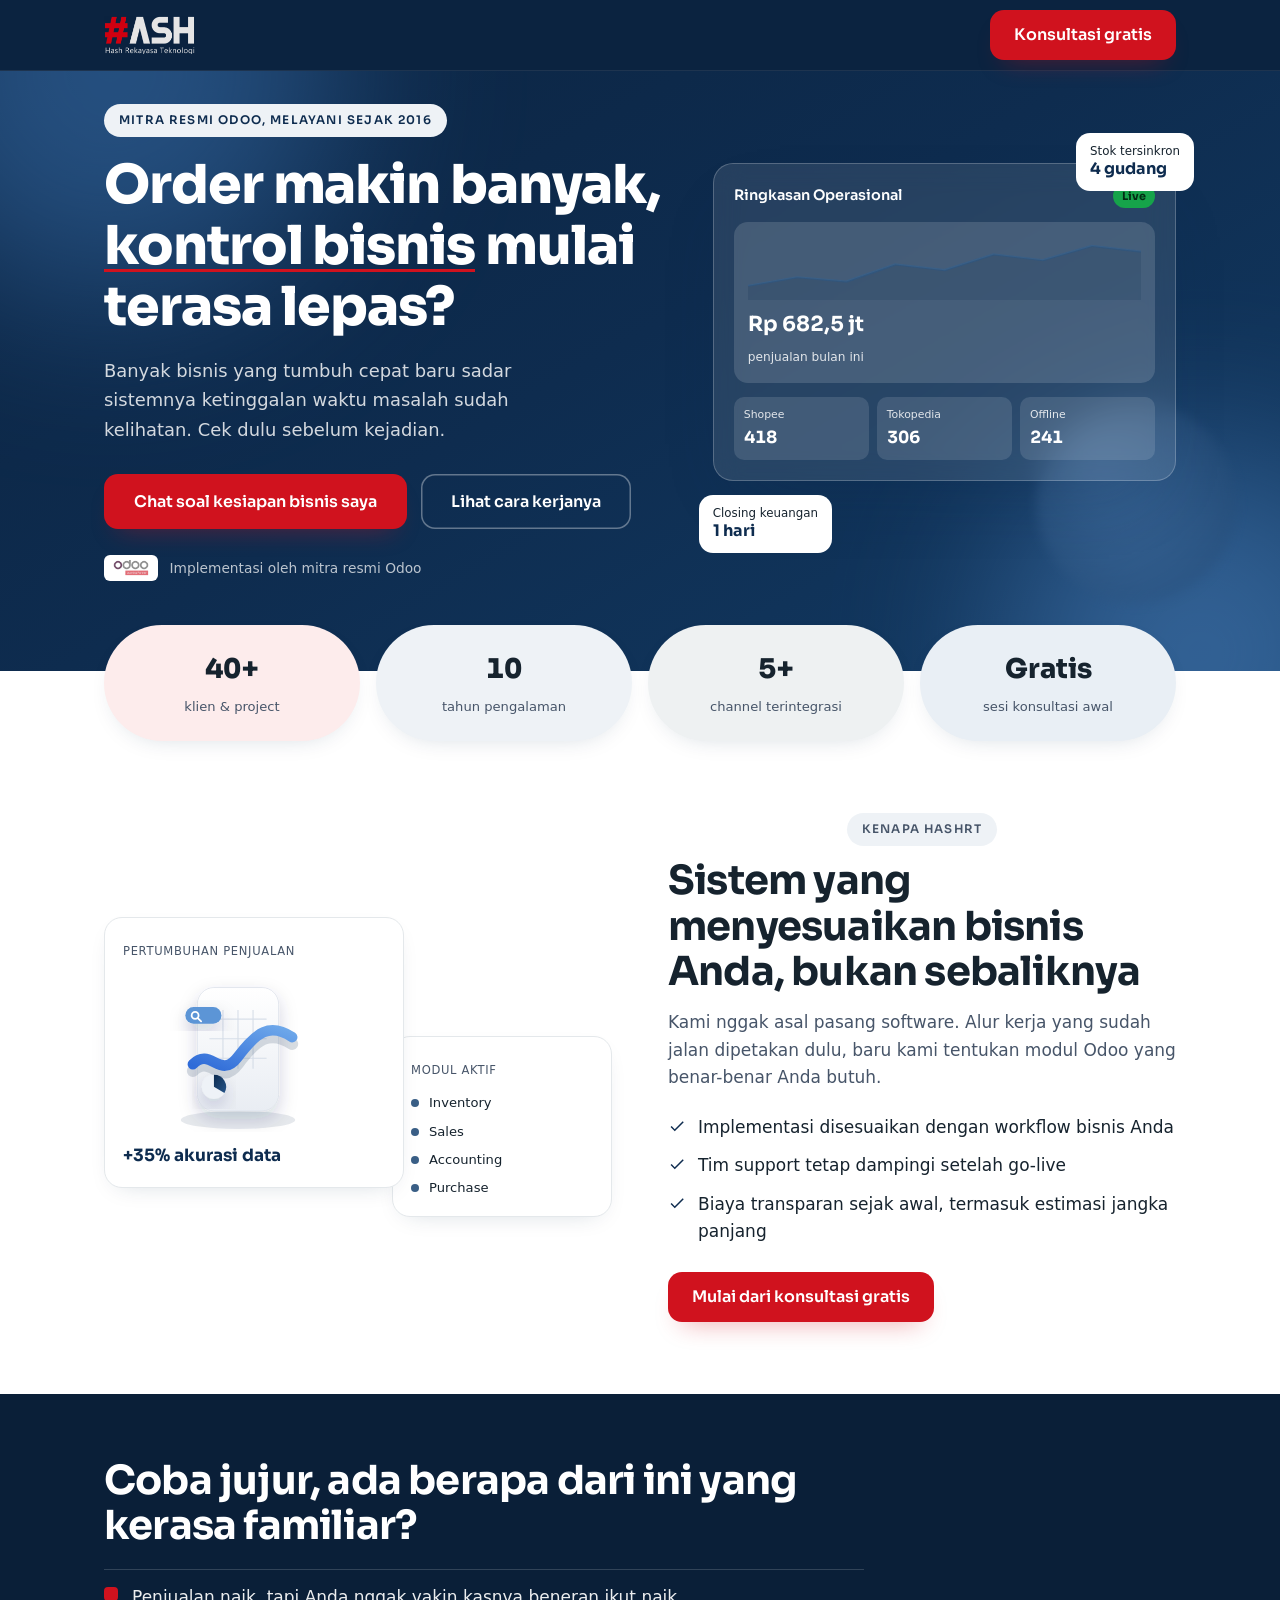
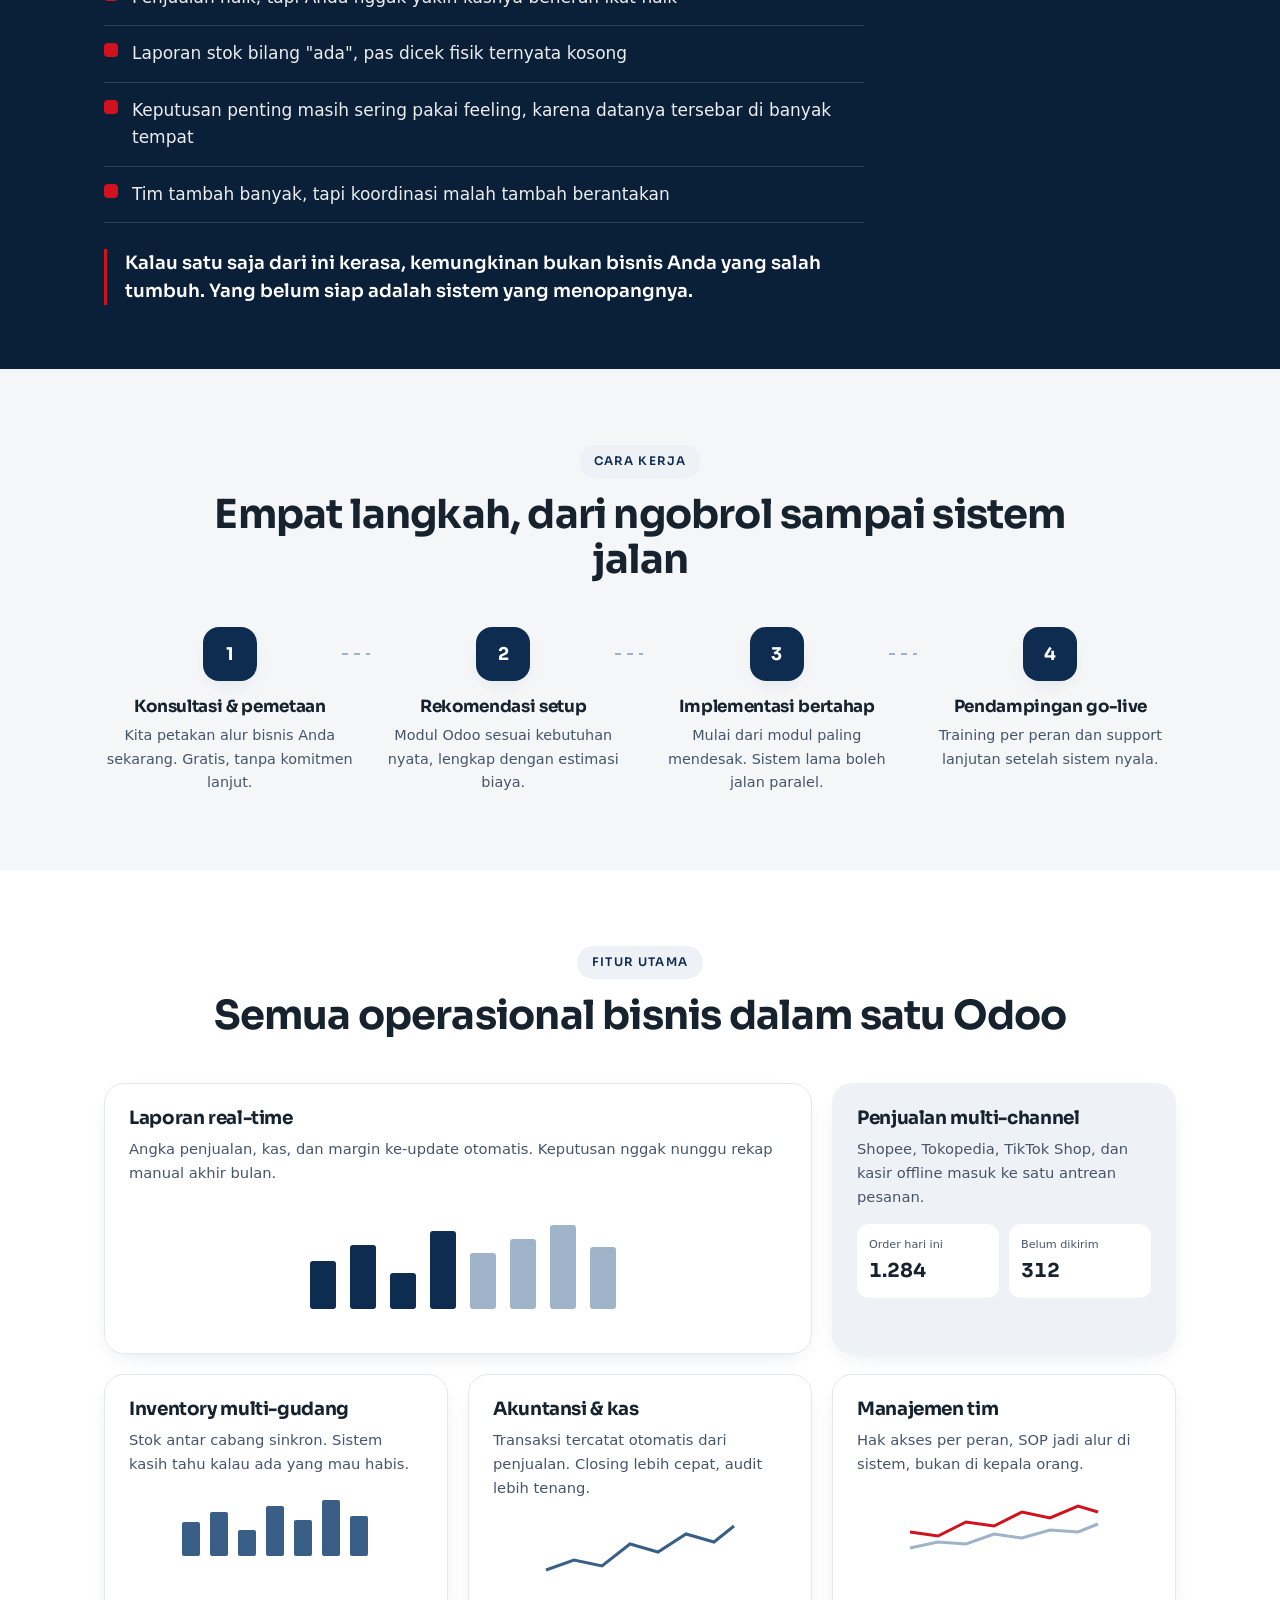
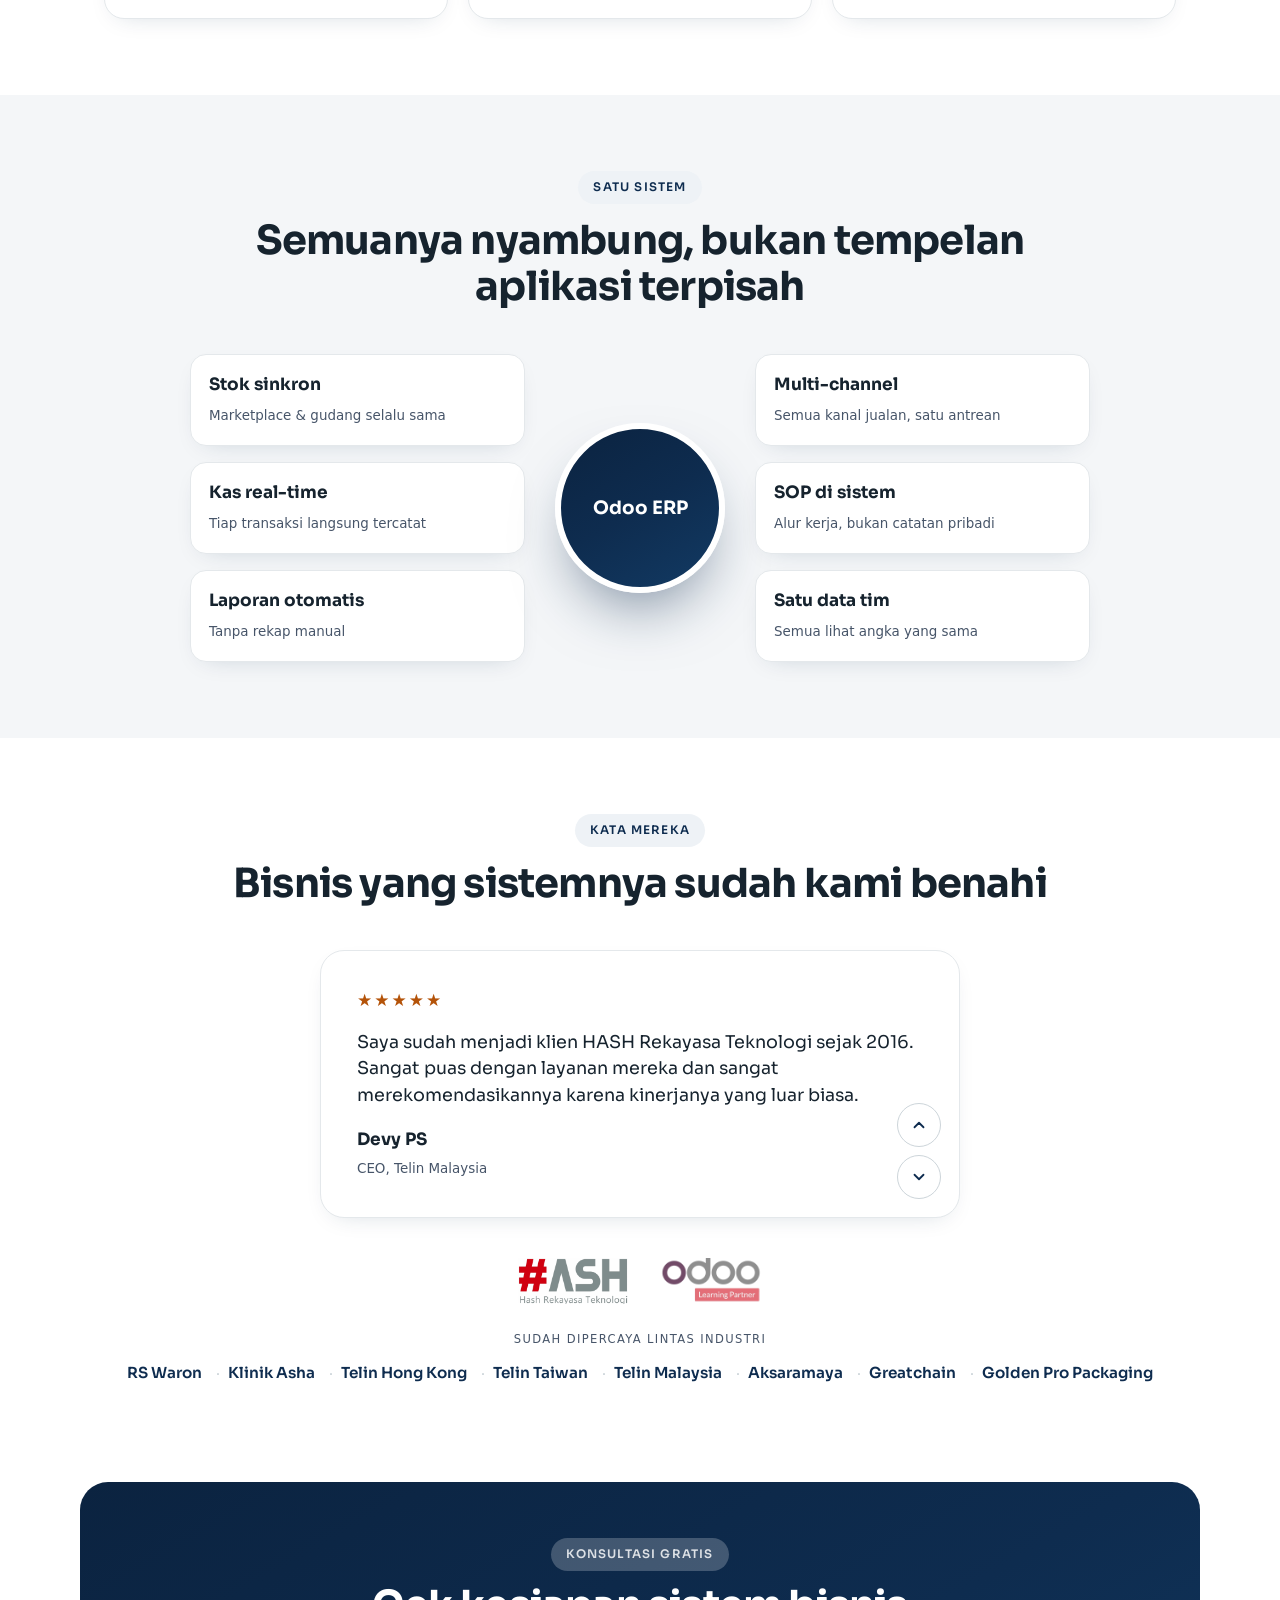
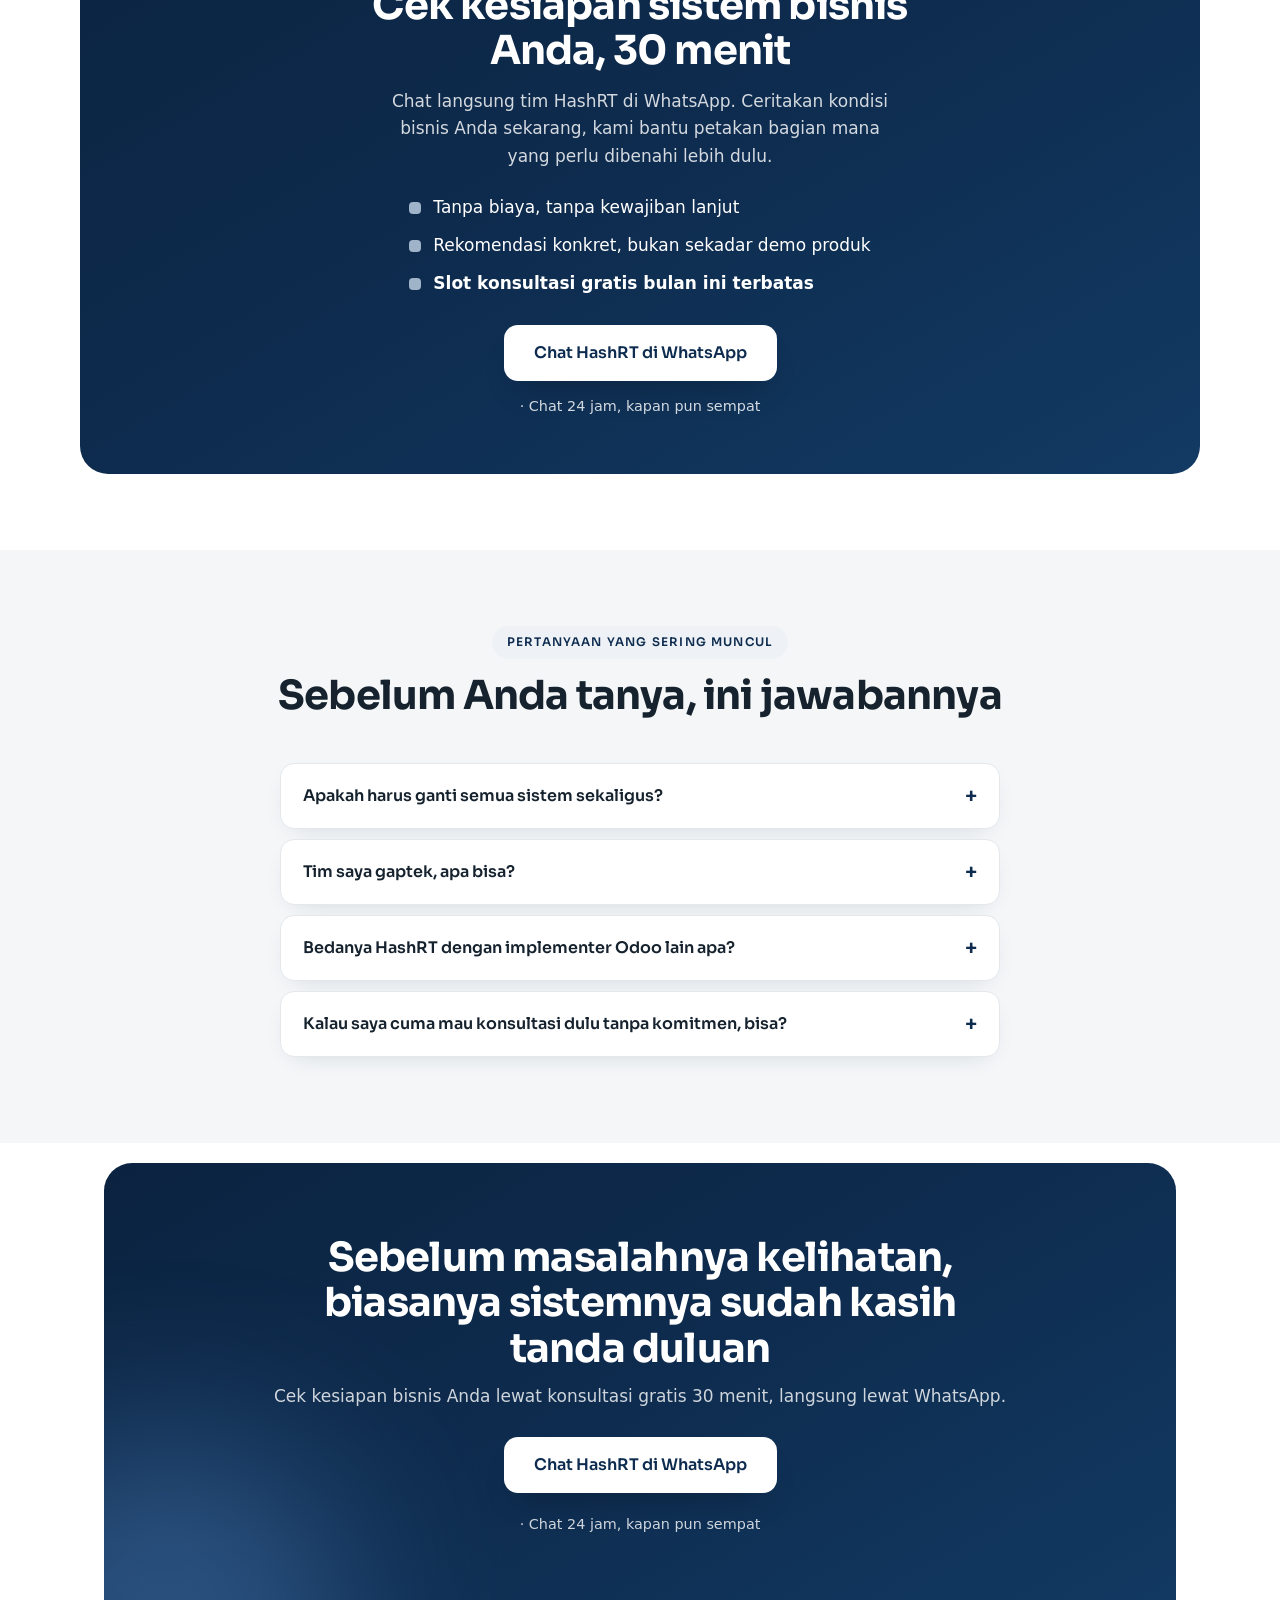
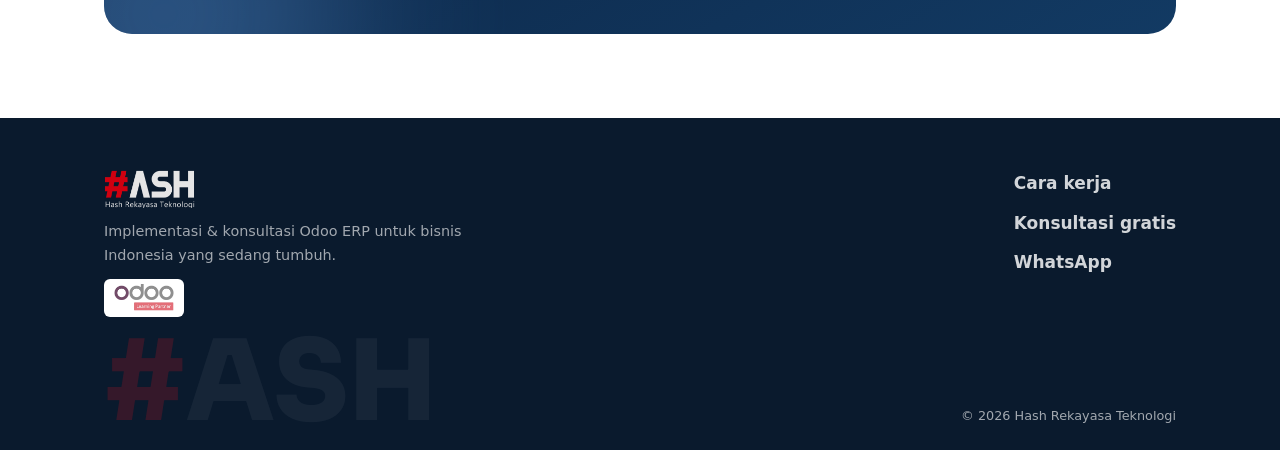
<file: index.html>
<!doctype html>
<html lang="id">
<head>
<meta charset="utf-8" />
<meta name="viewport" content="width=device-width, initial-scale=1" />
<link rel="icon" href="/favicon.svg" type="image/svg+xml" />

<!-- Buka koneksi ke server tracking sejak awal. Waktu tombol WhatsApp diklik,
     DNS + TLS sudah beres, jadi event konversi langsung terkirim tanpa nunggu
     handshake — penting di HP karena browser cepat ke-background begitu
     aplikasi WhatsApp kebuka. -->
<link rel="preconnect" href="https://www.googletagmanager.com" crossorigin />
<link rel="preconnect" href="https://connect.facebook.net" crossorigin />
<link rel="preconnect" href="https://www.facebook.com" crossorigin />

<!-- Google Tag Manager -->
<script>(function(w,d,s,l,i){w[l]=w[l]||[];w[l].push({'gtm.start':
new Date().getTime(),event:'gtm.js'});var f=d.getElementsByTagName(s)[0],
j=d.createElement(s),dl=l!='dataLayer'?'&l='+l:'';j.async=true;j.src=
'https://www.googletagmanager.com/gtm.js?id='+i+dl;f.parentNode.insertBefore(j,f);
})(window,document,'script','dataLayer','GTM-NKPFBLZN');</script>
<!-- End Google Tag Manager -->
<title>HashRT - Cek Kesiapan Sistem Bisnis Anda</title>
<meta name="description" content="Bisnis tumbuh cepat, sistem sering ketinggalan. Diskusi gratis bareng HashRT soal kesiapan Odoo ERP untuk bisnis multi cabang & multi channel." />
<link rel="canonical" href="./" />

<meta property="og:type" content="website" />
<meta property="og:title" content="HashRT - Cek Kesiapan Sistem Bisnis Anda" />
<meta property="og:description" content="Order makin banyak, kontrol bisnis mulai terasa lepas? Cek kesiapan sistemnya sebelum jadi masalah." />
<meta property="og:image" content="assets/og-image.webp" />
<meta property="og:image:width" content="1920" />
<meta property="og:image:height" content="1080" />
<meta name="twitter:card" content="summary_large_image" />

<link rel="preconnect" href="https://fonts.googleapis.com" />
<link rel="preconnect" href="https://fonts.gstatic.com" crossorigin />
<link href="https://fonts.googleapis.com/css2?family=Sora:wght@400;500;600;700;800&display=swap" rel="stylesheet" />
<link rel="stylesheet" href="styles.css" />
</head>
<body>
<!-- Google Tag Manager (noscript) -->
<noscript><iframe src="https://www.googletagmanager.com/ns.html?id=GTM-NKPFBLZN"
height="0" width="0" style="display:none;visibility:hidden"></iframe></noscript>
<!-- End Google Tag Manager (noscript) -->

<header class="topbar">
  <div class="wrap topbar__inner">
    <a class="brand" data-cta="logo" href="#top" aria-label="Hash Rekayasa Teknologi">
      <img class="brand__logo" src="assets/logo-white.webp" alt="Hash Rekayasa Teknologi" width="720" height="329"
           onload="this.nextElementSibling.hidden=true" onerror="this.remove()" />
      <span class="wordmark"><span class="hash">#</span>ASH</span>
    </a>
    <a class="btn btn--pill" data-fill="wa-link" href="https://wa.me/62818422230" target="_blank" rel="noopener" data-cta="topbar">Konsultasi gratis</a>
  </div>
</header>

<main id="top">

  <!-- ============ HERO ============ -->
  <section class="hero">
    <div class="hero__glow hero__glow--1" aria-hidden="true"></div>
    <div class="hero__glow hero__glow--2" aria-hidden="true"></div>
    <div class="wrap hero__grid">
      <div class="hero__copy">
        <p class="pill-tag">Mitra resmi Odoo, melayani sejak 2016</p>

        <h1 class="hero__headline">
          Order makin banyak, <span class="grad">kontrol bisnis</span> mulai terasa lepas?
        </h1>

        <p class="hero__sub">
          Banyak bisnis yang tumbuh cepat baru sadar sistemnya ketinggalan waktu masalah sudah kelihatan. Cek dulu sebelum kejadian.
        </p>

        <div class="hero__actions">
          <a class="btn btn--lg btn--pill" data-fill="wa-link" href="https://wa.me/62818422230" target="_blank" rel="noopener" data-cta="hero">Chat soal kesiapan bisnis saya</a>
          <a class="btn btn--ghost btn--lg btn--pill" href="#cara-kerja" data-cta="hero-secondary">Lihat cara kerjanya</a>
        </div>

        <p class="hero__note">
          <img src="assets/odoo-partner.webp" alt="Odoo Learning Partner" width="480" height="216" onerror="this.remove()" />
          <span>Implementasi oleh mitra resmi Odoo</span>
        </p>
      </div>

      <div class="hero__stage" aria-hidden="true">
        <div class="glass-card glass-card--main">
          <div class="glass-card__head">
            <span>Ringkasan Operasional</span><em>Live</em>
          </div>
          <div class="spark">
            <svg viewBox="0 0 240 90" preserveAspectRatio="none">
              <polyline points="0,70 30,58 60,64 90,40 120,48 150,26 180,34 210,14 240,22"
                        fill="none" stroke="#3a5f86" stroke-width="3"/>
              <polygon points="0,70 30,58 60,64 90,40 120,48 150,26 180,34 210,14 240,22 240,90 0,90" fill="rgba(14,44,79,.18)"/>
            </svg>
            <b>Rp 682,5 jt</b><span>penjualan bulan ini</span>
          </div>
          <div class="glass-card__rows">
            <div><span>Shopee</span><b>418</b></div>
            <div><span>Tokopedia</span><b>306</b></div>
            <div><span>Offline</span><b>241</b></div>
          </div>
        </div>
        <div class="chip chip--a">Stok tersinkron<br><b>4 gudang</b></div>
        <div class="chip chip--b">Closing keuangan<br><b>1 hari</b></div>
        <div class="orb" aria-hidden="true"></div>
      </div>
    </div>
  </section>

  <!-- ============ STATS PILLS ============ -->
  <section class="stats">
    <div class="wrap stats__row">
      <div class="stat-pill stat-pill--pink"><b data-fill="clients">40+</b><span>klien &amp; project</span></div>
      <div class="stat-pill stat-pill--violet"><b data-fill="years">10</b><span>tahun pengalaman</span></div>
      <div class="stat-pill stat-pill--mint"><b data-fill="channels">5+</b><span>channel terintegrasi</span></div>
      <div class="stat-pill stat-pill--sky"><b>Gratis</b><span>sesi konsultasi awal</span></div>
    </div>
  </section>

  <!-- ============ WHY ============ -->
  <section class="why">
    <div class="wrap why__grid">
      <div class="why__visual" aria-hidden="true">
        <div class="mini-panel mini-panel--1">
          <span class="mini-panel__label">Pertumbuhan penjualan</span>
          <svg class="mini-panel__art" viewBox="0 0 240 210" xmlns="http://www.w3.org/2000/svg" aria-hidden="true">
            <defs>
              <linearGradient id="mpFace" x1="0" y1="0" x2="0" y2="1">
                <stop offset="0" stop-color="#ffffff"/><stop offset="1" stop-color="#e9edf3"/>
              </linearGradient>
              <linearGradient id="mpLine" x1="0" y1="1" x2="1" y2="0">
                <stop offset="0" stop-color="#2f6bd8"/><stop offset="1" stop-color="#6ea8ea"/>
              </linearGradient>
              <linearGradient id="mpPie" x1="0" y1="0" x2="1" y2="1">
                <stop offset="0" stop-color="#0e2c4f"/><stop offset="1" stop-color="#26548a"/>
              </linearGradient>
              <filter id="mpSoft" x="-40%" y="-40%" width="180%" height="180%">
                <feDropShadow dx="0" dy="10" stdDeviation="12" flood-color="#0e2c4f" flood-opacity="0.18"/>
              </filter>
            </defs>
            <ellipse cx="120" cy="194" rx="76" ry="12" fill="#0e2c4f" opacity="0.10"/>
            <g filter="url(#mpSoft)">
              <rect x="66" y="18" width="108" height="164" rx="22" fill="url(#mpFace)" stroke="#dbe1ea"/>
            </g>
            <g stroke="#c9d3e0" stroke-width="1.5" opacity="0.7">
              <line x1="82" y1="60" x2="158" y2="60"/><line x1="82" y1="86" x2="158" y2="86"/><line x1="82" y1="112" x2="158" y2="112"/>
              <line x1="100" y1="48" x2="100" y2="126"/><line x1="120" y1="48" x2="120" y2="126"/><line x1="140" y1="48" x2="140" y2="126"/>
            </g>
            <path d="M60 120 C 84 96, 96 142, 120 110 S 162 64, 192 84" fill="none" stroke="#0e2c4f" stroke-opacity="0.16" stroke-width="16" stroke-linecap="round" transform="translate(0,9)"/>
            <path d="M60 120 C 84 96, 96 142, 120 110 S 162 64, 192 84" fill="none" stroke="url(#mpLine)" stroke-width="14" stroke-linecap="round"/>
            <g filter="url(#mpSoft)"><circle cx="88" cy="150" r="16" fill="#eef2f7"/></g>
            <path d="M88 150 L88 134 A16 16 0 0 1 102 158 Z" fill="url(#mpPie)"/>
            <g filter="url(#mpSoft)"><rect x="50" y="44" width="48" height="22" rx="11" fill="#5c95d6"/></g>
            <circle cx="63" cy="55" r="4.6" fill="none" stroke="#fff" stroke-width="2.4"/>
            <line x1="66.5" y1="58.5" x2="71" y2="63" stroke="#fff" stroke-width="2.4" stroke-linecap="round"/>
          </svg>
          <b>+35% akurasi data</b>
        </div>
        <div class="mini-panel mini-panel--2">
          <span class="mini-panel__label">Modul aktif</span>
          <ul>
            <li>Inventory</li><li>Sales</li><li>Accounting</li><li>Purchase</li>
          </ul>
        </div>
      </div>
      <div class="why__copy">
        <p class="pill-tag pill-tag--center">Kenapa HashRT</p>
        <h2>Sistem yang menyesuaikan bisnis Anda, bukan sebaliknya</h2>
        <p>Kami nggak asal pasang software. Alur kerja yang sudah jalan dipetakan dulu, baru kami tentukan modul Odoo yang benar-benar Anda butuh.</p>
        <ul class="ticks">
          <li>Implementasi disesuaikan dengan workflow bisnis Anda</li>
          <li>Tim support tetap dampingi setelah go-live</li>
          <li>Biaya transparan sejak awal, termasuk estimasi jangka panjang</li>
        </ul>
        <a class="btn btn--pill" data-fill="wa-link" href="https://wa.me/62818422230" target="_blank" rel="noopener" data-cta="why">Mulai dari konsultasi gratis</a>
      </div>
    </div>
  </section>

  <!-- ============ PROBLEM ============ -->
  <section class="problem">
    <div class="wrap">
      <div class="problem__card">
        <h2>Coba jujur, ada berapa dari ini yang kerasa familiar?</h2>
        <ul class="checklist">
          <li>Penjualan naik, tapi Anda nggak yakin kasnya beneran ikut naik</li>
          <li>Laporan stok bilang "ada", pas dicek fisik ternyata kosong</li>
          <li>Keputusan penting masih sering pakai feeling, karena datanya tersebar di banyak tempat</li>
          <li>Tim tambah banyak, tapi koordinasi malah tambah berantakan</li>
        </ul>
        <p class="problem__punch">Kalau satu saja dari ini kerasa, kemungkinan bukan bisnis Anda yang salah tumbuh. Yang belum siap adalah sistem yang menopangnya.</p>
      </div>
    </div>
  </section>

  <!-- ============ PROCESS ============ -->
  <section class="process" id="cara-kerja">
    <div class="wrap">
      <p class="pill-tag pill-tag--center">Cara kerja</p>
      <h2 class="center">Empat langkah, dari ngobrol sampai sistem jalan</h2>
      <ol class="process__steps">
        <li>
          <span class="process__icon">1</span>
          <h3>Konsultasi &amp; pemetaan</h3>
          <p>Kita petakan alur bisnis Anda sekarang. Gratis, tanpa komitmen lanjut.</p>
        </li>
        <li>
          <span class="process__icon">2</span>
          <h3>Rekomendasi setup</h3>
          <p>Modul Odoo sesuai kebutuhan nyata, lengkap dengan estimasi biaya.</p>
        </li>
        <li>
          <span class="process__icon">3</span>
          <h3>Implementasi bertahap</h3>
          <p>Mulai dari modul paling mendesak. Sistem lama boleh jalan paralel.</p>
        </li>
        <li>
          <span class="process__icon">4</span>
          <h3>Pendampingan go-live</h3>
          <p>Training per peran dan support lanjutan setelah sistem nyala.</p>
        </li>
      </ol>
    </div>
  </section>

  <!-- ============ FEATURES ============ -->
  <section class="features">
    <div class="wrap">
      <p class="pill-tag pill-tag--center">Fitur utama</p>
      <h2 class="center">Semua operasional bisnis dalam satu Odoo</h2>

      <div class="feat-grid">
        <article class="feat feat--wide">
          <h3>Laporan real-time</h3>
          <p>Angka penjualan, kas, dan margin ke-update otomatis. Keputusan nggak nunggu rekap manual akhir bulan.</p>
          <svg class="chart" viewBox="0 0 320 120" role="img" aria-label="Grafik pendapatan bulanan">
            <g fill="#0e2c4f">
              <rect x="12" y="60" width="26" height="48" rx="3"/>
              <rect x="52" y="44" width="26" height="64" rx="3"/>
              <rect x="92" y="72" width="26" height="36" rx="3"/>
              <rect x="132" y="30" width="26" height="78" rx="3"/>
            </g>
            <g fill="#9fb4c9">
              <rect x="172" y="52" width="26" height="56" rx="3"/>
              <rect x="212" y="38" width="26" height="70" rx="3"/>
              <rect x="252" y="24" width="26" height="84" rx="3"/>
              <rect x="292" y="46" width="26" height="62" rx="3"/>
            </g>
          </svg>
        </article>

        <article class="feat feat--pay">
          <h3>Penjualan multi-channel</h3>
          <p>Shopee, Tokopedia, TikTok Shop, dan kasir offline masuk ke satu antrean pesanan.</p>
          <div class="feat__mini">
            <div><span>Order hari ini</span><b>1.284</b></div>
            <div><span>Belum dikirim</span><b>312</b></div>
          </div>
        </article>

        <article class="feat">
          <h3>Inventory multi-gudang</h3>
          <p>Stok antar cabang sinkron. Sistem kasih tahu kalau ada yang mau habis.</p>
          <svg class="chart chart--sm" viewBox="0 0 200 70" aria-hidden="true"><g fill="#3a5f86"><rect x="6" y="30" width="18" height="34" rx="2"/><rect x="34" y="20" width="18" height="44" rx="2"/><rect x="62" y="38" width="18" height="26" rx="2"/><rect x="90" y="14" width="18" height="50" rx="2"/><rect x="118" y="28" width="18" height="36" rx="2"/><rect x="146" y="8" width="18" height="56" rx="2"/><rect x="174" y="24" width="18" height="40" rx="2"/></g></svg>
        </article>

        <article class="feat">
          <h3>Akuntansi &amp; kas</h3>
          <p>Transaksi tercatat otomatis dari penjualan. Closing lebih cepat, audit lebih tenang.</p>
          <svg class="chart chart--sm" viewBox="0 0 200 70" aria-hidden="true"><polyline points="6,54 34,44 62,50 90,28 118,36 146,18 174,26 194,10" fill="none" stroke="#3a5f86" stroke-width="3"/></svg>
        </article>

        <article class="feat">
          <h3>Manajemen tim</h3>
          <p>Hak akses per peran, SOP jadi alur di sistem, bukan di kepala orang.</p>
          <svg class="chart chart--sm" viewBox="0 0 200 70" aria-hidden="true"><polyline points="6,40 34,44 62,30 90,34 118,20 146,26 174,14 194,20" fill="none" stroke="#d0121e" stroke-width="3"/><polyline points="6,56 34,50 62,52 90,42 118,46 146,38 174,40 194,32" fill="none" stroke="#9fb4c9" stroke-width="3"/></svg>
        </article>
      </div>
    </div>
  </section>

  <!-- ============ HUB ============ -->
  <section class="hub">
    <div class="wrap">
      <p class="pill-tag pill-tag--center">Satu sistem</p>
      <h2 class="center">Semuanya nyambung, bukan tempelan aplikasi terpisah</h2>

      <div class="hub__wheel">
        <div class="hub__col">
          <div class="hub__node"><b>Stok sinkron</b><span>Marketplace &amp; gudang selalu sama</span></div>
          <div class="hub__node"><b>Kas real-time</b><span>Tiap transaksi langsung tercatat</span></div>
          <div class="hub__node"><b>Laporan otomatis</b><span>Tanpa rekap manual</span></div>
        </div>
        <div class="hub__center">
          <span>Odoo ERP</span>
        </div>
        <div class="hub__col">
          <div class="hub__node"><b>Multi-channel</b><span>Semua kanal jualan, satu antrean</span></div>
          <div class="hub__node"><b>SOP di sistem</b><span>Alur kerja, bukan catatan pribadi</span></div>
          <div class="hub__node"><b>Satu data tim</b><span>Semua lihat angka yang sama</span></div>
        </div>
      </div>
    </div>
  </section>

  <!-- ============ TESTIMONIALS ============ -->
  <section class="testi">
    <div class="wrap">
      <p class="pill-tag pill-tag--center">Kata mereka</p>
      <h2 class="center">Bisnis yang sistemnya sudah kami benahi</h2>

      <div class="testi__slider" data-fill="testimonials" role="group" aria-roledescription="carousel" aria-label="Testimoni klien">
        <div class="testi__track" aria-live="polite">
          <figure class="testi__slide is-active" role="group" aria-roledescription="slide" aria-label="1 dari 2">
            <div class="stars" role="img" aria-label="Penilaian 5 dari 5">★★★★★</div>
            <blockquote>Saya sudah menjadi klien HASH Rekayasa Teknologi sejak 2016. Sangat puas dengan layanan mereka dan sangat merekomendasikannya karena kinerjanya yang luar biasa.</blockquote>
            <figcaption><b>Devy PS</b><span>CEO, Telin Malaysia</span></figcaption>
          </figure>
          <figure class="testi__slide" role="group" aria-roledescription="slide" aria-label="2 dari 2">
            <div class="stars" role="img" aria-label="Penilaian 5 dari 5">★★★★★</div>
            <blockquote>Yang membedakan HASH adalah kemampuannya memahami kebutuhan spesifik kami dan menyesuaikan solusinya. Hasilnya pas dengan kebutuhan perusahaan dan selalu melampaui ekspektasi.</blockquote>
            <figcaption><b>Kartia Rausen</b><span>CEO, Telin Taiwan</span></figcaption>
          </figure>
        </div>
        <div class="testi__nav">
          <button type="button" data-testi="prev" aria-label="Testimoni sebelumnya">
            <svg viewBox="0 0 24 24" aria-hidden="true"><path d="M18 15l-6-6-6 6"/></svg>
          </button>
          <button type="button" data-testi="next" aria-label="Testimoni berikutnya">
            <svg viewBox="0 0 24 24" aria-hidden="true"><path d="M6 9l6 6 6-6"/></svg>
          </button>
        </div>
      </div>

      <div class="partners">
        <img src="assets/logo-color.webp" alt="Hash Rekayasa Teknologi" width="720" height="329" onerror="this.remove()" />
        <img src="assets/odoo-partner.webp" alt="Odoo Learning Partner" width="480" height="216" onerror="this.remove()" />
      </div>

      <div class="clients">
        <p class="clients__label">Sudah dipercaya lintas industri</p>
        <ul class="clients__list">
          <li>RS Waron</li>
          <li>Klinik Asha</li>
          <li>Telin Hong Kong</li>
          <li>Telin Taiwan</li>
          <li>Telin Malaysia</li>
          <li>Aksaramaya</li>
          <li>Greatchain</li>
          <li>Golden Pro Packaging</li>
        </ul>
      </div>
    </div>
  </section>

  <!-- ============ WHATSAPP CTA ============ -->
  <section class="lead" id="kontak">
    <div class="lead__band">
      <div class="lead__cta">
        <p class="pill-tag pill-tag--light">Konsultasi gratis</p>
        <h2>Cek kesiapan sistem bisnis Anda, 30 menit</h2>
        <p>Chat langsung tim HashRT di WhatsApp. Ceritakan kondisi bisnis Anda sekarang, kami bantu petakan bagian mana yang perlu dibenahi lebih dulu.</p>
        <ul class="lead__list">
          <li>Tanpa biaya, tanpa kewajiban lanjut</li>
          <li>Rekomendasi konkret, bukan sekadar demo produk</li>
          <li class="lead__slot" data-fill="urgency">Slot konsultasi gratis bulan ini terbatas</li>
        </ul>
        <a class="btn btn--lg btn--pill btn--invert" data-fill="wa-link" href="https://wa.me/62818422230" target="_blank" rel="noopener" data-cta="lead">Chat HashRT di WhatsApp</a>
        <p class="lead__contact"><span data-fill="wa-hours">· Chat 24 jam, kapan pun sempat</span></p>
      </div>
    </div>
  </section>

  <!-- ============ FAQ ============ -->
  <section class="faq">
    <div class="wrap">
      <p class="pill-tag pill-tag--center">Pertanyaan yang sering muncul</p>
      <h2 class="center">Sebelum Anda tanya, ini jawabannya</h2>
      <div class="acc">
        <details>
          <summary>Apakah harus ganti semua sistem sekaligus?</summary>
          <div class="acc__body"><p>Tidak. Kita mulai dari modul yang paling mendesak, lalu tambah bertahap setelah tim terbiasa. Sistem lama bisa jalan paralel selama masa transisi.</p></div>
        </details>
        <details>
          <summary>Tim saya gaptek, apa bisa?</summary>
          <div class="acc__body"><p>Bisa. Kami sediakan training per peran dan pendampingan setelah go-live, jadi tim belajar sambil sistemnya benar-benar dipakai.</p></div>
        </details>
        <details>
          <summary>Bedanya HashRT dengan implementer Odoo lain apa?</summary>
          <div class="acc__body"><p>Implementasi mengikuti workflow bisnis Anda, support tetap mendampingi setelah go-live, dan biaya transparan sejak awal termasuk estimasi jangka panjang.</p></div>
        </details>
        <details>
          <summary>Kalau saya cuma mau konsultasi dulu tanpa komitmen, bisa?</summary>
          <div class="acc__body"><p>Bisa. Konsultasi awal gratis dan tanpa kewajiban lanjut. Kalau memang belum butuh sekarang, kami bilang apa adanya.</p></div>
        </details>
      </div>
    </div>
  </section>

  <!-- ============ FINAL CTA ============ -->
  <section class="final">
    <div class="wrap">
      <div class="final__card">
        <div class="final__glow" aria-hidden="true"></div>
        <h2>Sebelum masalahnya kelihatan, biasanya sistemnya sudah kasih tanda duluan</h2>
        <p>Cek kesiapan bisnis Anda lewat konsultasi gratis 30 menit, langsung lewat WhatsApp.</p>
        <a class="btn btn--lg btn--pill btn--invert" data-fill="wa-link" href="https://wa.me/62818422230" target="_blank" rel="noopener" data-cta="final">Chat HashRT di WhatsApp</a>
        <p class="final__contact"><span data-fill="wa-hours">· Chat 24 jam, kapan pun sempat</span></p>
      </div>
    </div>
  </section>
</main>

<footer class="foot">
  <div class="wrap foot__inner">
    <div class="foot__brand">
      <img class="foot__logo" src="assets/logo-white.webp" alt="Hash Rekayasa Teknologi" width="720" height="329"
           onload="this.nextElementSibling.hidden=true" onerror="this.remove()" />
      <span class="wordmark"><span class="hash">#</span>ASH</span>
      <p>Implementasi &amp; konsultasi Odoo ERP untuk bisnis Indonesia yang sedang tumbuh.</p>
      <img class="foot__badge" src="assets/odoo-partner.webp" alt="Odoo Learning Partner" width="480" height="216" onerror="this.remove()" />
    </div>
    <nav class="foot__nav" aria-label="Navigasi footer">
      <a href="#cara-kerja" data-cta="foot-cara-kerja">Cara kerja</a>
      <a href="#kontak" data-cta="foot-kontak">Konsultasi gratis</a>
      <a data-fill="wa-link" data-cta="foot-whatsapp" href="https://wa.me/62818422230" target="_blank" rel="noopener">WhatsApp</a>
    </nav>
  </div>
  <div class="wrap foot__base">
    <span class="foot__wm" aria-hidden="true"><span class="hash">#</span>ASH</span>
    <p>© <span id="year"></span> Hash Rekayasa Teknologi</p>
  </div>
</footer>

<script src="config.js"></script>
<script src="script.js"></script>
</body>
</html>
</file>
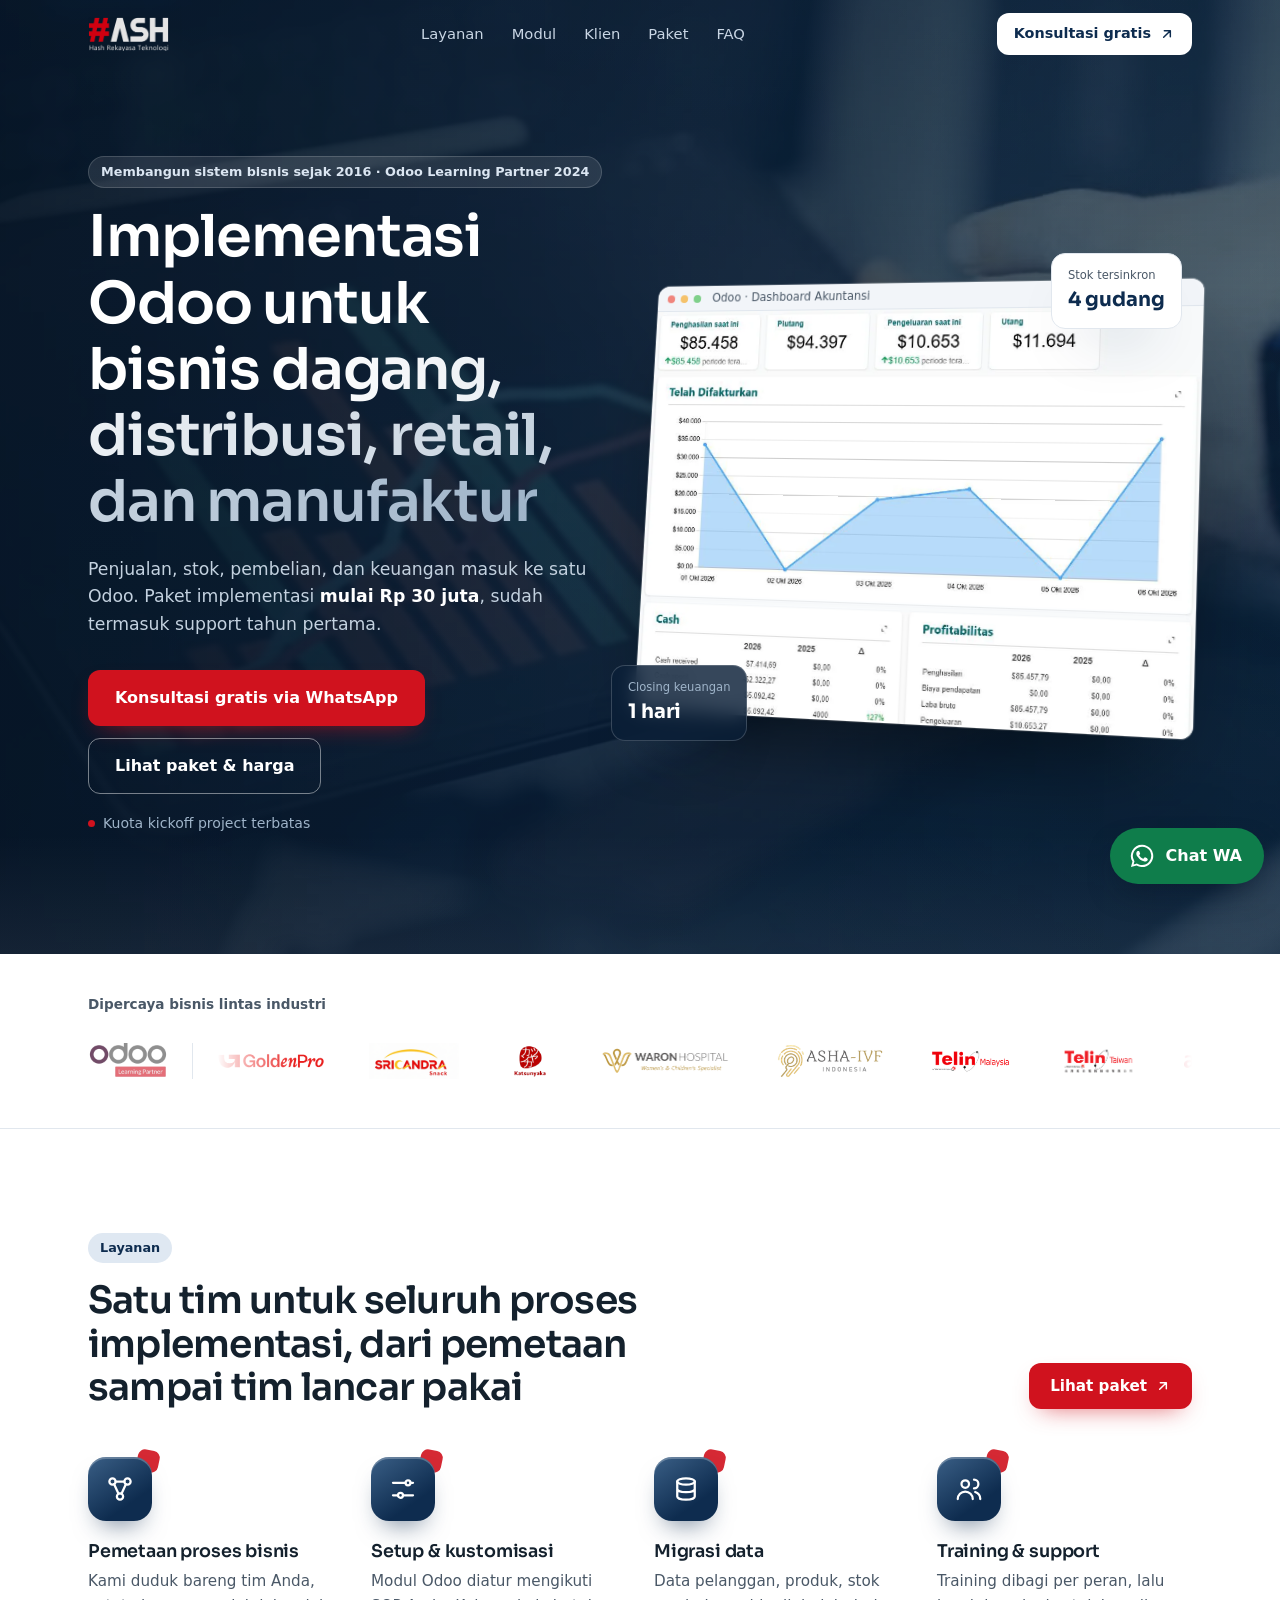
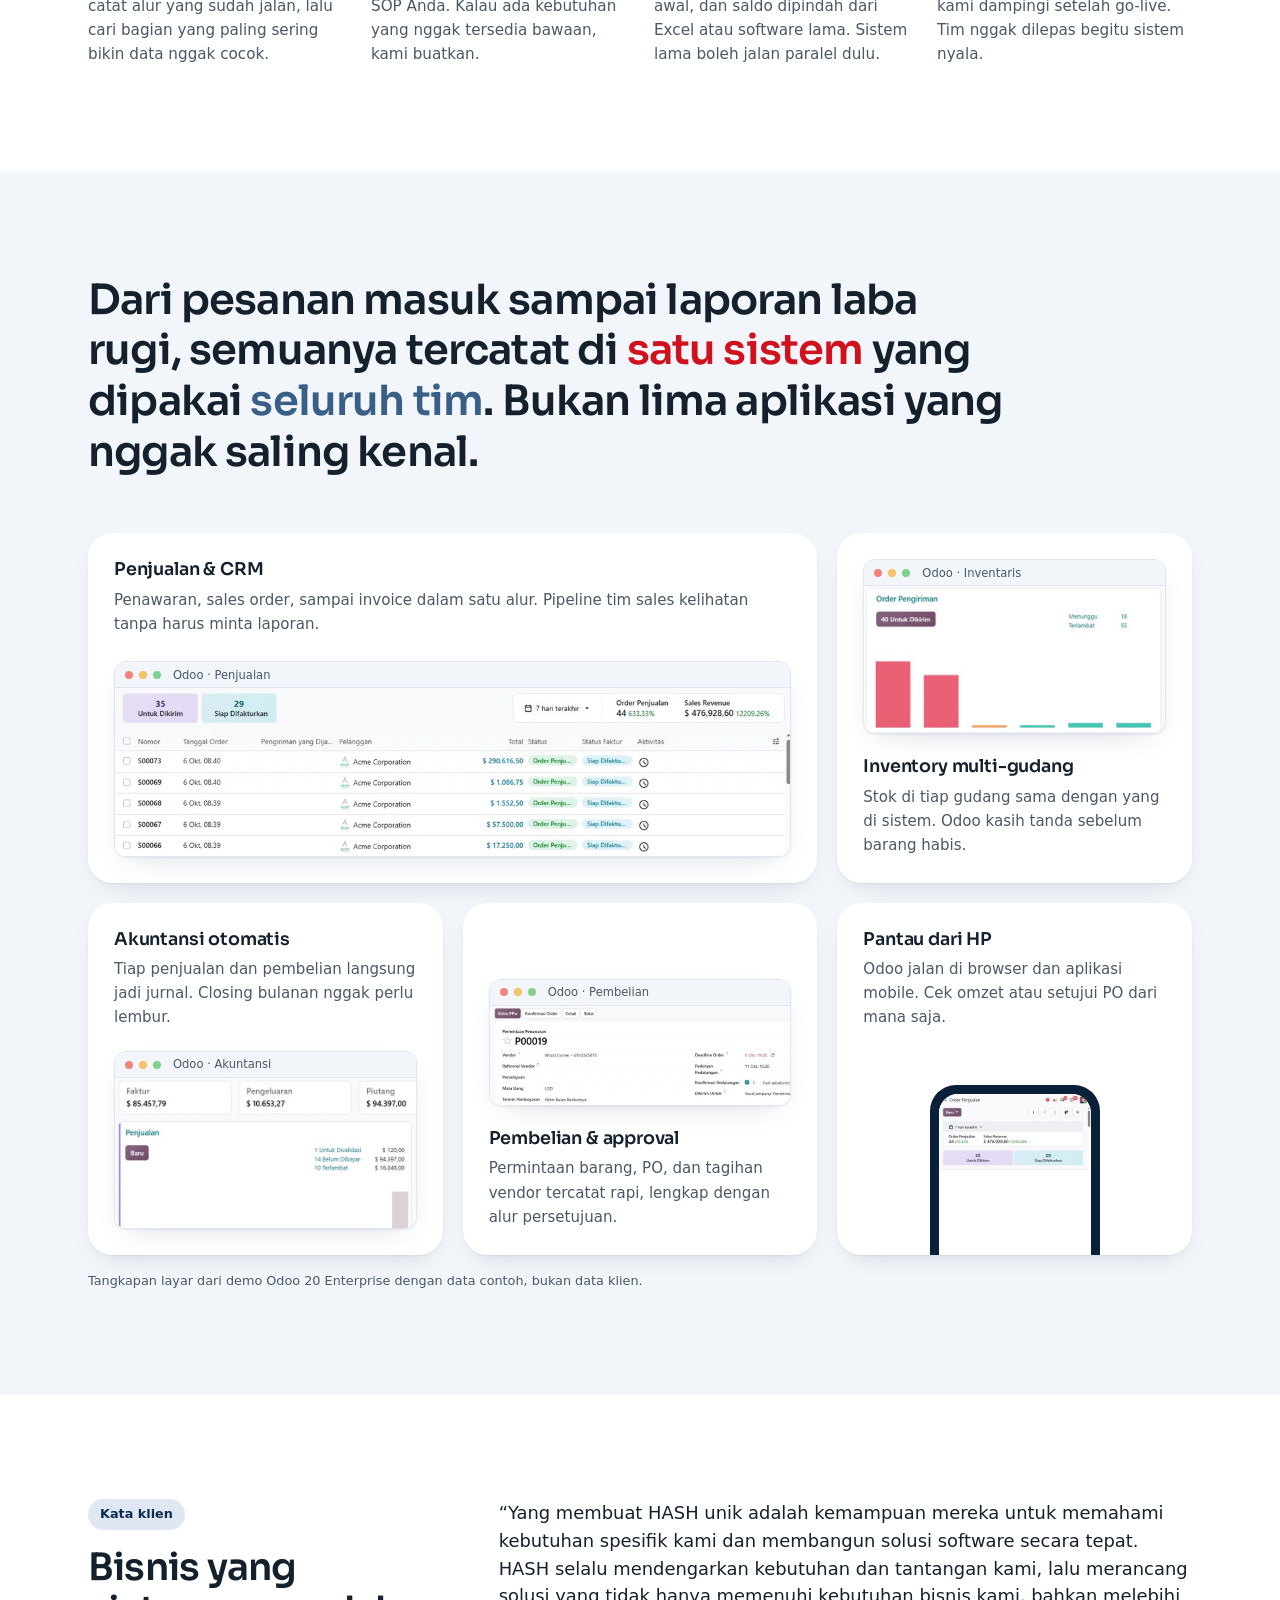
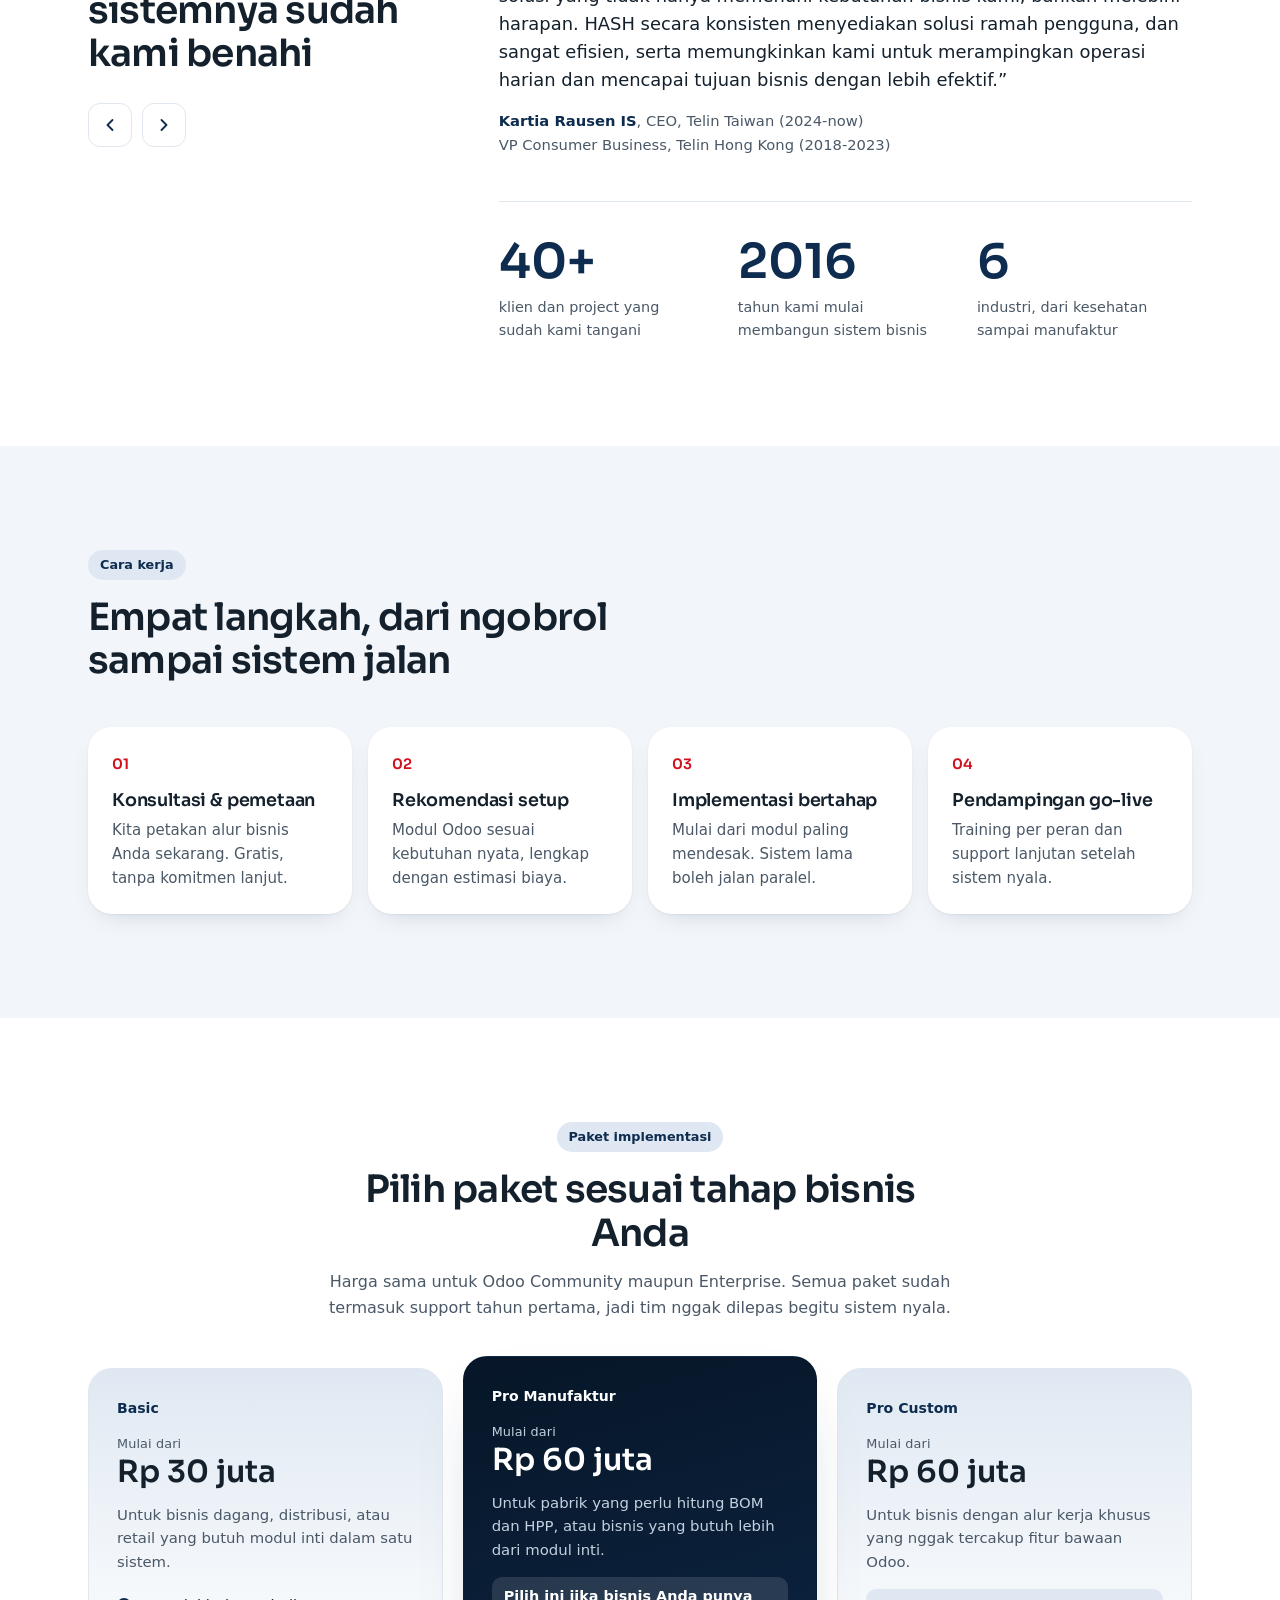
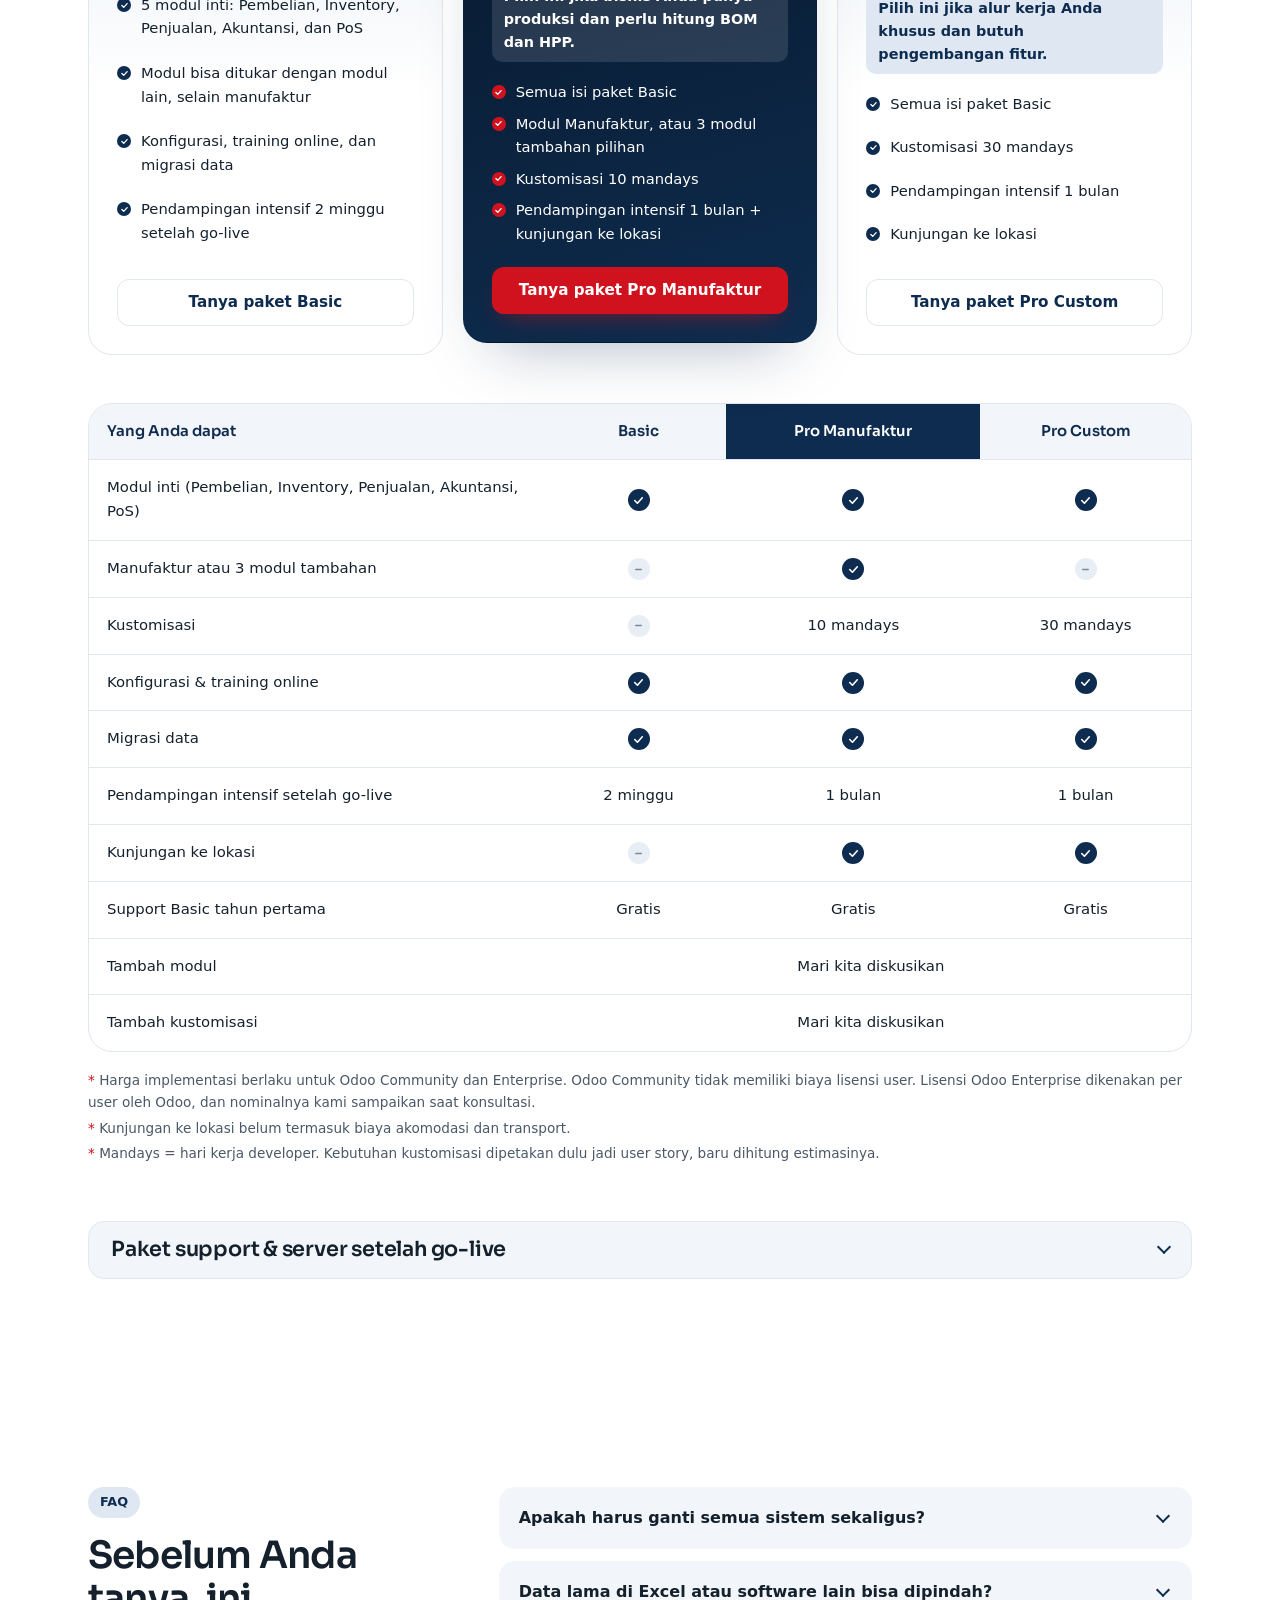
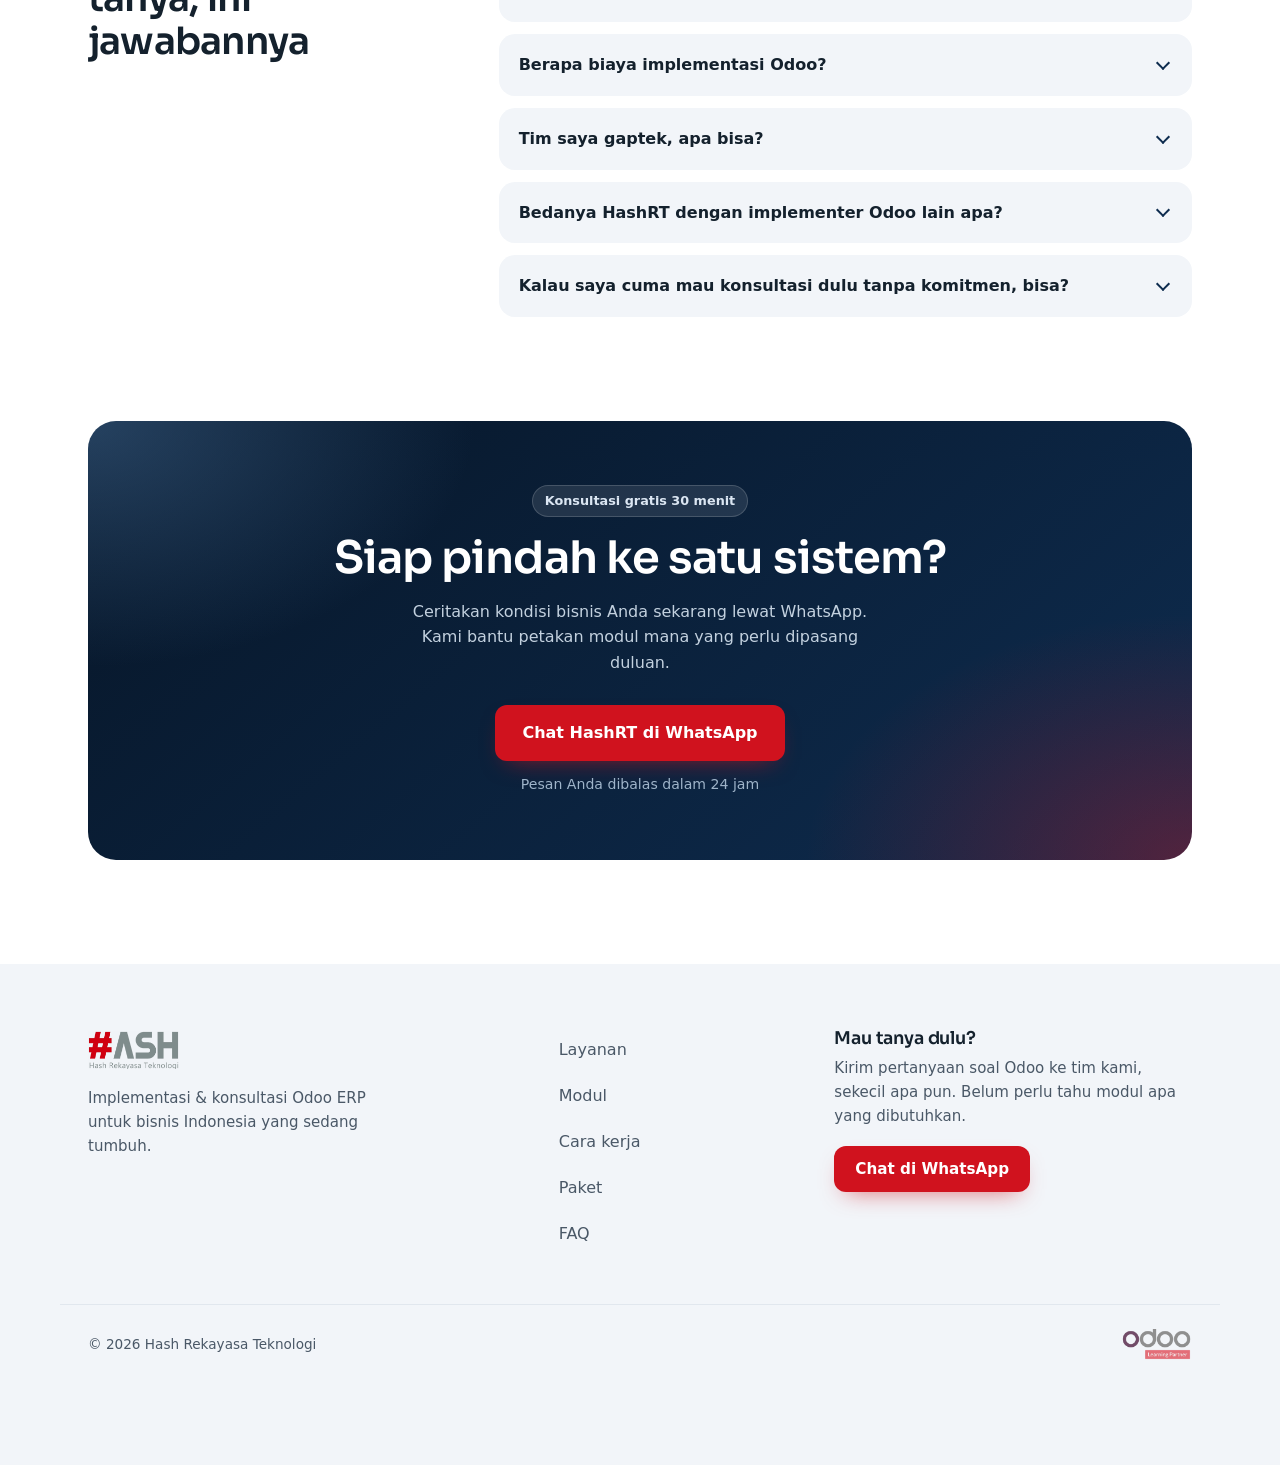
<file: implementasi-odoo/index.html>
<!doctype html>
<html lang="id">
<head>
<meta charset="utf-8" />
<meta name="viewport" content="width=device-width, initial-scale=1" />
<link rel="icon" href="/favicon.svg" type="image/svg+xml" />

<link rel="preconnect" href="https://www.googletagmanager.com" crossorigin />
<link rel="preconnect" href="https://connect.facebook.net" crossorigin />
<link rel="preconnect" href="https://www.facebook.com" crossorigin />

<!-- Google Tag Manager -->
<script>(function(w,d,s,l,i){w[l]=w[l]||[];w[l].push({'gtm.start':
new Date().getTime(),event:'gtm.js'});var f=d.getElementsByTagName(s)[0],
j=d.createElement(s),dl=l!='dataLayer'?'&l='+l:'';j.async=true;j.src=
'https://www.googletagmanager.com/gtm.js?id='+i+dl;f.parentNode.insertBefore(j,f);
})(window,document,'script','dataLayer','GTM-NKPFBLZN');</script>
<!-- End Google Tag Manager -->
<title>HashRT - Jasa Implementasi Odoo ERP untuk Bisnis Indonesia</title>
<meta name="description" content="Implementasi Odoo yang ikut cara kerja bisnis Anda. Pemetaan proses, setup modul, migrasi data, training, dan support setelah go-live dari tim yang membangun sistem bisnis sejak 2016 dan Odoo Learning Partner sejak 2024." />
<link rel="canonical" href="https://promo.hash.id/implementasi-odoo/" />

<meta property="og:type" content="website" />
<meta property="og:title" content="HashRT - Jasa Implementasi Odoo ERP" />
<meta property="og:description" content="Penjualan, stok, pembelian, dan keuangan dalam satu Odoo. Konsultasi gratis 30 menit lewat WhatsApp." />
<meta property="og:image" content="../assets/og-image.webp" />
<meta property="og:image:width" content="1920" />
<meta property="og:image:height" content="1080" />
<meta name="twitter:card" content="summary_large_image" />

<link rel="preconnect" href="https://fonts.googleapis.com" />
<link rel="preconnect" href="https://fonts.gstatic.com" crossorigin />
<link href="https://fonts.googleapis.com/css2?family=Sora:wght@400;500;600;700&display=swap" rel="stylesheet" />
<link rel="stylesheet" href="implementasi.css" />
</head>
<body>
<!-- Google Tag Manager (noscript) -->
<noscript><iframe src="https://www.googletagmanager.com/ns.html?id=GTM-NKPFBLZN"
height="0" width="0" style="display:none;visibility:hidden"></iframe></noscript>
<!-- End Google Tag Manager (noscript) -->

<a class="skip" href="#top">Lewati ke konten</a>

<header class="topbar">
  <div class="wrap topbar__inner">
    <a class="brand" data-cta="logo" href="#top" aria-label="Hash Rekayasa Teknologi">
      <img class="brand__logo" src="../assets/logo-white.webp" alt="Hash Rekayasa Teknologi" width="720" height="329"
           onload="this.nextElementSibling.hidden=true" onerror="this.remove()" />
      <span class="wordmark"><span class="hash">#</span>ASH</span>
    </a>
    <nav class="nav" aria-label="Navigasi utama">
      <a href="#layanan">Layanan</a>
      <a href="#modul">Modul</a>
      <a href="#klien">Klien</a>
      <a href="#paket">Paket</a>
      <a href="#faq">FAQ</a>
    </nav>
    <a class="btn btn--light btn--sm" data-fill="wa-link" href="https://wa.me/62818422230?text=Halo%20HashRT%2C%20saya%20ingin%20konsultasi%20gratis%20tentang%20implementasi%20Odoo%20untuk%20bisnis%20saya." target="_blank" rel="noopener" data-cta="topbar" data-location="header"
       data-wa-text="Halo HashRT, saya ingin konsultasi gratis tentang implementasi Odoo untuk bisnis saya.">
      Konsultasi gratis <svg aria-hidden="true" viewBox="0 0 24 24"><path d="M7 17 17 7M8 7h9v9"/></svg>
    </a>
  </div>
</header>

<main id="top">

  <!-- ============ HERO ============ -->
  <section class="hero">
    <div class="hero__media" aria-hidden="true">
      <video class="hero__video" data-bg-video autoplay muted loop playsinline preload="metadata" poster="../assets/video/hero-erp-poster.webp">
        <source src="../assets/video/hero-erp.webm" type="video/webm" />
        <source src="../assets/video/hero-erp.mp4" type="video/mp4" />
      </video>
    </div>
    <div class="wrap hero__grid">
      <div class="hero__copy">
        <p class="chip chip--dark">Membangun sistem bisnis sejak 2016 · Odoo Learning Partner 2024</p>
        <h1>Implementasi Odoo untuk bisnis <span class="hl">dagang, distribusi, retail, dan manufaktur</span></h1>
        <p class="hero__sub">
          Penjualan, stok, pembelian, dan keuangan masuk ke satu Odoo. Paket implementasi <strong>mulai Rp 30 juta</strong>, sudah termasuk support tahun pertama.
        </p>
        <div class="hero__actions">
          <a class="btn btn--accent btn--lg" data-fill="wa-link" href="https://wa.me/62818422230?text=Halo%20HashRT%2C%20saya%20ingin%20konsultasi%20gratis%20tentang%20implementasi%20Odoo%20untuk%20bisnis%20saya." target="_blank" rel="noopener" data-cta="hero" data-location="hero"
             data-wa-text="Halo HashRT, saya ingin konsultasi gratis tentang implementasi Odoo untuk bisnis saya.">Konsultasi gratis via WhatsApp</a>
          <a class="btn btn--ghost btn--lg" href="#paket" data-cta="hero-secondary">Lihat paket &amp; harga</a>
        </div>
        <p class="hero__note" data-fill="urgency">Kuota kickoff project terbatas</p>
      </div>

      <!-- Screenshot asli: demo Odoo 20 Enterprise (data contoh) -->
      <div class="hero__visual">
        <figure class="shot shot--hero">
          <div class="shot__bar" aria-hidden="true"><i></i><i></i><i></i><span>Odoo · Dashboard Akuntansi</span></div>
          <img src="../assets/odoo/hero-accounting-dashboard.webp" alt="Dashboard reporting Akuntansi di Odoo 20 Enterprise: penghasilan, piutang, pengeluaran, utang, grafik faktur, serta tabel cash dan profitabilitas" width="1012" height="740" fetchpriority="high" />
        </figure>
        <div class="float float--a" aria-hidden="true"><small>Closing keuangan</small><b>1 hari</b></div>
        <div class="float float--b" aria-hidden="true"><small>Stok tersinkron</small><b>4 gudang</b></div>
      </div>
    </div>
  </section>

  <!-- ============ TRUSTED ============ -->
  <section class="trusted" aria-labelledby="trusted-title">
    <div class="wrap">
      <p id="trusted-title" class="trusted__title">Dipercaya bisnis lintas industri</p>
      <div class="trusted__row">
        <div class="trusted__badge"><img src="../assets/odoo-partner.webp" alt="Odoo Learning Partner" width="480" height="216" loading="lazy" onerror="this.parentNode.remove()" /></div>
        <div class="marquee">
          <ul class="marquee__track">
            <li><img src="../assets/clients/goldenpro.webp" alt="GoldenPro" width="320" height="107" onerror="this.parentNode.remove()" /></li>
            <li><img src="../assets/clients/sricandra-snack.webp" alt="Sricandra Snack" width="210" height="84" onerror="this.parentNode.remove()" /></li>
            <li class="logo--square"><img src="../assets/clients/katsunyaka.webp" alt="Katsunyaka" width="160" height="160" onerror="this.parentNode.remove()" /></li>
            <li><img src="../assets/clients/waron-hospital.webp" alt="Waron Hospital" width="265" height="72" onerror="this.parentNode.remove()" /></li>
            <li><img src="../assets/clients/asha-ivf.webp" alt="Asha IVF Indonesia" width="179" height="60" onerror="this.parentNode.remove()" /></li>
            <li><img src="../assets/clients/telin-malaysia.webp" alt="Telin Malaysia" width="160" height="69" onerror="this.parentNode.remove()" /></li>
            <li><img src="../assets/clients/telin-taiwan.webp" alt="Telin Taiwan" width="175" height="75" onerror="this.parentNode.remove()" /></li>
            <li><img src="../assets/clients/aksaramaya.webp" alt="Aksaramaya" width="201" height="32" onerror="this.parentNode.remove()" /></li>
            <li aria-hidden="true"><img src="../assets/clients/goldenpro.webp" alt="" width="320" height="107" onerror="this.parentNode.remove()" /></li>
            <li aria-hidden="true"><img src="../assets/clients/sricandra-snack.webp" alt="" width="210" height="84" onerror="this.parentNode.remove()" /></li>
            <li aria-hidden="true" class="logo--square"><img src="../assets/clients/katsunyaka.webp" alt="" width="160" height="160" onerror="this.parentNode.remove()" /></li>
            <li aria-hidden="true"><img src="../assets/clients/waron-hospital.webp" alt="" width="265" height="72" onerror="this.parentNode.remove()" /></li>
            <li aria-hidden="true"><img src="../assets/clients/asha-ivf.webp" alt="" width="179" height="60" onerror="this.parentNode.remove()" /></li>
            <li aria-hidden="true"><img src="../assets/clients/telin-malaysia.webp" alt="" width="160" height="69" onerror="this.parentNode.remove()" /></li>
            <li aria-hidden="true"><img src="../assets/clients/telin-taiwan.webp" alt="" width="175" height="75" onerror="this.parentNode.remove()" /></li>
            <li aria-hidden="true"><img src="../assets/clients/aksaramaya.webp" alt="" width="201" height="32" onerror="this.parentNode.remove()" /></li>
          </ul>
        </div>
      </div>
    </div>
  </section>

  <!-- ============ LAYANAN ============ -->
  <section class="services" id="layanan">
    <div class="wrap">
      <div class="services__head">
        <div>
          <p class="chip">Layanan</p>
          <h2>Satu tim untuk seluruh proses implementasi, dari pemetaan sampai tim lancar pakai</h2>
        </div>
        <a class="btn btn--accent" href="#paket" data-cta="services">Lihat paket <svg aria-hidden="true" viewBox="0 0 24 24"><path d="M7 17 17 7M8 7h9v9"/></svg></a>
      </div>

      <div class="services__grid">
        <article class="svc">
          <span class="svc__icon" aria-hidden="true"><svg viewBox="0 0 24 24"><circle cx="6" cy="6" r="2.5"/><circle cx="18" cy="6" r="2.5"/><circle cx="12" cy="18" r="2.5"/><path d="M8.5 6h7M7.3 8.2l3.5 7.6M16.7 8.2l-3.5 7.6"/></svg></span>
          <h3>Pemetaan proses bisnis</h3>
          <p>Kami duduk bareng tim Anda, catat alur yang sudah jalan, lalu cari bagian yang paling sering bikin data nggak cocok.</p>
        </article>
        <article class="svc">
          <span class="svc__icon" aria-hidden="true"><svg viewBox="0 0 24 24"><path d="M4 7h10M18 7h2M4 17h4M12 17h8"/><circle cx="16" cy="7" r="2"/><circle cx="10" cy="17" r="2"/></svg></span>
          <h3>Setup &amp; kustomisasi</h3>
          <p>Modul Odoo diatur mengikuti SOP Anda. Kalau ada kebutuhan yang nggak tersedia bawaan, kami buatkan.</p>
        </article>
        <article class="svc">
          <span class="svc__icon" aria-hidden="true"><svg viewBox="0 0 24 24"><ellipse cx="12" cy="6" rx="7" ry="2.5"/><path d="M5 6v6c0 1.4 3.1 2.5 7 2.5s7-1.1 7-2.5V6M5 12v6c0 1.4 3.1 2.5 7 2.5s7-1.1 7-2.5v-6"/></svg></span>
          <h3>Migrasi data</h3>
          <p>Data pelanggan, produk, stok awal, dan saldo dipindah dari Excel atau software lama. Sistem lama boleh jalan paralel dulu.</p>
        </article>
        <article class="svc">
          <span class="svc__icon" aria-hidden="true"><svg viewBox="0 0 24 24"><circle cx="9" cy="8" r="3"/><path d="M3 20c0-3.3 2.7-6 6-6s6 2.7 6 6"/><path d="M16 4.5a3 3 0 0 1 0 7M21 20c0-2.6-1.6-4.8-4-5.6"/></svg></span>
          <h3>Training &amp; support</h3>
          <p>Training dibagi per peran, lalu kami dampingi setelah go-live. Tim nggak dilepas begitu sistem nyala.</p>
        </article>
      </div>
    </div>
  </section>

  <!-- ============ STATEMENT + BENTO ============ -->
  <section class="explore" id="modul">
    <div class="wrap">
      <p class="statement">
        Dari pesanan masuk sampai laporan laba rugi, semuanya tercatat di <span class="hl-red">satu sistem</span> yang dipakai <span class="hl-navy">seluruh tim</span>. Bukan lima aplikasi yang nggak saling kenal.
      </p>

      <div class="bento">
        <article class="tile tile--wide">
          <div class="tile__text">
            <h3>Penjualan &amp; CRM</h3>
            <p>Penawaran, sales order, sampai invoice dalam satu alur. Pipeline tim sales kelihatan tanpa harus minta laporan.</p>
          </div>
          <figure class="shot">
            <div class="shot__bar" aria-hidden="true"><i></i><i></i><i></i><span>Odoo · Penjualan</span></div>
            <img src="../assets/odoo/sales-orders.webp" alt="Daftar Order Penjualan di Odoo dengan total Sales Revenue dan status faktur" width="1000" height="248" loading="lazy" />
          </figure>
        </article>

        <article class="tile tile--map">
          <figure class="shot">
            <div class="shot__bar" aria-hidden="true"><i></i><i></i><i></i><span>Odoo · Inventaris</span></div>
            <img src="../assets/odoo/inventory-overview.webp" alt="Kartu Order Pengiriman di Gambaran Umum Inventaris Odoo" width="700" height="342" loading="lazy" />
          </figure>
          <div class="tile__text">
            <h3>Inventory multi-gudang</h3>
            <p>Stok di tiap gudang sama dengan yang di sistem. Odoo kasih tanda sebelum barang habis.</p>
          </div>
        </article>

        <article class="tile">
          <div class="tile__text">
            <h3>Akuntansi otomatis</h3>
            <p>Tiap penjualan dan pembelian langsung jadi jurnal. Closing bulanan nggak perlu lembur.</p>
          </div>
          <figure class="shot">
            <div class="shot__bar" aria-hidden="true"><i></i><i></i><i></i><span>Odoo · Akuntansi</span></div>
            <img src="../assets/odoo/accounting-dashboard.webp" alt="Dashboard Akuntansi Odoo: total faktur, pengeluaran, dan jurnal penjualan" width="700" height="348" loading="lazy" />
          </figure>
        </article>

        <article class="tile">
          <figure class="shot">
            <div class="shot__bar" aria-hidden="true"><i></i><i></i><i></i><span>Odoo · Pembelian</span></div>
            <img src="../assets/odoo/purchase-order.webp" alt="Form Permintaan Penawaran pembelian di Odoo dengan tombol Konfirmasi Order" width="900" height="298" loading="lazy" />
          </figure>
          <div class="tile__text">
            <h3>Pembelian &amp; approval</h3>
            <p>Permintaan barang, PO, dan tagihan vendor tercatat rapi, lengkap dengan alur persetujuan.</p>
          </div>
        </article>

        <article class="tile tile--phone">
          <div class="tile__text">
            <h3>Pantau dari HP</h3>
            <p>Odoo jalan di browser dan aplikasi mobile. Cek omzet atau setujui PO dari mana saja.</p>
          </div>
          <div class="phone">
            <div class="phone__screen"><img src="../assets/odoo/mobile-sales.webp" alt="Order Penjualan dan Sales Revenue di Odoo versi mobile" width="420" height="210" loading="lazy" /></div>
          </div>
        </article>
      </div>
      <p class="swipe-hint" aria-hidden="true">Geser untuk melihat modul lain</p>
      <p class="explore__note">Tangkapan layar dari demo Odoo 20 Enterprise dengan data contoh, bukan data klien.</p>
    </div>
  </section>

  <!-- ============ KLIEN: TESTIMONI + STATS ============ -->
  <section class="proof" id="klien">
    <div class="wrap proof__grid">
      <div class="proof__label">
        <p class="chip">Kata klien</p>
        <h2>Bisnis yang sistemnya sudah kami benahi</h2>
        <div class="testi__nav">
          <button type="button" class="btn btn--icon btn--icon-light" data-testi="prev" aria-label="Testimoni sebelumnya"><svg aria-hidden="true" viewBox="0 0 24 24"><path d="M15 6l-6 6 6 6"/></svg></button>
          <button type="button" class="btn btn--icon btn--icon-light" data-testi="next" aria-label="Testimoni berikutnya"><svg aria-hidden="true" viewBox="0 0 24 24"><path d="M9 6l6 6-6 6"/></svg></button>
        </div>
      </div>

      <div class="proof__body">
        <div class="testi" aria-live="polite">
          <figure class="testi__slide is-active">
            <blockquote>“Yang membuat HASH unik adalah kemampuan mereka untuk memahami kebutuhan spesifik kami dan membangun solusi software secara tepat. HASH selalu mendengarkan kebutuhan dan tantangan kami, lalu merancang solusi yang tidak hanya memenuhi kebutuhan bisnis kami, bahkan melebihi harapan. HASH secara konsisten menyediakan solusi ramah pengguna, dan sangat efisien, serta memungkinkan kami untuk merampingkan operasi harian dan mencapai tujuan bisnis dengan lebih efektif.”</blockquote>
            <figcaption><b>Kartia Rausen IS</b>, CEO, Telin Taiwan (2024-now)<br />VP Consumer Business, Telin Hong Kong (2018-2023)</figcaption>
          </figure>
          <figure class="testi__slide">
            <blockquote>“HASH Rekayasa Teknologi telah menyediakan software yang komprehensif, dan dilengkapi keamanan yang tangguh untuk memastikan data dan informasi bisnis dapat terlindungi dari ancaman potensial. Mereka mampu menghasilkan pekerjaan berkualitas tinggi dan selalu menunjukkan perhatian mendalam terhadap detail, yang memungkinkan saya mencapai tujuan bisnis. Saya sangat puas dengan layanan yang telah diberikan, dan sangat merekomendasikan mereka. Terima kasih atas kerja luar biasa yang telah dilakukan!”</blockquote>
            <figcaption><b>Devy Parlindungan S</b>, CEO, Telin Malaysia (2018-2023)</figcaption>
          </figure>
        </div>

        <dl class="stats">
          <div><dt><span data-fill="clients">40+</span></dt><dd>klien dan project yang sudah kami tangani</dd></div>
          <div><dt>2016</dt><dd>tahun kami mulai membangun sistem bisnis</dd></div>
          <div><dt>6</dt><dd>industri, dari kesehatan sampai manufaktur</dd></div>
        </dl>
      </div>
    </div>
  </section>

  <!-- ============ CARA KERJA ============ -->
  <section class="steps" id="cara-kerja">
    <div class="wrap">
      <p class="chip">Cara kerja</p>
      <h2>Empat langkah, dari ngobrol sampai sistem jalan</h2>
      <ol class="steps__list">
        <li><span>01</span><h3>Konsultasi &amp; pemetaan</h3><p>Kita petakan alur bisnis Anda sekarang. Gratis, tanpa komitmen lanjut.</p></li>
        <li><span>02</span><h3>Rekomendasi setup</h3><p>Modul Odoo sesuai kebutuhan nyata, lengkap dengan estimasi biaya.</p></li>
        <li><span>03</span><h3>Implementasi bertahap</h3><p>Mulai dari modul paling mendesak. Sistem lama boleh jalan paralel.</p></li>
        <li><span>04</span><h3>Pendampingan go-live</h3><p>Training per peran dan support lanjutan setelah sistem nyala.</p></li>
      </ol>
    </div>
  </section>

  <!-- ============ PAKET ============ -->
  <section class="pricing" id="paket" data-view-event="view_paket">
    <div class="wrap">
      <div class="pricing__head">
        <p class="chip">Paket implementasi</p>
        <h2>Pilih paket sesuai tahap bisnis Anda</h2>
        <p>Harga sama untuk Odoo Community maupun Enterprise. Semua paket sudah termasuk support tahun pertama, jadi tim nggak dilepas begitu sistem nyala.</p>
      </div>

      <div class="plans">
        <article class="plan">
          <p class="plan__tag">Basic</p>
          <p class="plan__from">Mulai dari</p>
          <p class="plan__price"><span data-fill="price-basic">Rp 30 juta</span></p>
          <p class="plan__desc">Untuk bisnis dagang, distribusi, atau retail yang butuh modul inti dalam satu sistem.</p>
          <ul class="plan__list">
            <li>5 modul inti: Pembelian, Inventory, Penjualan, Akuntansi, dan PoS</li>
            <li>Modul bisa ditukar dengan modul lain, selain manufaktur</li>
            <li>Konfigurasi, training online, dan migrasi data</li>
            <li>Pendampingan intensif 2 minggu setelah go-live</li>
          </ul>
          <a class="btn btn--outline" data-fill="wa-link" href="https://wa.me/62818422230?text=Halo%20HashRT%2C%20saya%20tertarik%20paket%20Basic%20implementasi%20Odoo%20%28Rp%2030%20juta%29.%20Boleh%20dijelaskan%20lebih%20lanjut%3F" target="_blank" rel="noopener" data-cta="plan-basic" data-location="paket_basic" data-paket="basic"
             data-wa-text="Halo HashRT, saya tertarik paket Basic implementasi Odoo (Rp 30 juta). Boleh dijelaskan lebih lanjut?">Tanya paket Basic</a>
        </article>

        <article class="plan plan--featured">
          <p class="plan__tag">Pro Manufaktur</p>
          <p class="plan__from">Mulai dari</p>
          <p class="plan__price"><span data-fill="price-pro-man">Rp 60 juta</span></p>
          <p class="plan__desc">Untuk pabrik yang perlu hitung BOM dan HPP, atau bisnis yang butuh lebih dari modul inti.</p>
          <p class="plan__pick">Pilih ini jika bisnis Anda punya produksi dan perlu hitung BOM dan HPP.</p>
          <ul class="plan__list">
            <li>Semua isi paket Basic</li>
            <li>Modul Manufaktur, atau 3 modul tambahan pilihan</li>
            <li>Kustomisasi 10 mandays</li>
            <li>Pendampingan intensif 1 bulan + kunjungan ke lokasi</li>
          </ul>
          <a class="btn btn--accent" data-fill="wa-link" href="https://wa.me/62818422230?text=Halo%20HashRT%2C%20saya%20tertarik%20paket%20Pro%20Manufaktur%20implementasi%20Odoo%20%28Rp%2060%20juta%29.%20Boleh%20dijelaskan%20lebih%20lanjut%3F" target="_blank" rel="noopener" data-cta="plan-pro-man" data-location="paket_pro_manufaktur" data-paket="pro_manufaktur"
             data-wa-text="Halo HashRT, saya tertarik paket Pro Manufaktur implementasi Odoo (Rp 60 juta). Boleh dijelaskan lebih lanjut?">Tanya paket Pro Manufaktur</a>
        </article>

        <article class="plan">
          <p class="plan__tag">Pro Custom</p>
          <p class="plan__from">Mulai dari</p>
          <p class="plan__price"><span data-fill="price-pro-custom">Rp 60 juta</span></p>
          <p class="plan__desc">Untuk bisnis dengan alur kerja khusus yang nggak tercakup fitur bawaan Odoo.</p>
          <p class="plan__pick">Pilih ini jika alur kerja Anda khusus dan butuh pengembangan fitur.</p>
          <ul class="plan__list">
            <li>Semua isi paket Basic</li>
            <li>Kustomisasi 30 mandays</li>
            <li>Pendampingan intensif 1 bulan</li>
            <li>Kunjungan ke lokasi</li>
          </ul>
          <a class="btn btn--outline" data-fill="wa-link" href="https://wa.me/62818422230?text=Halo%20HashRT%2C%20saya%20tertarik%20paket%20Pro%20Custom%20implementasi%20Odoo%20%28Rp%2060%20juta%29.%20Boleh%20dijelaskan%20lebih%20lanjut%3F" target="_blank" rel="noopener" data-cta="plan-pro-custom" data-location="paket_pro_custom" data-paket="pro_custom"
             data-wa-text="Halo HashRT, saya tertarik paket Pro Custom implementasi Odoo (Rp 60 juta). Boleh dijelaskan lebih lanjut?">Tanya paket Pro Custom</a>
        </article>
      </div>

      <p class="swipe-hint" aria-hidden="true">Geser untuk melihat paket lain</p>

      <div class="compare" role="region" aria-label="Perbandingan paket implementasi" tabindex="0">
        <table>
          <thead><tr><th scope="col">Yang Anda dapat</th><th scope="col">Basic</th><th scope="col">Pro Manufaktur</th><th scope="col">Pro Custom</th></tr></thead>
          <tbody>
            <tr><th scope="row">Modul inti (Pembelian, Inventory, Penjualan, Akuntansi, PoS)</th><td><span class="yes" aria-label="Termasuk"></span></td><td><span class="yes" aria-label="Termasuk"></span></td><td><span class="yes" aria-label="Termasuk"></span></td></tr>
            <tr><th scope="row">Manufaktur atau 3 modul tambahan</th><td><span class="no" aria-label="Tidak termasuk"></span></td><td><span class="yes" aria-label="Termasuk"></span></td><td><span class="no" aria-label="Tidak termasuk"></span></td></tr>
            <tr><th scope="row">Kustomisasi</th><td><span class="no" aria-label="Tidak termasuk"></span></td><td>10 mandays</td><td>30 mandays</td></tr>
            <tr><th scope="row">Konfigurasi &amp; training online</th><td><span class="yes" aria-label="Termasuk"></span></td><td><span class="yes" aria-label="Termasuk"></span></td><td><span class="yes" aria-label="Termasuk"></span></td></tr>
            <tr><th scope="row">Migrasi data</th><td><span class="yes" aria-label="Termasuk"></span></td><td><span class="yes" aria-label="Termasuk"></span></td><td><span class="yes" aria-label="Termasuk"></span></td></tr>
            <tr><th scope="row">Pendampingan intensif setelah go-live</th><td>2 minggu</td><td>1 bulan</td><td>1 bulan</td></tr>
            <tr><th scope="row">Kunjungan ke lokasi</th><td><span class="no" aria-label="Tidak termasuk"></span></td><td><span class="yes" aria-label="Termasuk"></span></td><td><span class="yes" aria-label="Termasuk"></span></td></tr>
            <tr><th scope="row">Support Basic tahun pertama</th><td>Gratis</td><td>Gratis</td><td>Gratis</td></tr>
            <tr><th scope="row">Tambah modul</th><td colspan="3">Mari kita diskusikan</td></tr>
            <tr><th scope="row">Tambah kustomisasi</th><td colspan="3">Mari kita diskusikan</td></tr>
          </tbody>
        </table>
      </div>
      <ul class="pricing__notes">
        <li>Harga implementasi berlaku untuk Odoo Community dan Enterprise. Odoo Community tidak memiliki biaya lisensi user. Lisensi Odoo Enterprise dikenakan per user oleh Odoo, dan nominalnya kami sampaikan saat konsultasi.</li>
        <li>Kunjungan ke lokasi belum termasuk biaya akomodasi dan transport.</li>
        <li>Mandays = hari kerja developer. Kebutuhan kustomisasi dipetakan dulu jadi user story, baru dihitung estimasinya.</li>
      </ul>

      <!-- Service Package (support + maintenance + server) -->
      <details class="svcpkg">
        <summary class="svcpkg__summary"><h3>Paket support &amp; server setelah go-live</h3></summary>
        <div class="svcpkg__head">
          <p>Support, maintenance, dan cloud server dalam satu paket tahunan. Paket Basic gratis di tahun pertama untuk semua paket implementasi.</p>
        </div>
        <div class="compare" role="region" aria-label="Perbandingan paket support" tabindex="0">
          <table>
            <thead><tr><th scope="col"></th><th scope="col">Basic</th><th scope="col">Pro</th><th scope="col">Premium</th></tr></thead>
            <tbody>
              <tr><th scope="row">Biaya</th><td><b>Rp 18 juta/tahun</b><small>Gratis tahun pertama</small></td><td><b>Rp 36 juta/tahun</b></td><td><b>Rp 72 juta/tahun</b></td></tr>
              <tr><th scope="row">Waktu respons</th><td>2 jam</td><td>1 jam</td><td>30 menit</td></tr>
              <tr><th scope="row">Jam layanan</th><td>Senin–Jumat, 08.00–17.00</td><td>Setiap hari, 08.00–20.00</td><td>24 jam, setiap hari</td></tr>
              <tr><th scope="row">Channel</th><td>Tiket via email &amp; Telegram</td><td>Tiket via email &amp; Telegram</td><td>Tiket via email &amp; Telegram prioritas</td></tr>
              <tr><th scope="row">Bantuan fungsional</th><td>Panduan &amp; training</td><td>Panduan, konfigurasi, asistensi</td><td>Panduan, konfigurasi, asistensi</td></tr>
              <tr><th scope="row">Masalah kritis selesai</th><td>Maks. 24 jam</td><td>Maks. 8 jam</td><td>Maks. 8 jam</td></tr>
              <tr><th scope="row">Server</th><td>Odoo Online</td><td>Single tenant</td><td>Dedicated instance</td></tr>
            </tbody>
          </table>
        </div>
        <p class="pricing__foot">Mau pakai server sendiri (on-premise)? Bisa, tanpa jaminan uptime, dan ada biaya setup Rp 8 juta (maks. 2 server) kalau tidak mengambil paket Pro atau Premium. Ketentuan server untuk bisnis Anda kami bahas saat konsultasi.</p>
      </details>
    </div>
  </section>

  <!-- ============ FAQ ============ -->
  <section class="faq" id="faq">
    <div class="wrap faq__grid">
      <div>
        <p class="chip">FAQ</p>
        <h2>Sebelum Anda tanya, ini jawabannya</h2>
      </div>
      <div class="faq__list">
        <details>
          <summary>Apakah harus ganti semua sistem sekaligus?</summary>
          <p>Tidak. Kita mulai dari modul yang paling mendesak, lalu tambah bertahap setelah tim terbiasa. Sistem lama bisa jalan paralel selama masa transisi.</p>
        </details>
        <details>
          <summary>Data lama di Excel atau software lain bisa dipindah?</summary>
          <p>Bisa. Data master seperti pelanggan, produk, dan vendor, plus stok awal dan saldo, kami pindahkan ke Odoo sebelum go-live.</p>
        </details>
        <details>
          <summary>Berapa biaya implementasi Odoo?</summary>
          <p>Mulai Rp 30 juta untuk paket Basic dengan 5 modul inti, sudah termasuk support tahun pertama. Kalau butuh manufaktur atau kustomisasi, paket Pro mulai Rp 60 juta. Rinciannya ada di <a href="#paket">bagian paket</a>.</p>
        </details>
        <details>
          <summary>Tim saya gaptek, apa bisa?</summary>
          <p>Bisa. Kami sediakan training per peran dan pendampingan setelah go-live, jadi tim belajar sambil sistemnya benar-benar dipakai.</p>
        </details>
        <details>
          <summary>Bedanya HashRT dengan implementer Odoo lain apa?</summary>
          <p>Implementasi mengikuti workflow bisnis Anda, support tetap mendampingi setelah go-live, dan biaya transparan sejak awal termasuk estimasi jangka panjang.</p>
        </details>
        <details>
          <summary>Kalau saya cuma mau konsultasi dulu tanpa komitmen, bisa?</summary>
          <p>Bisa. Konsultasi awal gratis dan tanpa kewajiban lanjut. Kalau memang belum butuh sekarang, kami bilang apa adanya.</p>
        </details>
      </div>
    </div>
  </section>

  <!-- ============ CTA ============ -->
  <section class="cta">
    <div class="wrap">
      <div class="cta__card">
        <p class="chip chip--dark">Konsultasi gratis 30 menit</p>
        <h2>Siap pindah ke satu sistem?</h2>
        <p>Ceritakan kondisi bisnis Anda sekarang lewat WhatsApp. Kami bantu petakan modul mana yang perlu dipasang duluan.</p>
        <div class="cta__actions">
          <a class="btn btn--accent btn--lg" data-fill="wa-link" href="https://wa.me/62818422230?text=Halo%20HashRT%2C%20saya%20ingin%20menceritakan%20kondisi%20bisnis%20saya%20dan%20bertanya%20soal%20implementasi%20Odoo." target="_blank" rel="noopener" data-cta="final" data-location="cta_akhir"
             data-wa-text="Halo HashRT, saya ingin menceritakan kondisi bisnis saya dan bertanya soal implementasi Odoo.">Chat HashRT di WhatsApp</a>
          <span class="cta__hours" data-fill="wa-hours">Pesan Anda dibalas dalam 24 jam</span>
        </div>
      </div>
    </div>
  </section>
</main>

<footer class="foot">
  <div class="wrap foot__grid">
    <div class="foot__brand">
      <a class="brand brand--dark" href="#top" data-cta="foot-logo" aria-label="Hash Rekayasa Teknologi">
        <img class="brand__logo" src="../assets/logo-color.webp" alt="Hash Rekayasa Teknologi" width="720" height="329"
             onload="this.nextElementSibling.hidden=true" onerror="this.remove()" />
        <span class="wordmark"><span class="hash">#</span>ASH</span>
      </a>
      <p>Implementasi &amp; konsultasi Odoo ERP untuk bisnis Indonesia yang sedang tumbuh.</p>
    </div>
    <nav class="foot__links" aria-label="Navigasi footer">
      <a href="#layanan">Layanan</a>
      <a href="#modul">Modul</a>
      <a href="#cara-kerja" data-cta="foot-cara-kerja">Cara kerja</a>
      <a href="#paket">Paket</a>
      <a href="#faq">FAQ</a>
    </nav>
    <div class="foot__contact">
      <h3>Mau tanya dulu?</h3>
      <p>Kirim pertanyaan soal Odoo ke tim kami, sekecil apa pun. Belum perlu tahu modul apa yang dibutuhkan.</p>
      <a class="btn btn--accent" data-fill="wa-link" href="https://wa.me/62818422230?text=Halo%20HashRT%2C%20saya%20ingin%20bertanya%20soal%20Odoo." target="_blank" rel="noopener" data-cta="foot-whatsapp" data-location="footer"
             data-wa-text="Halo HashRT, saya ingin bertanya soal Odoo.">Chat di WhatsApp</a>
    </div>
  </div>
  <div class="wrap foot__bottom">
    <span>© <span id="year">2026</span> Hash Rekayasa Teknologi</span>
    <img src="../assets/odoo-partner.webp" alt="Odoo Learning Partner" width="480" height="216" loading="lazy" onerror="this.remove()" />
  </div>
</footer>

<a class="wa-float" data-fill="wa-link" href="https://wa.me/62818422230?text=Halo%20HashRT%2C%20saya%20ingin%20konsultasi%20gratis%20tentang%20implementasi%20Odoo%20untuk%20bisnis%20saya." target="_blank" rel="noopener" data-cta="floating" data-location="floating"
   data-wa-text="Halo HashRT, saya ingin konsultasi gratis tentang implementasi Odoo untuk bisnis saya." aria-label="Chat WhatsApp dengan HashRT">
  <svg aria-hidden="true" viewBox="0 0 32 32"><path d="M16 3.2A12.7 12.7 0 0 0 5.1 22.4L3.4 28.6l6.4-1.7A12.7 12.7 0 1 0 16 3.2Zm0 23.2c-1.9 0-3.8-.5-5.4-1.5l-.4-.2-3.8 1 1-3.7-.2-.4A10.5 10.5 0 1 1 16 26.4Zm5.8-7.9c-.3-.2-1.9-.9-2.2-1-.3-.1-.5-.2-.7.2l-1 1.2c-.2.2-.4.2-.7.1a8.6 8.6 0 0 1-4.3-3.7c-.3-.6.3-.5.9-1.7.1-.2 0-.4 0-.5l-1-2.4c-.3-.6-.5-.5-.7-.5h-.6c-.2 0-.6.1-.9.4-.3.3-1.1 1.1-1.1 2.7s1.2 3.1 1.3 3.3c.2.2 2.3 3.5 5.5 4.9 2 .9 2.8.9 3.8.8.6-.1 1.9-.8 2.2-1.5.3-.8.3-1.4.2-1.5-.1-.2-.3-.2-.7-.4Z"/></svg>
  <span class="wa-float__label">Chat WA</span>
</a>

<script src="config.js"></script>
<script src="../script.js"></script>
</body>
</html>
</file>
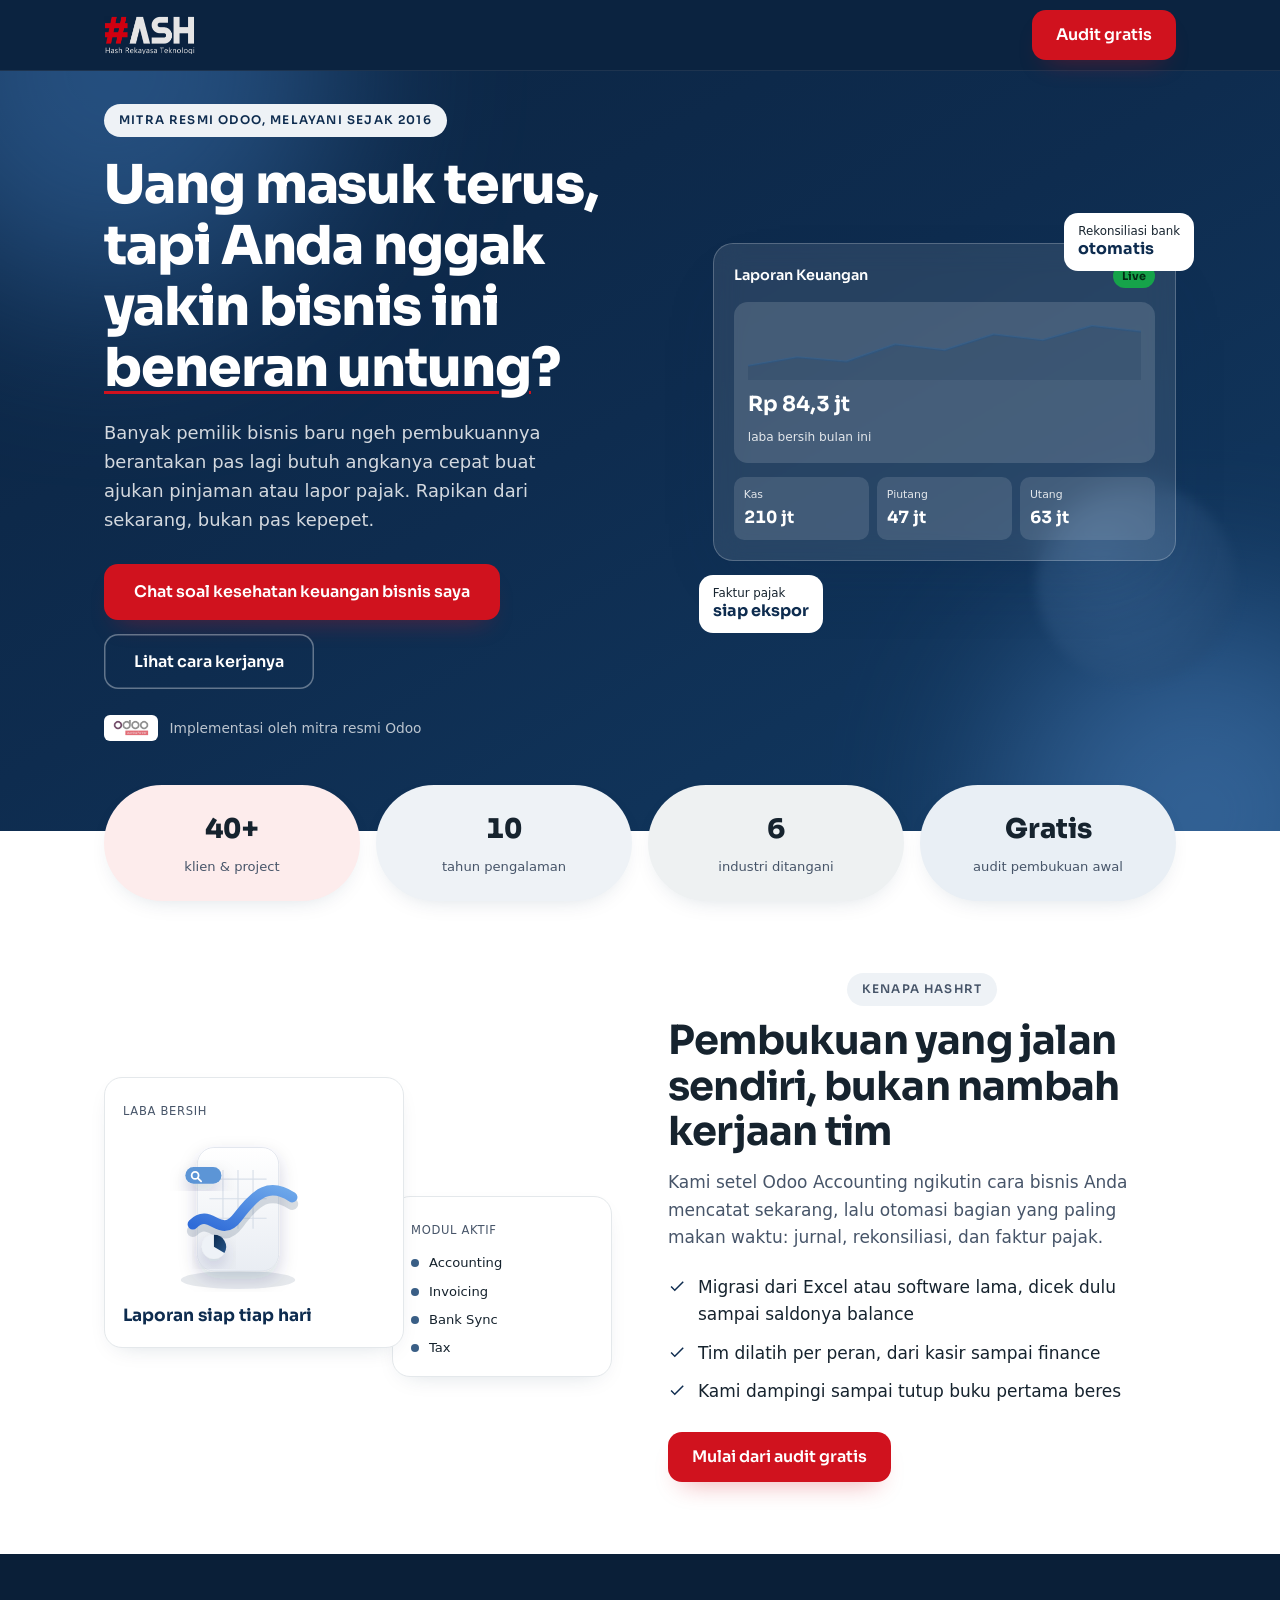
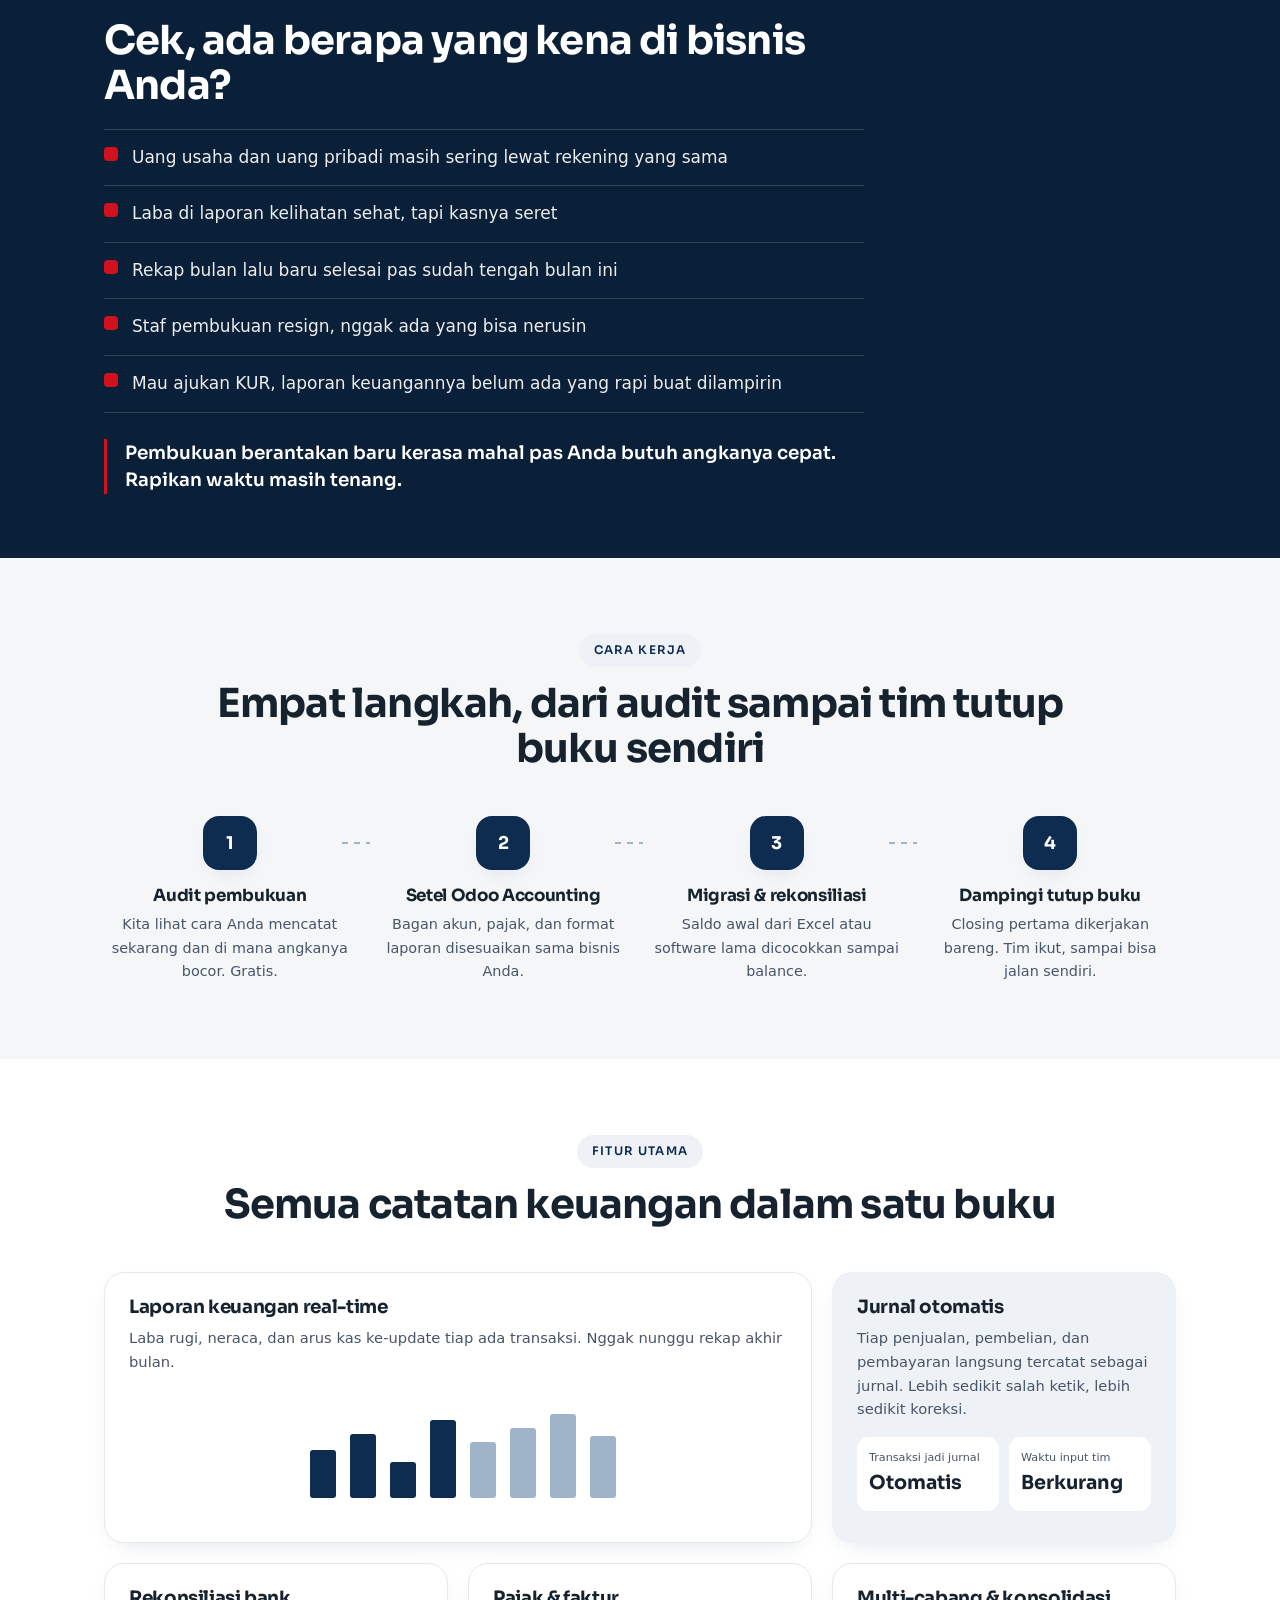
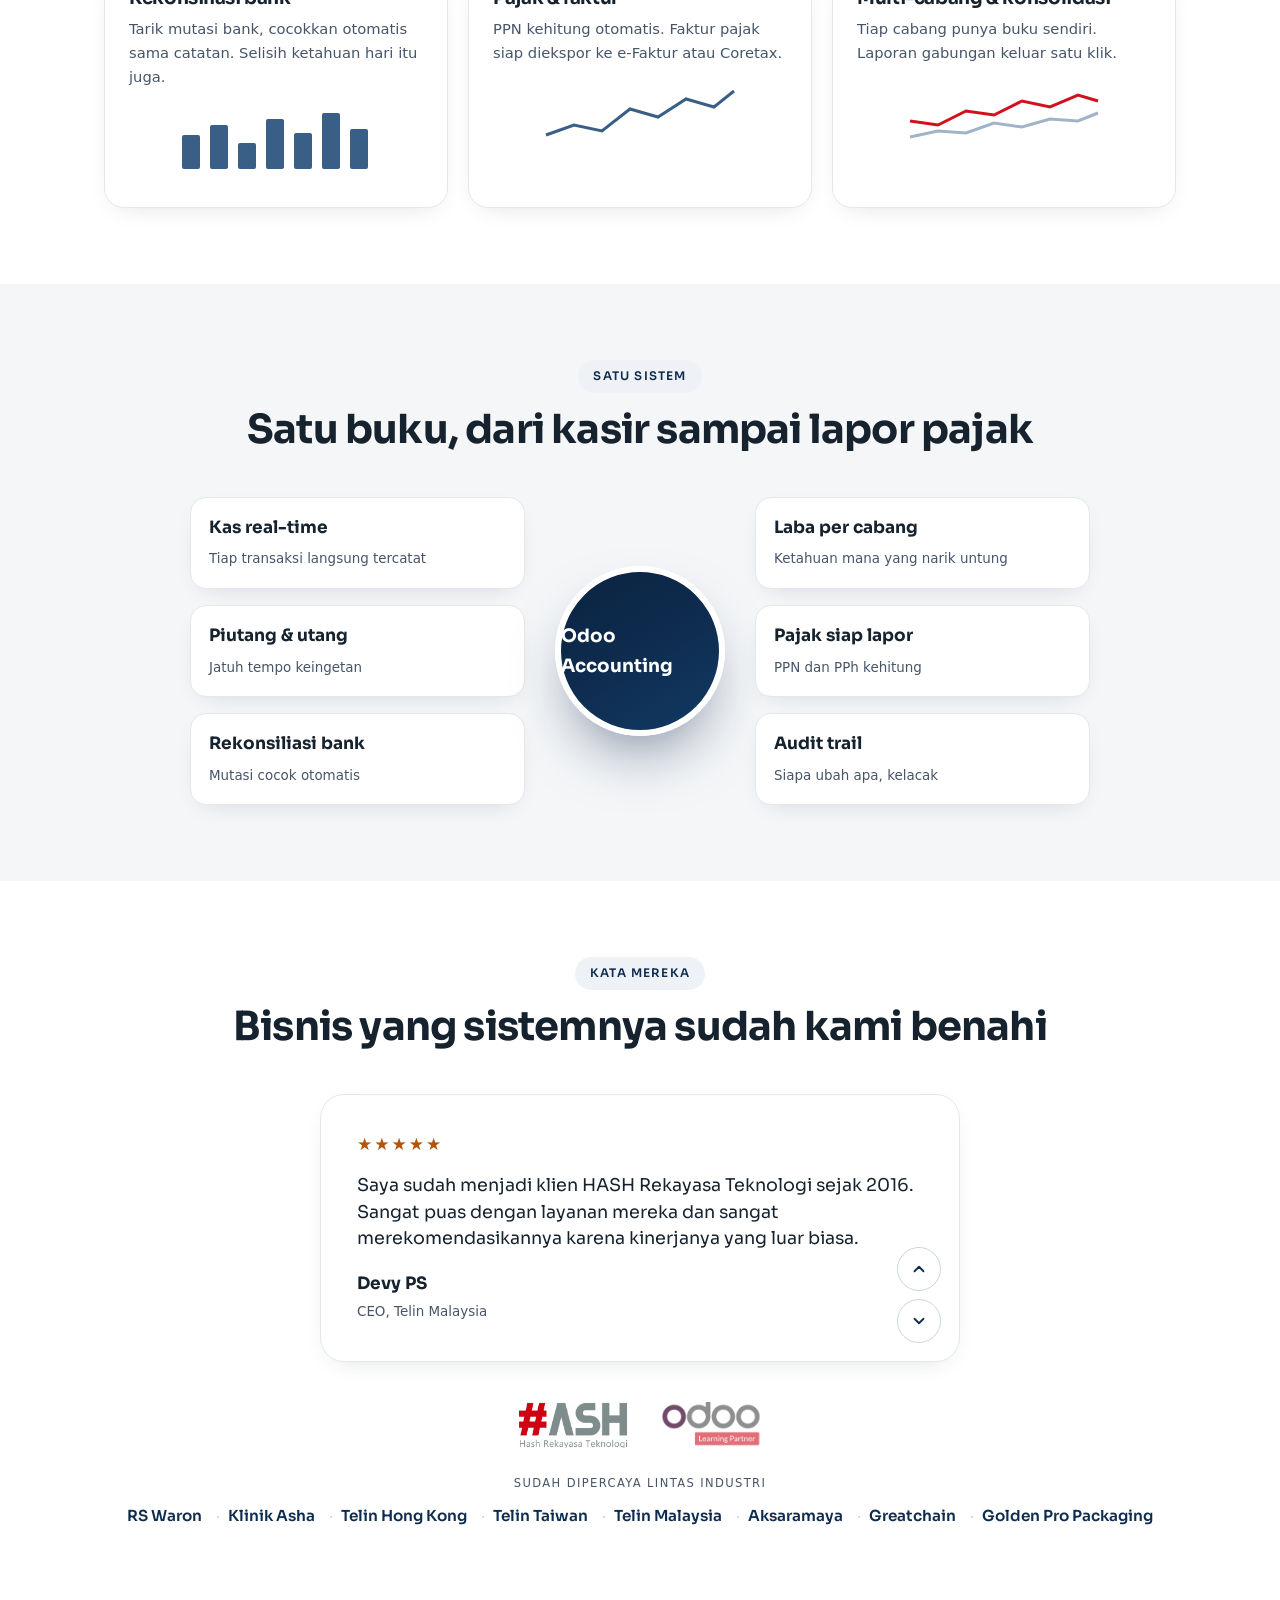
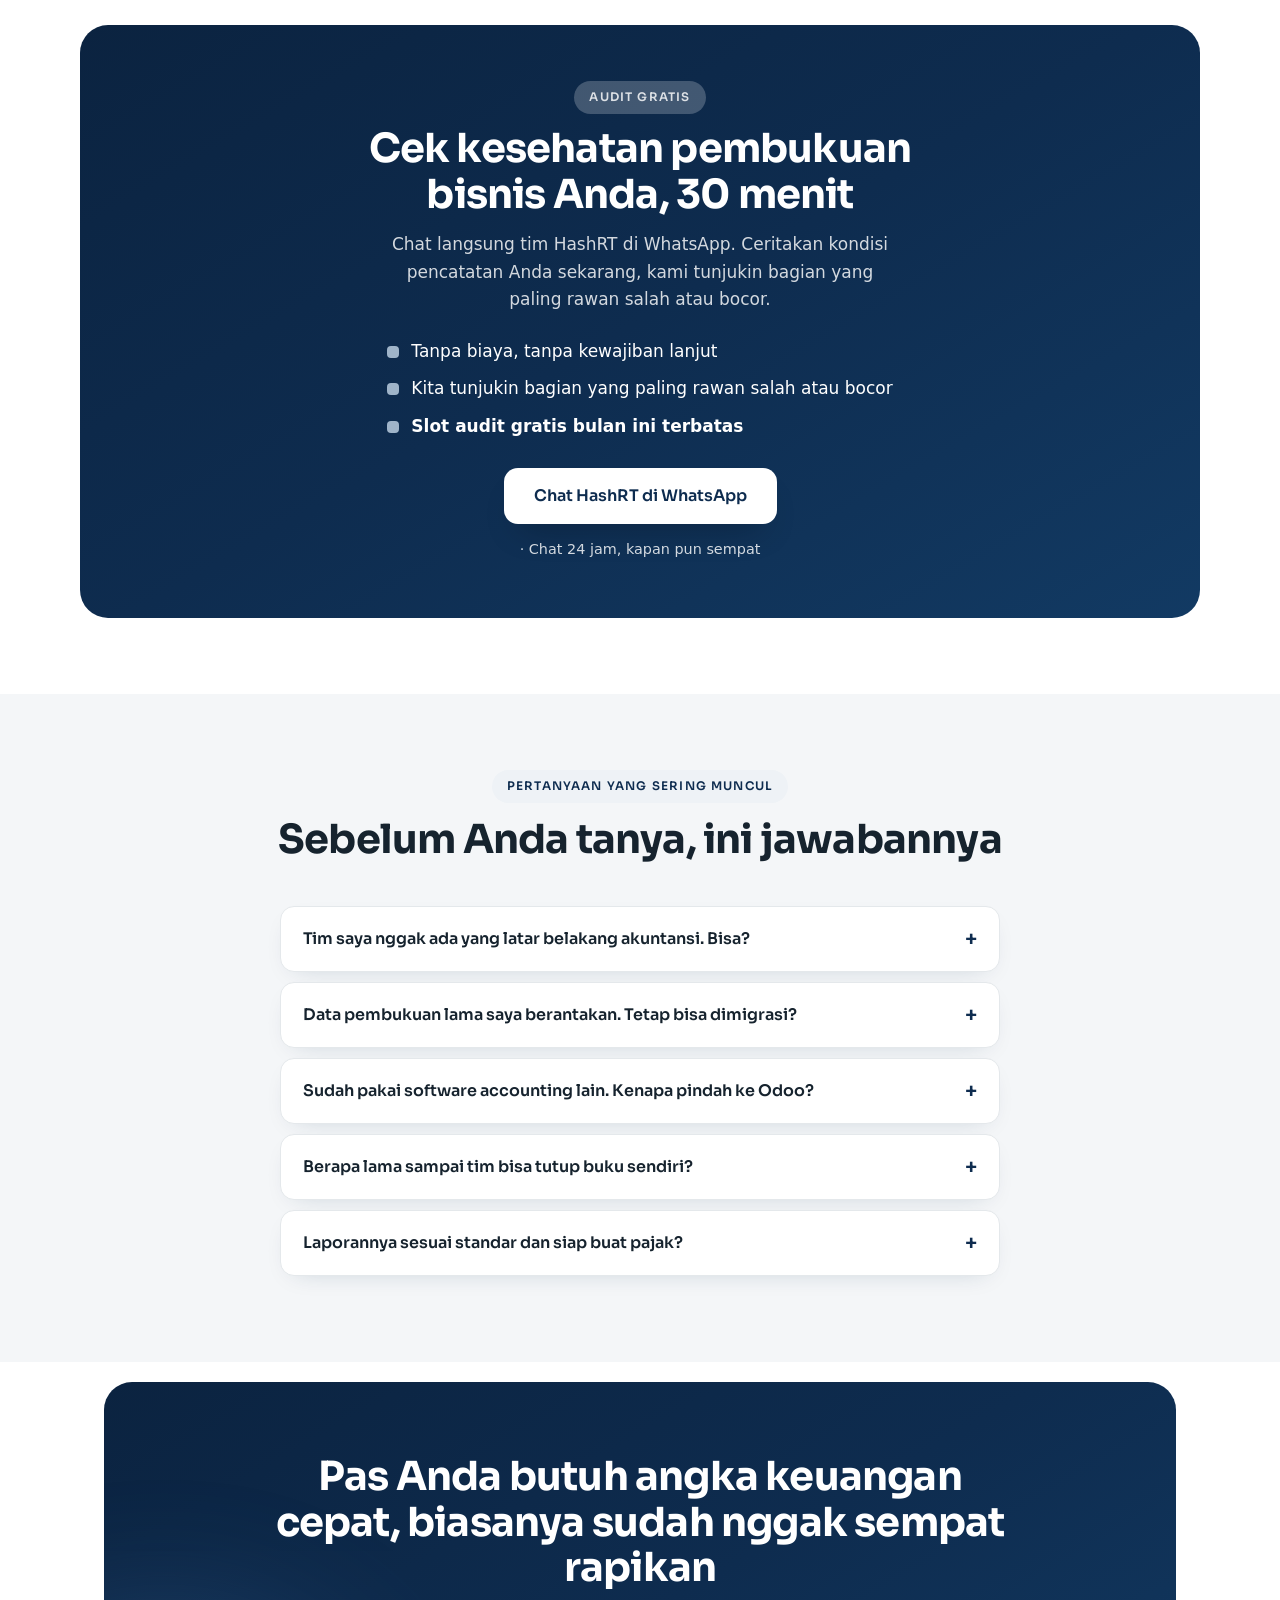
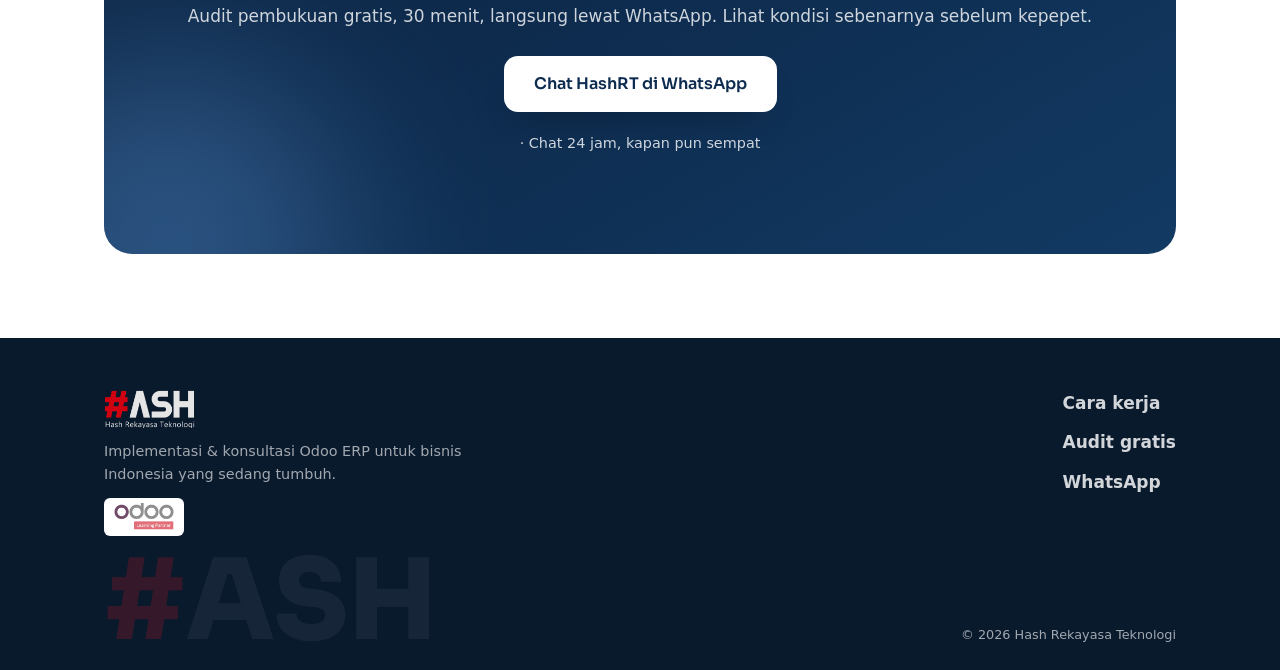
<file: landing-accounting/index.html>
<!doctype html>
<html lang="id">
<head>
<meta charset="utf-8" />
<meta name="viewport" content="width=device-width, initial-scale=1" />
<link rel="icon" href="/favicon.svg" type="image/svg+xml" />

<!-- Buka koneksi ke server tracking sejak awal (lihat catatan di index.html root). -->
<link rel="preconnect" href="https://www.googletagmanager.com" crossorigin />
<link rel="preconnect" href="https://connect.facebook.net" crossorigin />
<link rel="preconnect" href="https://www.facebook.com" crossorigin />

<!-- Google Tag Manager -->
<script>(function(w,d,s,l,i){w[l]=w[l]||[];w[l].push({'gtm.start':
new Date().getTime(),event:'gtm.js'});var f=d.getElementsByTagName(s)[0],
j=d.createElement(s),dl=l!='dataLayer'?'&l='+l:'';j.async=true;j.src=
'https://www.googletagmanager.com/gtm.js?id='+i+dl;f.parentNode.insertBefore(j,f);
})(window,document,'script','dataLayer','GTM-NKPFBLZN');</script>
<!-- End Google Tag Manager -->
<title>HashRT - Cek Kesehatan Pembukuan Bisnis Anda</title>
<meta name="description" content="Uang masuk terus tapi nggak yakin bisnis Anda beneran untung? Audit gratis pembukuan & laporan keuangan bareng HashRT, implementer Odoo Accounting." />
<link rel="canonical" href="./" />

<meta property="og:type" content="website" />
<meta property="og:title" content="HashRT - Cek Kesehatan Pembukuan Bisnis Anda" />
<meta property="og:description" content="Rapikan pembukuan sebelum kepepet: pas mau ajukan pinjaman atau lapor pajak. Audit gratis 30 menit." />
<meta property="og:image" content="../assets/og-image.webp" />
<meta property="og:image:width" content="1920" />
<meta property="og:image:height" content="1080" />
<meta name="twitter:card" content="summary_large_image" />

<link rel="preconnect" href="https://fonts.googleapis.com" />
<link rel="preconnect" href="https://fonts.gstatic.com" crossorigin />
<link href="https://fonts.googleapis.com/css2?family=Sora:wght@400;500;600;700;800&display=swap" rel="stylesheet" />
<link rel="stylesheet" href="../styles.css" />
</head>
<body>
<!-- Google Tag Manager (noscript) -->
<noscript><iframe src="https://www.googletagmanager.com/ns.html?id=GTM-NKPFBLZN"
height="0" width="0" style="display:none;visibility:hidden"></iframe></noscript>
<!-- End Google Tag Manager (noscript) -->

<header class="topbar">
  <div class="wrap topbar__inner">
    <a class="brand" data-cta="logo" href="#top" aria-label="Hash Rekayasa Teknologi">
      <img class="brand__logo" src="../assets/logo-white.webp" alt="Hash Rekayasa Teknologi" width="720" height="329"
           onload="this.nextElementSibling.hidden=true" onerror="this.remove()" />
      <span class="wordmark"><span class="hash">#</span>ASH</span>
    </a>
    <a class="btn btn--pill" data-fill="wa-link" href="https://wa.me/62818422230" target="_blank" rel="noopener" data-cta="topbar">Audit gratis</a>
  </div>
</header>

<main id="top">

  <!-- ============ HERO ============ -->
  <section class="hero">
    <div class="hero__glow hero__glow--1" aria-hidden="true"></div>
    <div class="hero__glow hero__glow--2" aria-hidden="true"></div>
    <div class="wrap hero__grid">
      <div class="hero__copy">
        <p class="pill-tag">Mitra resmi Odoo, melayani sejak 2016</p>

        <h1 class="hero__headline">
          Uang masuk terus, tapi Anda nggak yakin bisnis ini <span class="grad">beneran untung</span>?
        </h1>

        <p class="hero__sub">
          Banyak pemilik bisnis baru ngeh pembukuannya berantakan pas lagi butuh angkanya cepat buat ajukan pinjaman atau lapor pajak. Rapikan dari sekarang, bukan pas kepepet.
        </p>

        <div class="hero__actions">
          <a class="btn btn--lg btn--pill" data-fill="wa-link" href="https://wa.me/62818422230" target="_blank" rel="noopener" data-cta="hero">Chat soal kesehatan keuangan bisnis saya</a>
          <a class="btn btn--ghost btn--lg btn--pill" href="#cara-kerja" data-cta="hero-secondary">Lihat cara kerjanya</a>
        </div>

        <p class="hero__note">
          <img src="../assets/odoo-partner.webp" alt="Odoo Learning Partner" width="480" height="216" onerror="this.remove()" />
          <span>Implementasi oleh mitra resmi Odoo</span>
        </p>
      </div>

      <div class="hero__stage" aria-hidden="true">
        <div class="glass-card glass-card--main">
          <div class="glass-card__head">
            <span>Laporan Keuangan</span><em>Live</em>
          </div>
          <div class="spark">
            <svg viewBox="0 0 240 90" preserveAspectRatio="none">
              <polyline points="0,70 30,58 60,64 90,40 120,48 150,26 180,34 210,14 240,22"
                        fill="none" stroke="#3a5f86" stroke-width="3"/>
              <polygon points="0,70 30,58 60,64 90,40 120,48 150,26 180,34 210,14 240,22 240,90 0,90" fill="rgba(14,44,79,.18)"/>
            </svg>
            <b>Rp 84,3 jt</b><span>laba bersih bulan ini</span>
          </div>
          <div class="glass-card__rows">
            <div><span>Kas</span><b>210 jt</b></div>
            <div><span>Piutang</span><b>47 jt</b></div>
            <div><span>Utang</span><b>63 jt</b></div>
          </div>
        </div>
        <div class="chip chip--a">Rekonsiliasi bank<br><b>otomatis</b></div>
        <div class="chip chip--b">Faktur pajak<br><b>siap ekspor</b></div>
        <div class="orb" aria-hidden="true"></div>
      </div>
    </div>
  </section>

  <!-- ============ STATS PILLS ============ -->
  <section class="stats">
    <div class="wrap stats__row">
      <div class="stat-pill stat-pill--pink"><b data-fill="clients">40+</b><span>klien &amp; project</span></div>
      <div class="stat-pill stat-pill--violet"><b data-fill="years">10</b><span>tahun pengalaman</span></div>
      <div class="stat-pill stat-pill--mint"><b data-fill="industries">6</b><span>industri ditangani</span></div>
      <div class="stat-pill stat-pill--sky"><b>Gratis</b><span>audit pembukuan awal</span></div>
    </div>
  </section>

  <!-- ============ WHY ============ -->
  <section class="why">
    <div class="wrap why__grid">
      <div class="why__visual" aria-hidden="true">
        <div class="mini-panel mini-panel--1">
          <span class="mini-panel__label">Laba bersih</span>
          <svg class="mini-panel__art" viewBox="0 0 240 210" xmlns="http://www.w3.org/2000/svg" aria-hidden="true">
            <defs>
              <linearGradient id="mpFace" x1="0" y1="0" x2="0" y2="1">
                <stop offset="0" stop-color="#ffffff"/><stop offset="1" stop-color="#e9edf3"/>
              </linearGradient>
              <linearGradient id="mpLine" x1="0" y1="1" x2="1" y2="0">
                <stop offset="0" stop-color="#2f6bd8"/><stop offset="1" stop-color="#6ea8ea"/>
              </linearGradient>
              <linearGradient id="mpPie" x1="0" y1="0" x2="1" y2="1">
                <stop offset="0" stop-color="#0e2c4f"/><stop offset="1" stop-color="#26548a"/>
              </linearGradient>
              <filter id="mpSoft" x="-40%" y="-40%" width="180%" height="180%">
                <feDropShadow dx="0" dy="10" stdDeviation="12" flood-color="#0e2c4f" flood-opacity="0.18"/>
              </filter>
            </defs>
            <ellipse cx="120" cy="194" rx="76" ry="12" fill="#0e2c4f" opacity="0.10"/>
            <g filter="url(#mpSoft)">
              <rect x="66" y="18" width="108" height="164" rx="22" fill="url(#mpFace)" stroke="#dbe1ea"/>
            </g>
            <g stroke="#c9d3e0" stroke-width="1.5" opacity="0.7">
              <line x1="82" y1="60" x2="158" y2="60"/><line x1="82" y1="86" x2="158" y2="86"/><line x1="82" y1="112" x2="158" y2="112"/>
              <line x1="100" y1="48" x2="100" y2="126"/><line x1="120" y1="48" x2="120" y2="126"/><line x1="140" y1="48" x2="140" y2="126"/>
            </g>
            <path d="M60 120 C 84 96, 96 142, 120 110 S 162 64, 192 84" fill="none" stroke="#0e2c4f" stroke-opacity="0.16" stroke-width="16" stroke-linecap="round" transform="translate(0,9)"/>
            <path d="M60 120 C 84 96, 96 142, 120 110 S 162 64, 192 84" fill="none" stroke="url(#mpLine)" stroke-width="14" stroke-linecap="round"/>
            <g filter="url(#mpSoft)"><circle cx="88" cy="150" r="16" fill="#eef2f7"/></g>
            <path d="M88 150 L88 134 A16 16 0 0 1 102 158 Z" fill="url(#mpPie)"/>
            <g filter="url(#mpSoft)"><rect x="50" y="44" width="48" height="22" rx="11" fill="#5c95d6"/></g>
            <circle cx="63" cy="55" r="4.6" fill="none" stroke="#fff" stroke-width="2.4"/>
            <line x1="66.5" y1="58.5" x2="71" y2="63" stroke="#fff" stroke-width="2.4" stroke-linecap="round"/>
          </svg>
          <b>Laporan siap tiap hari</b>
        </div>
        <div class="mini-panel mini-panel--2">
          <span class="mini-panel__label">Modul aktif</span>
          <ul>
            <li>Accounting</li><li>Invoicing</li><li>Bank Sync</li><li>Tax</li>
          </ul>
        </div>
      </div>
      <div class="why__copy">
        <p class="pill-tag pill-tag--center">Kenapa HashRT</p>
        <h2>Pembukuan yang jalan sendiri, bukan nambah kerjaan tim</h2>
        <p>Kami setel Odoo Accounting ngikutin cara bisnis Anda mencatat sekarang, lalu otomasi bagian yang paling makan waktu: jurnal, rekonsiliasi, dan faktur pajak.</p>
        <ul class="ticks">
          <li>Migrasi dari Excel atau software lama, dicek dulu sampai saldonya balance</li>
          <li>Tim dilatih per peran, dari kasir sampai finance</li>
          <li>Kami dampingi sampai tutup buku pertama beres</li>
        </ul>
        <a class="btn btn--pill" data-fill="wa-link" href="https://wa.me/62818422230" target="_blank" rel="noopener" data-cta="why">Mulai dari audit gratis</a>
      </div>
    </div>
  </section>

  <!-- ============ PROBLEM ============ -->
  <section class="problem">
    <div class="wrap">
      <div class="problem__card">
        <h2>Cek, ada berapa yang kena di bisnis Anda?</h2>
        <ul class="checklist">
          <li>Uang usaha dan uang pribadi masih sering lewat rekening yang sama</li>
          <li>Laba di laporan kelihatan sehat, tapi kasnya seret</li>
          <li>Rekap bulan lalu baru selesai pas sudah tengah bulan ini</li>
          <li>Staf pembukuan resign, nggak ada yang bisa nerusin</li>
          <li>Mau ajukan KUR, laporan keuangannya belum ada yang rapi buat dilampirin</li>
        </ul>
        <p class="problem__punch">Pembukuan berantakan baru kerasa mahal pas Anda butuh angkanya cepat. Rapikan waktu masih tenang.</p>
      </div>
    </div>
  </section>

  <!-- ============ PROCESS ============ -->
  <section class="process" id="cara-kerja">
    <div class="wrap">
      <p class="pill-tag pill-tag--center">Cara kerja</p>
      <h2 class="center">Empat langkah, dari audit sampai tim tutup buku sendiri</h2>
      <ol class="process__steps">
        <li>
          <span class="process__icon">1</span>
          <h3>Audit pembukuan</h3>
          <p>Kita lihat cara Anda mencatat sekarang dan di mana angkanya bocor. Gratis.</p>
        </li>
        <li>
          <span class="process__icon">2</span>
          <h3>Setel Odoo Accounting</h3>
          <p>Bagan akun, pajak, dan format laporan disesuaikan sama bisnis Anda.</p>
        </li>
        <li>
          <span class="process__icon">3</span>
          <h3>Migrasi &amp; rekonsiliasi</h3>
          <p>Saldo awal dari Excel atau software lama dicocokkan sampai balance.</p>
        </li>
        <li>
          <span class="process__icon">4</span>
          <h3>Dampingi tutup buku</h3>
          <p>Closing pertama dikerjakan bareng. Tim ikut, sampai bisa jalan sendiri.</p>
        </li>
      </ol>
    </div>
  </section>

  <!-- ============ FEATURES ============ -->
  <section class="features">
    <div class="wrap">
      <p class="pill-tag pill-tag--center">Fitur utama</p>
      <h2 class="center">Semua catatan keuangan dalam satu buku</h2>

      <div class="feat-grid">
        <article class="feat feat--wide">
          <h3>Laporan keuangan real-time</h3>
          <p>Laba rugi, neraca, dan arus kas ke-update tiap ada transaksi. Nggak nunggu rekap akhir bulan.</p>
          <svg class="chart" viewBox="0 0 320 120" role="img" aria-label="Grafik laba bersih bulanan">
            <g fill="#0e2c4f">
              <rect x="12" y="60" width="26" height="48" rx="3"/>
              <rect x="52" y="44" width="26" height="64" rx="3"/>
              <rect x="92" y="72" width="26" height="36" rx="3"/>
              <rect x="132" y="30" width="26" height="78" rx="3"/>
            </g>
            <g fill="#9fb4c9">
              <rect x="172" y="52" width="26" height="56" rx="3"/>
              <rect x="212" y="38" width="26" height="70" rx="3"/>
              <rect x="252" y="24" width="26" height="84" rx="3"/>
              <rect x="292" y="46" width="26" height="62" rx="3"/>
            </g>
          </svg>
        </article>

        <article class="feat feat--pay">
          <h3>Jurnal otomatis</h3>
          <p>Tiap penjualan, pembelian, dan pembayaran langsung tercatat sebagai jurnal. Lebih sedikit salah ketik, lebih sedikit koreksi.</p>
          <div class="feat__mini">
            <div><span>Transaksi jadi jurnal</span><b>Otomatis</b></div>
            <div><span>Waktu input tim</span><b>Berkurang</b></div>
          </div>
        </article>

        <article class="feat">
          <h3>Rekonsiliasi bank</h3>
          <p>Tarik mutasi bank, cocokkan otomatis sama catatan. Selisih ketahuan hari itu juga.</p>
          <svg class="chart chart--sm" viewBox="0 0 200 70" aria-hidden="true"><g fill="#3a5f86"><rect x="6" y="30" width="18" height="34" rx="2"/><rect x="34" y="20" width="18" height="44" rx="2"/><rect x="62" y="38" width="18" height="26" rx="2"/><rect x="90" y="14" width="18" height="50" rx="2"/><rect x="118" y="28" width="18" height="36" rx="2"/><rect x="146" y="8" width="18" height="56" rx="2"/><rect x="174" y="24" width="18" height="40" rx="2"/></g></svg>
        </article>

        <article class="feat">
          <h3>Pajak &amp; faktur</h3>
          <p>PPN kehitung otomatis. Faktur pajak siap diekspor ke e-Faktur atau Coretax.</p>
          <svg class="chart chart--sm" viewBox="0 0 200 70" aria-hidden="true"><polyline points="6,54 34,44 62,50 90,28 118,36 146,18 174,26 194,10" fill="none" stroke="#3a5f86" stroke-width="3"/></svg>
        </article>

        <article class="feat">
          <h3>Multi-cabang &amp; konsolidasi</h3>
          <p>Tiap cabang punya buku sendiri. Laporan gabungan keluar satu klik.</p>
          <svg class="chart chart--sm" viewBox="0 0 200 70" aria-hidden="true"><polyline points="6,40 34,44 62,30 90,34 118,20 146,26 174,14 194,20" fill="none" stroke="#d0121e" stroke-width="3"/><polyline points="6,56 34,50 62,52 90,42 118,46 146,38 174,40 194,32" fill="none" stroke="#9fb4c9" stroke-width="3"/></svg>
        </article>
      </div>
    </div>
  </section>

  <!-- ============ HUB ============ -->
  <section class="hub">
    <div class="wrap">
      <p class="pill-tag pill-tag--center">Satu sistem</p>
      <h2 class="center">Satu buku, dari kasir sampai lapor pajak</h2>

      <div class="hub__wheel">
        <div class="hub__col">
          <div class="hub__node"><b>Kas real-time</b><span>Tiap transaksi langsung tercatat</span></div>
          <div class="hub__node"><b>Piutang &amp; utang</b><span>Jatuh tempo keingetan</span></div>
          <div class="hub__node"><b>Rekonsiliasi bank</b><span>Mutasi cocok otomatis</span></div>
        </div>
        <div class="hub__center">
          <span>Odoo Accounting</span>
        </div>
        <div class="hub__col">
          <div class="hub__node"><b>Laba per cabang</b><span>Ketahuan mana yang narik untung</span></div>
          <div class="hub__node"><b>Pajak siap lapor</b><span>PPN dan PPh kehitung</span></div>
          <div class="hub__node"><b>Audit trail</b><span>Siapa ubah apa, kelacak</span></div>
        </div>
      </div>
    </div>
  </section>

  <!-- ============ TESTIMONIALS ============ -->
  <section class="testi">
    <div class="wrap">
      <p class="pill-tag pill-tag--center">Kata mereka</p>
      <h2 class="center">Bisnis yang sistemnya sudah kami benahi</h2>

      <div class="testi__slider" data-fill="testimonials" role="group" aria-roledescription="carousel" aria-label="Testimoni klien">
        <div class="testi__track" aria-live="polite">
          <figure class="testi__slide is-active" role="group" aria-roledescription="slide" aria-label="1 dari 2">
            <div class="stars" role="img" aria-label="Penilaian 5 dari 5">★★★★★</div>
            <blockquote>Saya sudah menjadi klien HASH Rekayasa Teknologi sejak 2016. Sangat puas dengan layanan mereka dan sangat merekomendasikannya karena kinerjanya yang luar biasa.</blockquote>
            <figcaption><b>Devy PS</b><span>CEO, Telin Malaysia</span></figcaption>
          </figure>
          <figure class="testi__slide" role="group" aria-roledescription="slide" aria-label="2 dari 2">
            <div class="stars" role="img" aria-label="Penilaian 5 dari 5">★★★★★</div>
            <blockquote>Yang membedakan HASH adalah kemampuannya memahami kebutuhan spesifik kami dan menyesuaikan solusinya. Hasilnya pas dengan kebutuhan perusahaan dan selalu melampaui ekspektasi.</blockquote>
            <figcaption><b>Kartia Rausen</b><span>CEO, Telin Taiwan</span></figcaption>
          </figure>
        </div>
        <div class="testi__nav">
          <button type="button" data-testi="prev" aria-label="Testimoni sebelumnya">
            <svg viewBox="0 0 24 24" aria-hidden="true"><path d="M18 15l-6-6-6 6"/></svg>
          </button>
          <button type="button" data-testi="next" aria-label="Testimoni berikutnya">
            <svg viewBox="0 0 24 24" aria-hidden="true"><path d="M6 9l6 6 6-6"/></svg>
          </button>
        </div>
      </div>

      <div class="partners">
        <img src="../assets/logo-color.webp" alt="Hash Rekayasa Teknologi" width="720" height="329" onerror="this.remove()" />
        <img src="../assets/odoo-partner.webp" alt="Odoo Learning Partner" width="480" height="216" onerror="this.remove()" />
      </div>

      <div class="clients">
        <p class="clients__label">Sudah dipercaya lintas industri</p>
        <ul class="clients__list">
          <li>RS Waron</li>
          <li>Klinik Asha</li>
          <li>Telin Hong Kong</li>
          <li>Telin Taiwan</li>
          <li>Telin Malaysia</li>
          <li>Aksaramaya</li>
          <li>Greatchain</li>
          <li>Golden Pro Packaging</li>
        </ul>
      </div>
    </div>
  </section>

  <!-- ============ WHATSAPP CTA ============ -->
  <section class="lead" id="kontak">
    <div class="lead__band">
      <div class="lead__cta">
        <p class="pill-tag pill-tag--light">Audit gratis</p>
        <h2>Cek kesehatan pembukuan bisnis Anda, 30 menit</h2>
        <p>Chat langsung tim HashRT di WhatsApp. Ceritakan kondisi pencatatan Anda sekarang, kami tunjukin bagian yang paling rawan salah atau bocor.</p>
        <ul class="lead__list">
          <li>Tanpa biaya, tanpa kewajiban lanjut</li>
          <li>Kita tunjukin bagian yang paling rawan salah atau bocor</li>
          <li class="lead__slot" data-fill="urgency">Slot audit gratis bulan ini terbatas</li>
        </ul>
        <a class="btn btn--lg btn--pill btn--invert" data-fill="wa-link" href="https://wa.me/62818422230" target="_blank" rel="noopener" data-cta="lead">Chat HashRT di WhatsApp</a>
        <p class="lead__contact"><span data-fill="wa-hours">· Chat 24 jam, kapan pun sempat</span></p>
      </div>
    </div>
  </section>

  <!-- ============ FAQ ============ -->
  <section class="faq">
    <div class="wrap">
      <p class="pill-tag pill-tag--center">Pertanyaan yang sering muncul</p>
      <h2 class="center">Sebelum Anda tanya, ini jawabannya</h2>
      <div class="acc">
        <details>
          <summary>Tim saya nggak ada yang latar belakang akuntansi. Bisa?</summary>
          <div class="acc__body"><p>Bisa. Input sehari-hari kami bikin sesederhana mengisi tabel, dan tim dilatih per peran. Bagian teknis akuntansinya sistem yang urus.</p></div>
        </details>
        <details>
          <summary>Data pembukuan lama saya berantakan. Tetap bisa dimigrasi?</summary>
          <div class="acc__body"><p>Bisa. Kami mulai dari saldo awal per tanggal cutoff yang disepakati, lalu cocokkan sampai balance. Data historis yang perlu bisa diimpor bertahap.</p></div>
        </details>
        <details>
          <summary>Sudah pakai software accounting lain. Kenapa pindah ke Odoo?</summary>
          <div class="acc__body"><p>Odoo Accounting satu sistem dengan penjualan, pembelian, dan stok. Jurnal jalan otomatis dari transaksi, jadi tim nggak input ulang di aplikasi terpisah.</p></div>
        </details>
        <details>
          <summary>Berapa lama sampai tim bisa tutup buku sendiri?</summary>
          <div class="acc__body"><p>Closing pertama kami dampingi penuh. Umumnya tim mulai jalan sendiri setelah beberapa siklus bulanan, sambil kami tetap siap dihubungi.</p></div>
        </details>
        <details>
          <summary>Laporannya sesuai standar dan siap buat pajak?</summary>
          <div class="acc__body"><p>Odoo Accounting pakai basis akuntansi standar. Bagan akun dan pajak (PPN, PPh, faktur pajak) disesuaikan aturan Indonesia. Untuk kepatuhan spesifik, kami koordinasi sama akuntan atau konsultan pajak Anda.</p></div>
        </details>
      </div>
    </div>
  </section>

  <!-- ============ FINAL CTA ============ -->
  <section class="final">
    <div class="wrap">
      <div class="final__card">
        <div class="final__glow" aria-hidden="true"></div>
        <h2>Pas Anda butuh angka keuangan cepat, biasanya sudah nggak sempat rapikan</h2>
        <p>Audit pembukuan gratis, 30 menit, langsung lewat WhatsApp. Lihat kondisi sebenarnya sebelum kepepet.</p>
        <a class="btn btn--lg btn--pill btn--invert" data-fill="wa-link" href="https://wa.me/62818422230" target="_blank" rel="noopener" data-cta="final">Chat HashRT di WhatsApp</a>
        <p class="final__contact"><span data-fill="wa-hours">· Chat 24 jam, kapan pun sempat</span></p>
      </div>
    </div>
  </section>
</main>

<footer class="foot">
  <div class="wrap foot__inner">
    <div class="foot__brand">
      <img class="foot__logo" src="../assets/logo-white.webp" alt="Hash Rekayasa Teknologi" width="720" height="329"
           onload="this.nextElementSibling.hidden=true" onerror="this.remove()" />
      <span class="wordmark"><span class="hash">#</span>ASH</span>
      <p>Implementasi &amp; konsultasi Odoo ERP untuk bisnis Indonesia yang sedang tumbuh.</p>
      <img class="foot__badge" src="../assets/odoo-partner.webp" alt="Odoo Learning Partner" width="480" height="216" onerror="this.remove()" />
    </div>
    <nav class="foot__nav" aria-label="Navigasi footer">
      <a href="#cara-kerja" data-cta="foot-cara-kerja">Cara kerja</a>
      <a href="#kontak" data-cta="foot-kontak">Audit gratis</a>
      <a data-fill="wa-link" data-cta="foot-whatsapp" href="https://wa.me/62818422230" target="_blank" rel="noopener">WhatsApp</a>
    </nav>
  </div>
  <div class="wrap foot__base">
    <span class="foot__wm" aria-hidden="true"><span class="hash">#</span>ASH</span>
    <p>© <span id="year"></span> Hash Rekayasa Teknologi</p>
  </div>
</footer>

<script src="config.js"></script>
<script src="../script.js"></script>
</body>
</html>
</file>
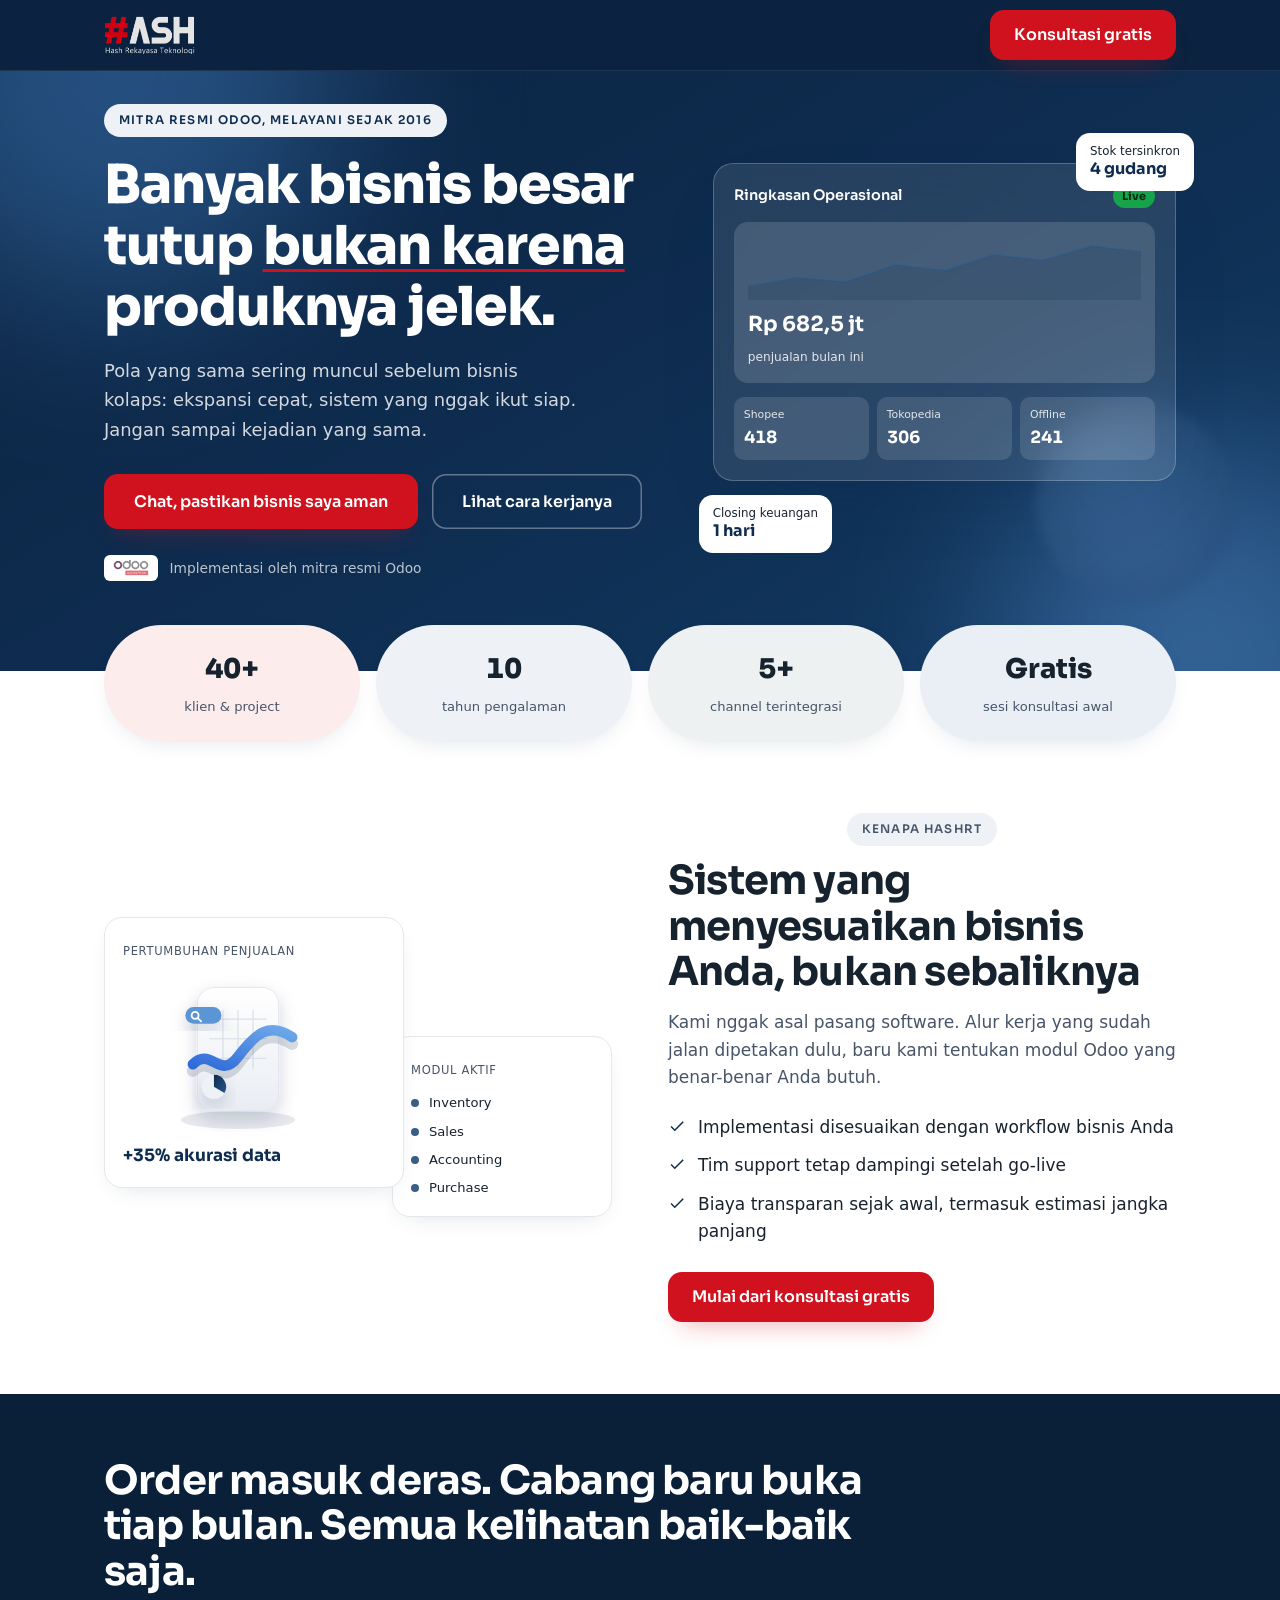
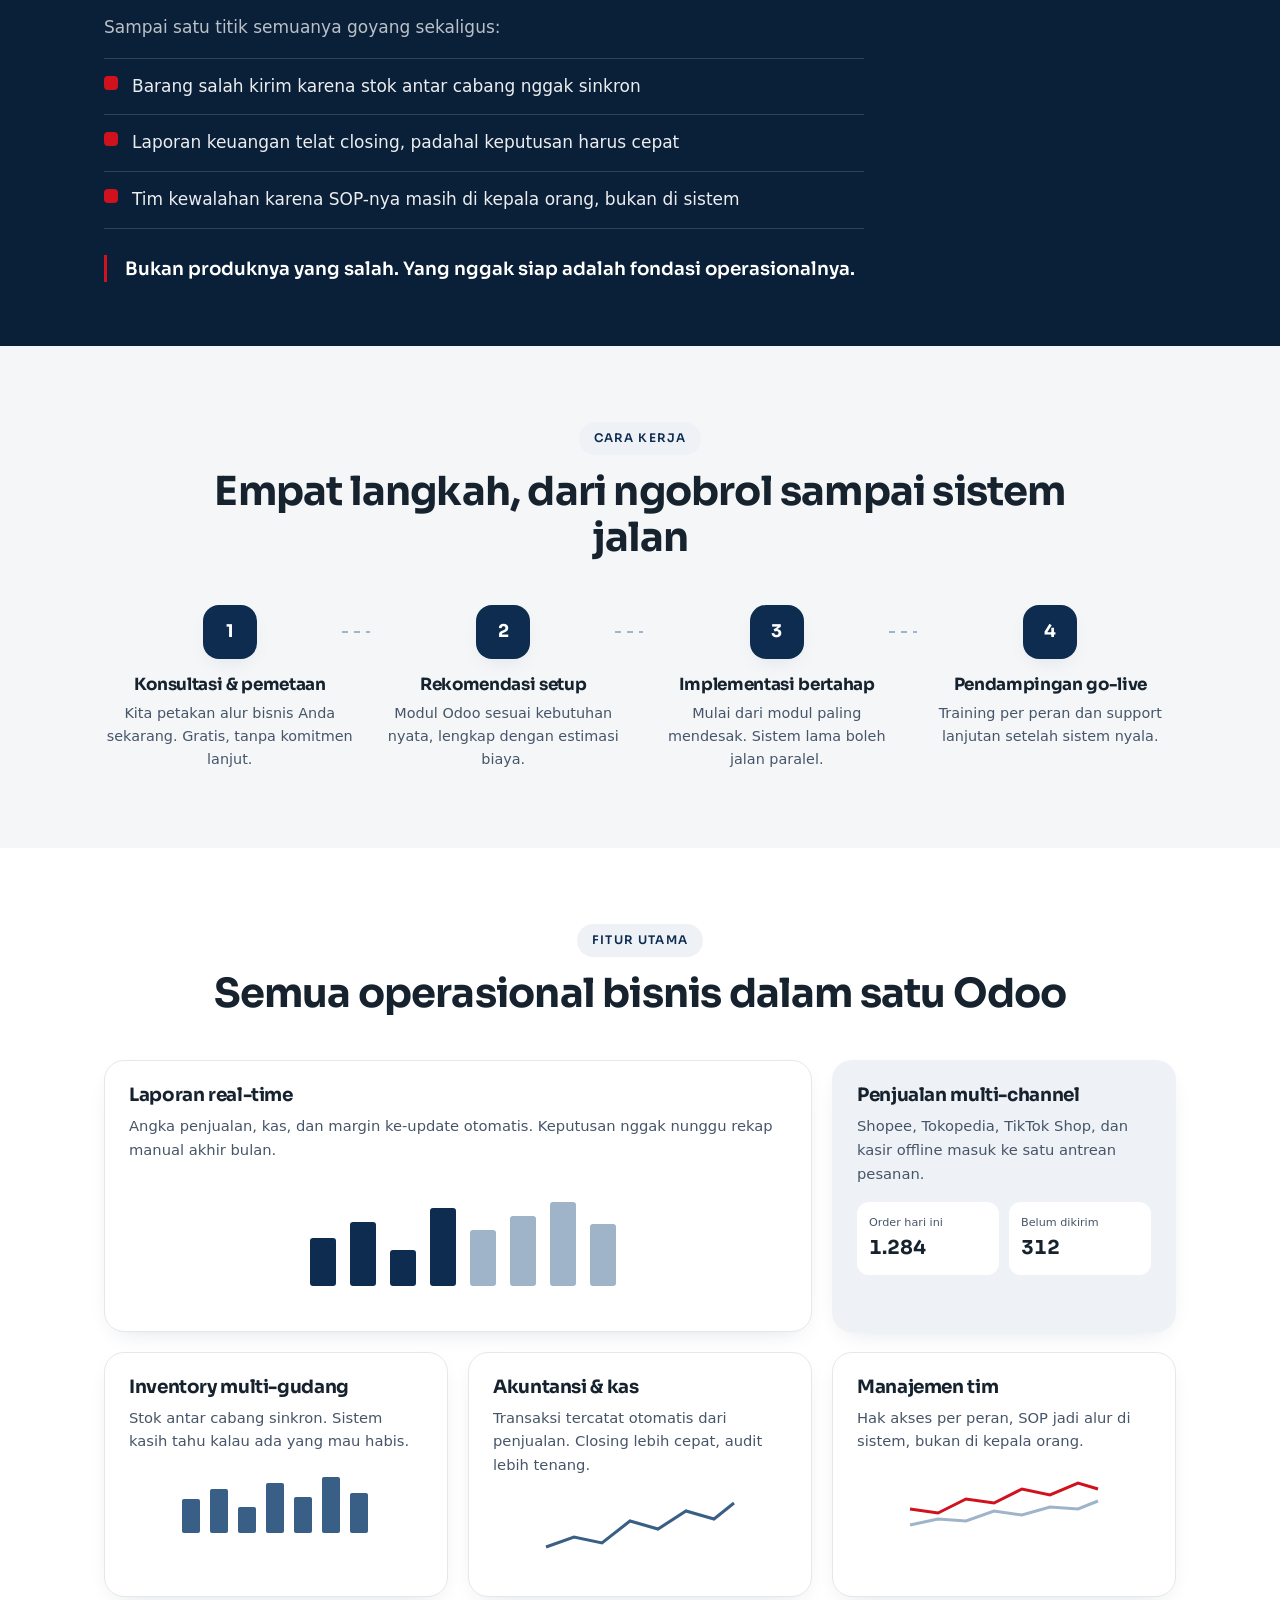
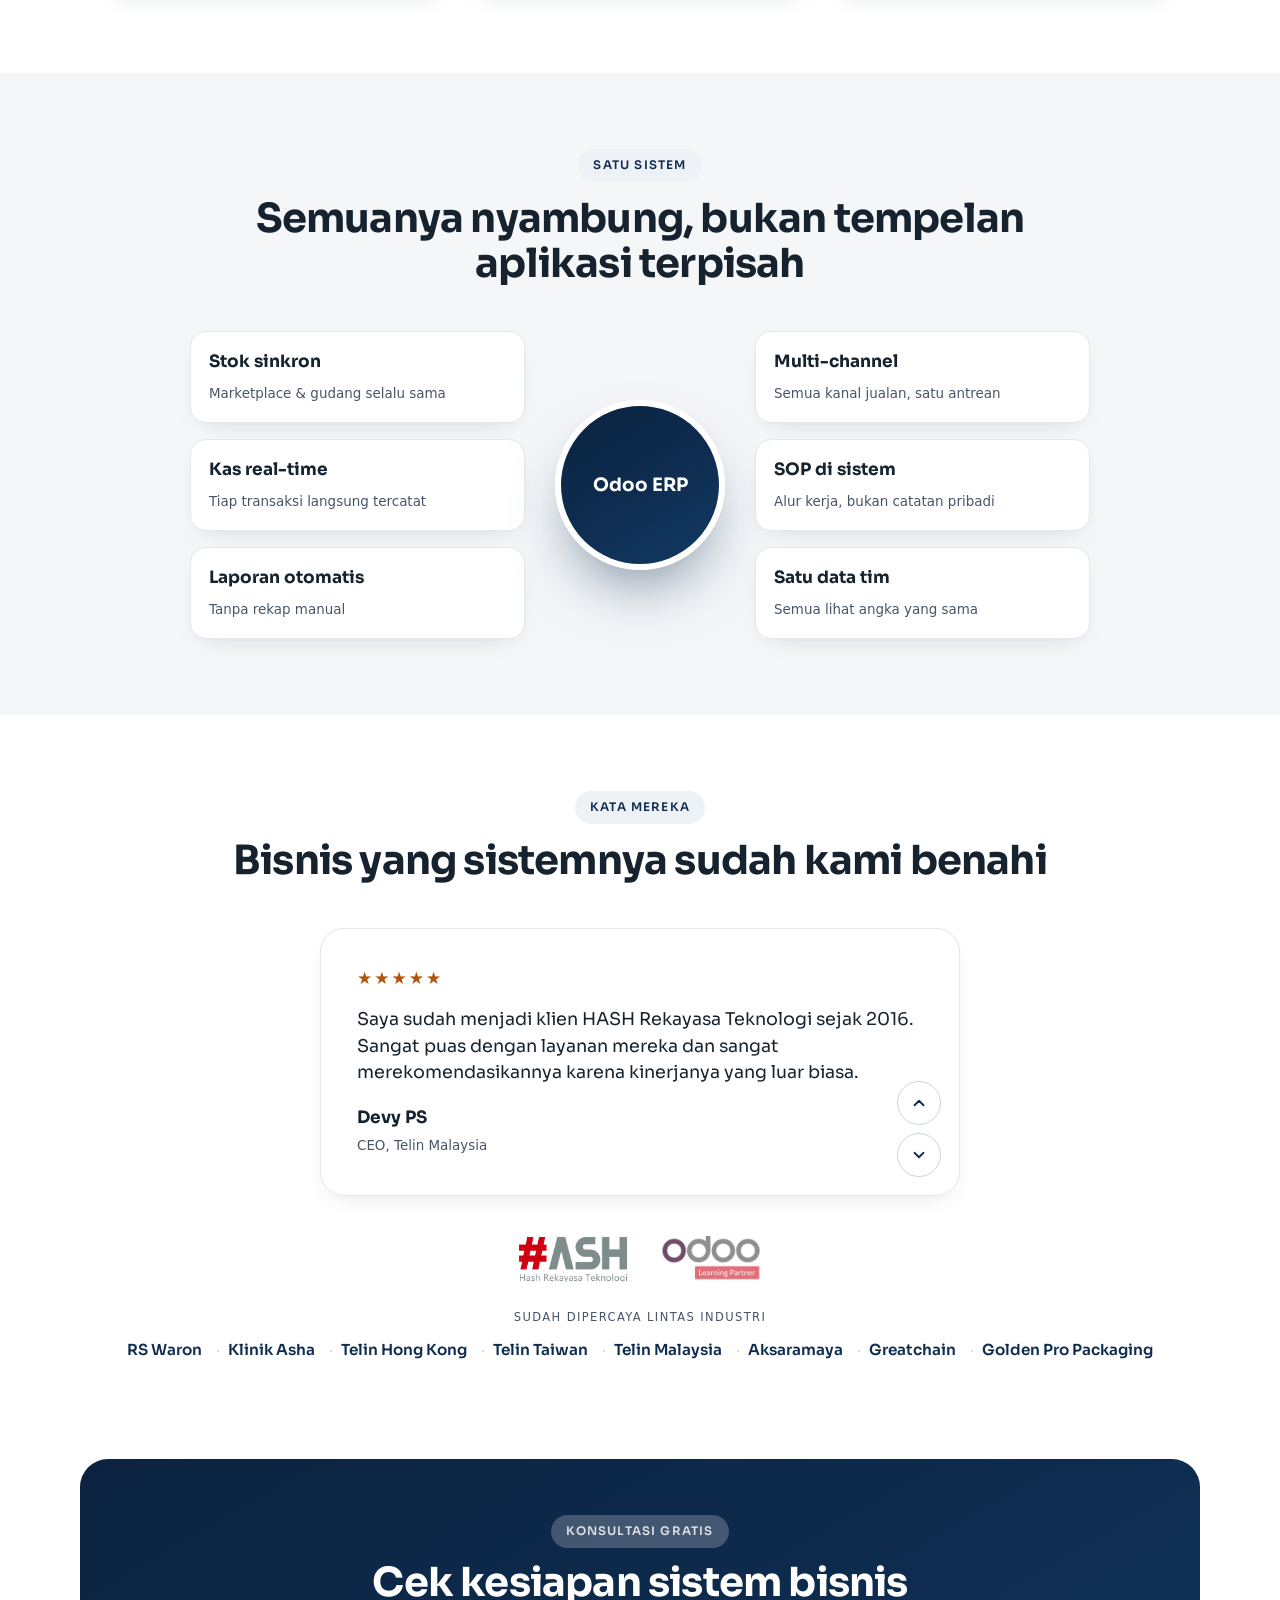
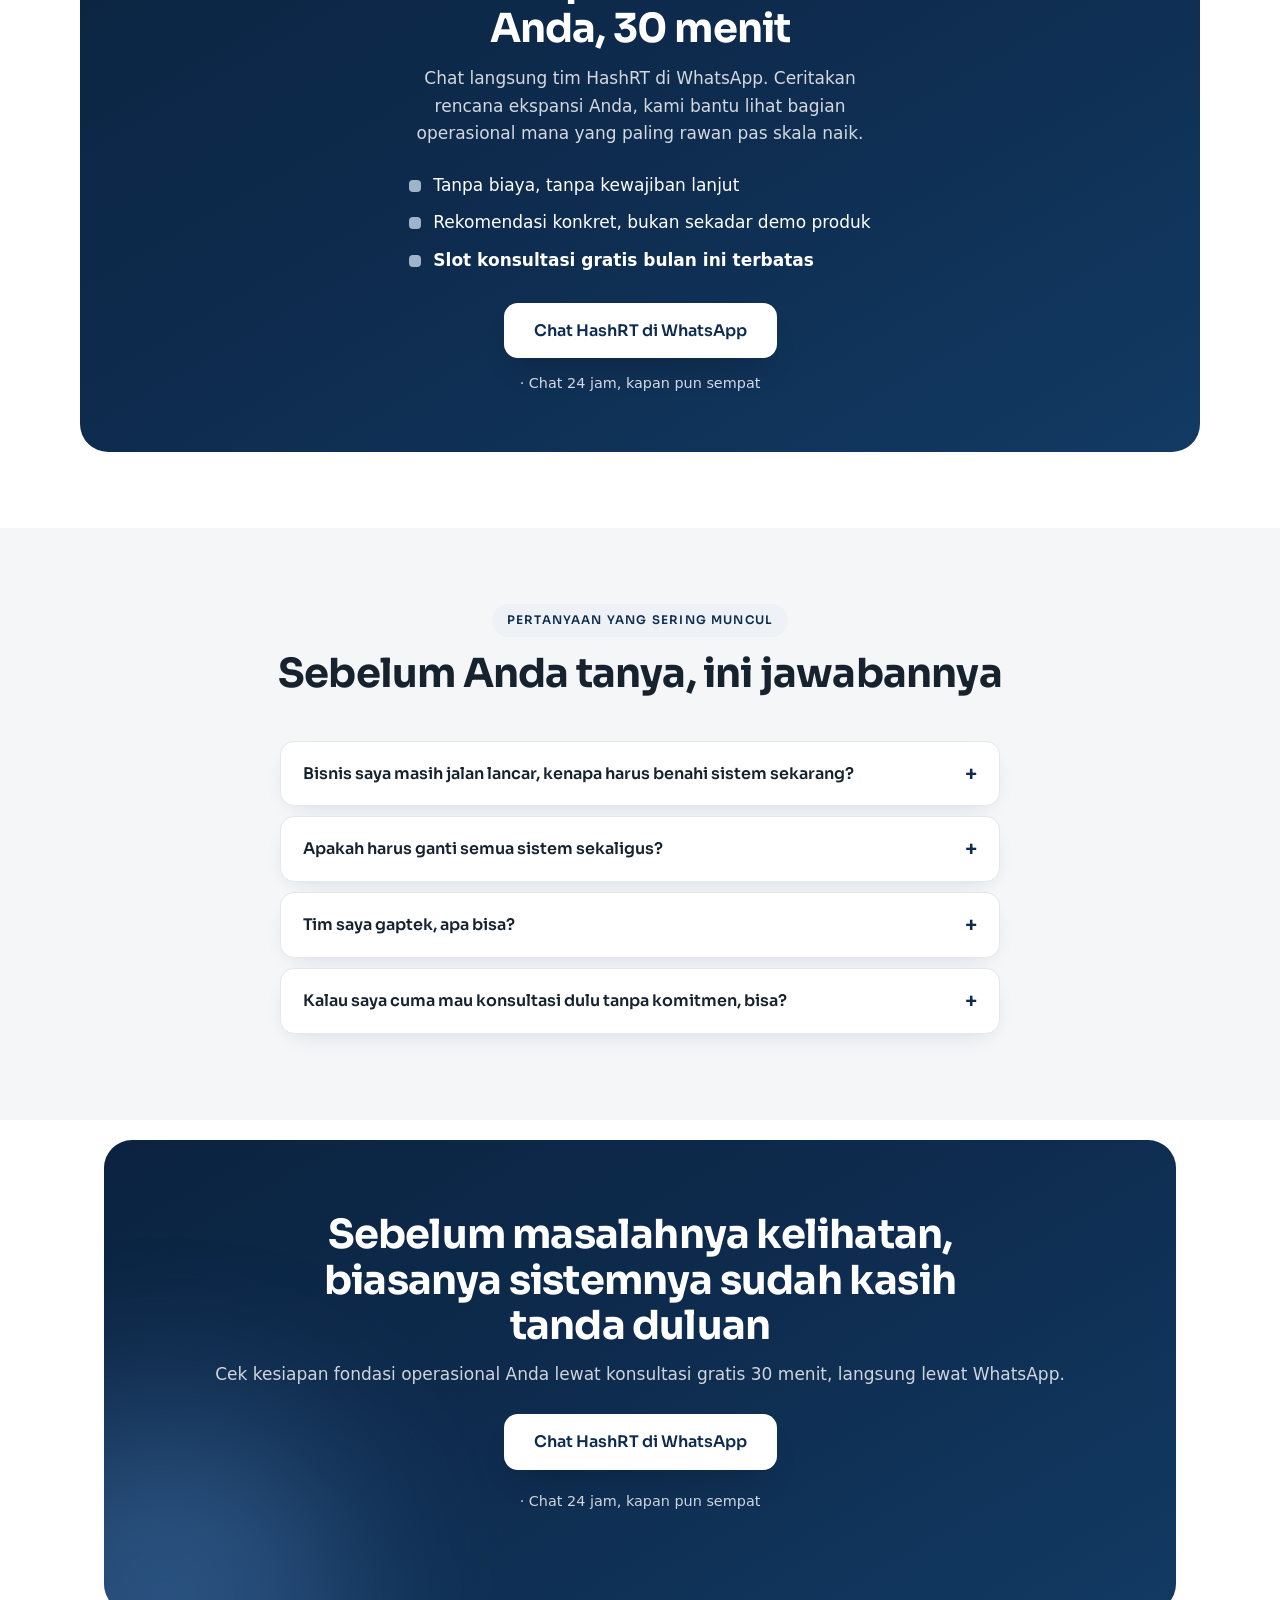
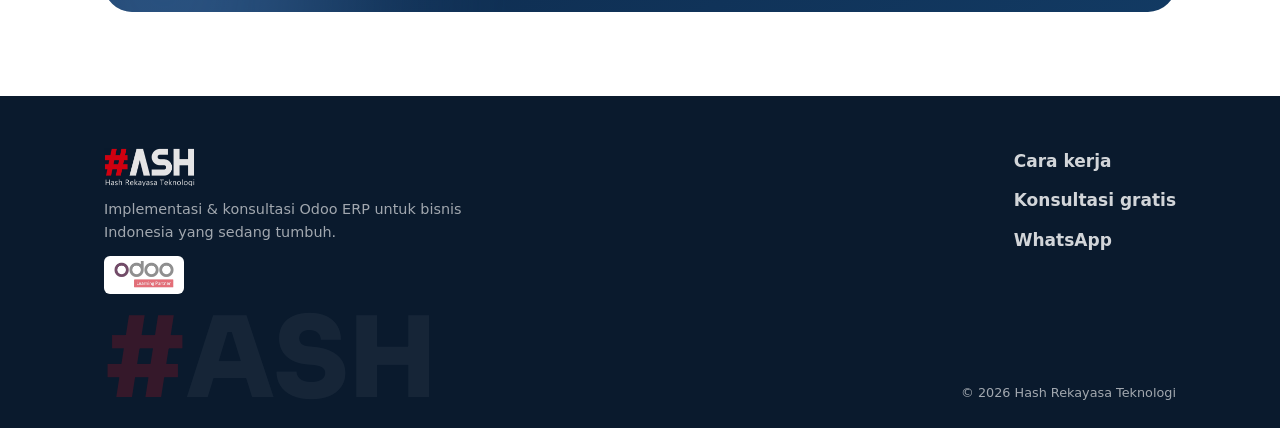
<file: landing-cautionary/index.html>
<!doctype html>
<html lang="id">
<head>
<meta charset="utf-8" />
<meta name="viewport" content="width=device-width, initial-scale=1" />
<link rel="icon" href="/favicon.svg" type="image/svg+xml" />

<!-- Buka koneksi ke server tracking sejak awal (lihat catatan di index.html root). -->
<link rel="preconnect" href="https://www.googletagmanager.com" crossorigin />
<link rel="preconnect" href="https://connect.facebook.net" crossorigin />
<link rel="preconnect" href="https://www.facebook.com" crossorigin />

<!-- Google Tag Manager -->
<script>(function(w,d,s,l,i){w[l]=w[l]||[];w[l].push({'gtm.start':
new Date().getTime(),event:'gtm.js'});var f=d.getElementsByTagName(s)[0],
j=d.createElement(s),dl=l!='dataLayer'?'&l='+l:'';j.async=true;j.src=
'https://www.googletagmanager.com/gtm.js?id='+i+dl;f.parentNode.insertBefore(j,f);
})(window,document,'script','dataLayer','GTM-NKPFBLZN');</script>
<!-- End Google Tag Manager -->
<title>HashRT - Jangan Sampai Bisnis Goyang karena Sistemnya Ketinggalan</title>
<meta name="description" content="Ekspansi cepat, sistem operasional nggak ikut siap. Pola ini sering muncul sebelum bisnis kolaps. Cek kesiapan sistem Anda bareng HashRT, gratis." />
<link rel="canonical" href="./" />

<meta property="og:type" content="website" />
<meta property="og:title" content="HashRT - Jangan Sampai Bisnis Goyang karena Sistemnya Ketinggalan" />
<meta property="og:description" content="Banyak bisnis besar tutup bukan karena produknya jelek. Pastikan fondasi operasional Anda siap." />
<meta property="og:image" content="../assets/og-image.webp" />
<meta property="og:image:width" content="1920" />
<meta property="og:image:height" content="1080" />
<meta name="twitter:card" content="summary_large_image" />

<link rel="preconnect" href="https://fonts.googleapis.com" />
<link rel="preconnect" href="https://fonts.gstatic.com" crossorigin />
<link href="https://fonts.googleapis.com/css2?family=Sora:wght@400;500;600;700;800&display=swap" rel="stylesheet" />
<link rel="stylesheet" href="../styles.css" />
</head>
<body>
<!-- Google Tag Manager (noscript) -->
<noscript><iframe src="https://www.googletagmanager.com/ns.html?id=GTM-NKPFBLZN"
height="0" width="0" style="display:none;visibility:hidden"></iframe></noscript>
<!-- End Google Tag Manager (noscript) -->

<header class="topbar">
  <div class="wrap topbar__inner">
    <a class="brand" data-cta="logo" href="#top" aria-label="Hash Rekayasa Teknologi">
      <img class="brand__logo" src="../assets/logo-white.webp" alt="Hash Rekayasa Teknologi" width="720" height="329"
           onload="this.nextElementSibling.hidden=true" onerror="this.remove()" />
      <span class="wordmark"><span class="hash">#</span>ASH</span>
    </a>
    <a class="btn btn--pill" data-fill="wa-link" href="https://wa.me/62818422230" target="_blank" rel="noopener" data-cta="topbar">Konsultasi gratis</a>
  </div>
</header>

<main id="top">

  <!-- ============ HERO ============ -->
  <section class="hero">
    <div class="hero__glow hero__glow--1" aria-hidden="true"></div>
    <div class="hero__glow hero__glow--2" aria-hidden="true"></div>
    <div class="wrap hero__grid">
      <div class="hero__copy">
        <p class="pill-tag">Mitra resmi Odoo, melayani sejak 2016</p>

        <h1 class="hero__headline">
          Banyak bisnis besar tutup <span class="grad">bukan karena</span> produknya jelek.
        </h1>

        <p class="hero__sub">
          Pola yang sama sering muncul sebelum bisnis kolaps: ekspansi cepat, sistem yang nggak ikut siap. Jangan sampai kejadian yang sama.
        </p>

        <div class="hero__actions">
          <a class="btn btn--lg btn--pill" data-fill="wa-link" href="https://wa.me/62818422230" target="_blank" rel="noopener" data-cta="hero">Chat, pastikan bisnis saya aman</a>
          <a class="btn btn--ghost btn--lg btn--pill" href="#cara-kerja" data-cta="hero-secondary">Lihat cara kerjanya</a>
        </div>

        <p class="hero__note">
          <img src="../assets/odoo-partner.webp" alt="Odoo Learning Partner" width="480" height="216" onerror="this.remove()" />
          <span>Implementasi oleh mitra resmi Odoo</span>
        </p>
      </div>

      <div class="hero__stage" aria-hidden="true">
        <div class="glass-card glass-card--main">
          <div class="glass-card__head">
            <span>Ringkasan Operasional</span><em>Live</em>
          </div>
          <div class="spark">
            <svg viewBox="0 0 240 90" preserveAspectRatio="none">
              <polyline points="0,70 30,58 60,64 90,40 120,48 150,26 180,34 210,14 240,22"
                        fill="none" stroke="#3a5f86" stroke-width="3"/>
              <polygon points="0,70 30,58 60,64 90,40 120,48 150,26 180,34 210,14 240,22 240,90 0,90" fill="rgba(14,44,79,.18)"/>
            </svg>
            <b>Rp 682,5 jt</b><span>penjualan bulan ini</span>
          </div>
          <div class="glass-card__rows">
            <div><span>Shopee</span><b>418</b></div>
            <div><span>Tokopedia</span><b>306</b></div>
            <div><span>Offline</span><b>241</b></div>
          </div>
        </div>
        <div class="chip chip--a">Stok tersinkron<br><b>4 gudang</b></div>
        <div class="chip chip--b">Closing keuangan<br><b>1 hari</b></div>
        <div class="orb" aria-hidden="true"></div>
      </div>
    </div>
  </section>

  <!-- ============ STATS PILLS ============ -->
  <section class="stats">
    <div class="wrap stats__row">
      <div class="stat-pill stat-pill--pink"><b data-fill="clients">40+</b><span>klien &amp; project</span></div>
      <div class="stat-pill stat-pill--violet"><b data-fill="years">10</b><span>tahun pengalaman</span></div>
      <div class="stat-pill stat-pill--mint"><b data-fill="channels">5+</b><span>channel terintegrasi</span></div>
      <div class="stat-pill stat-pill--sky"><b>Gratis</b><span>sesi konsultasi awal</span></div>
    </div>
  </section>

  <!-- ============ WHY ============ -->
  <section class="why">
    <div class="wrap why__grid">
      <div class="why__visual" aria-hidden="true">
        <div class="mini-panel mini-panel--1">
          <span class="mini-panel__label">Pertumbuhan penjualan</span>
          <svg class="mini-panel__art" viewBox="0 0 240 210" xmlns="http://www.w3.org/2000/svg" aria-hidden="true">
            <defs>
              <linearGradient id="mpFace" x1="0" y1="0" x2="0" y2="1">
                <stop offset="0" stop-color="#ffffff"/><stop offset="1" stop-color="#e9edf3"/>
              </linearGradient>
              <linearGradient id="mpLine" x1="0" y1="1" x2="1" y2="0">
                <stop offset="0" stop-color="#2f6bd8"/><stop offset="1" stop-color="#6ea8ea"/>
              </linearGradient>
              <linearGradient id="mpPie" x1="0" y1="0" x2="1" y2="1">
                <stop offset="0" stop-color="#0e2c4f"/><stop offset="1" stop-color="#26548a"/>
              </linearGradient>
              <filter id="mpSoft" x="-40%" y="-40%" width="180%" height="180%">
                <feDropShadow dx="0" dy="10" stdDeviation="12" flood-color="#0e2c4f" flood-opacity="0.18"/>
              </filter>
            </defs>
            <ellipse cx="120" cy="194" rx="76" ry="12" fill="#0e2c4f" opacity="0.10"/>
            <g filter="url(#mpSoft)">
              <rect x="66" y="18" width="108" height="164" rx="22" fill="url(#mpFace)" stroke="#dbe1ea"/>
            </g>
            <g stroke="#c9d3e0" stroke-width="1.5" opacity="0.7">
              <line x1="82" y1="60" x2="158" y2="60"/><line x1="82" y1="86" x2="158" y2="86"/><line x1="82" y1="112" x2="158" y2="112"/>
              <line x1="100" y1="48" x2="100" y2="126"/><line x1="120" y1="48" x2="120" y2="126"/><line x1="140" y1="48" x2="140" y2="126"/>
            </g>
            <path d="M60 120 C 84 96, 96 142, 120 110 S 162 64, 192 84" fill="none" stroke="#0e2c4f" stroke-opacity="0.16" stroke-width="16" stroke-linecap="round" transform="translate(0,9)"/>
            <path d="M60 120 C 84 96, 96 142, 120 110 S 162 64, 192 84" fill="none" stroke="url(#mpLine)" stroke-width="14" stroke-linecap="round"/>
            <g filter="url(#mpSoft)"><circle cx="88" cy="150" r="16" fill="#eef2f7"/></g>
            <path d="M88 150 L88 134 A16 16 0 0 1 102 158 Z" fill="url(#mpPie)"/>
            <g filter="url(#mpSoft)"><rect x="50" y="44" width="48" height="22" rx="11" fill="#5c95d6"/></g>
            <circle cx="63" cy="55" r="4.6" fill="none" stroke="#fff" stroke-width="2.4"/>
            <line x1="66.5" y1="58.5" x2="71" y2="63" stroke="#fff" stroke-width="2.4" stroke-linecap="round"/>
          </svg>
          <b>+35% akurasi data</b>
        </div>
        <div class="mini-panel mini-panel--2">
          <span class="mini-panel__label">Modul aktif</span>
          <ul>
            <li>Inventory</li><li>Sales</li><li>Accounting</li><li>Purchase</li>
          </ul>
        </div>
      </div>
      <div class="why__copy">
        <p class="pill-tag pill-tag--center">Kenapa HashRT</p>
        <h2>Sistem yang menyesuaikan bisnis Anda, bukan sebaliknya</h2>
        <p>Kami nggak asal pasang software. Alur kerja yang sudah jalan dipetakan dulu, baru kami tentukan modul Odoo yang benar-benar Anda butuh.</p>
        <ul class="ticks">
          <li>Implementasi disesuaikan dengan workflow bisnis Anda</li>
          <li>Tim support tetap dampingi setelah go-live</li>
          <li>Biaya transparan sejak awal, termasuk estimasi jangka panjang</li>
        </ul>
        <a class="btn btn--pill" data-fill="wa-link" href="https://wa.me/62818422230" target="_blank" rel="noopener" data-cta="why">Mulai dari konsultasi gratis</a>
      </div>
    </div>
  </section>

  <!-- ============ PROBLEM ============ -->
  <section class="problem">
    <div class="wrap">
      <div class="problem__card">
        <h2>Order masuk deras. Cabang baru buka tiap bulan. Semua kelihatan baik-baik saja.</h2>
        <p class="problem__lead">Sampai satu titik semuanya goyang sekaligus:</p>
        <ul class="checklist">
          <li>Barang salah kirim karena stok antar cabang nggak sinkron</li>
          <li>Laporan keuangan telat closing, padahal keputusan harus cepat</li>
          <li>Tim kewalahan karena SOP-nya masih di kepala orang, bukan di sistem</li>
        </ul>
        <p class="problem__punch">Bukan produknya yang salah. Yang nggak siap adalah fondasi operasionalnya.</p>
      </div>
    </div>
  </section>

  <!-- ============ PROCESS ============ -->
  <section class="process" id="cara-kerja">
    <div class="wrap">
      <p class="pill-tag pill-tag--center">Cara kerja</p>
      <h2 class="center">Empat langkah, dari ngobrol sampai sistem jalan</h2>
      <ol class="process__steps">
        <li>
          <span class="process__icon">1</span>
          <h3>Konsultasi &amp; pemetaan</h3>
          <p>Kita petakan alur bisnis Anda sekarang. Gratis, tanpa komitmen lanjut.</p>
        </li>
        <li>
          <span class="process__icon">2</span>
          <h3>Rekomendasi setup</h3>
          <p>Modul Odoo sesuai kebutuhan nyata, lengkap dengan estimasi biaya.</p>
        </li>
        <li>
          <span class="process__icon">3</span>
          <h3>Implementasi bertahap</h3>
          <p>Mulai dari modul paling mendesak. Sistem lama boleh jalan paralel.</p>
        </li>
        <li>
          <span class="process__icon">4</span>
          <h3>Pendampingan go-live</h3>
          <p>Training per peran dan support lanjutan setelah sistem nyala.</p>
        </li>
      </ol>
    </div>
  </section>

  <!-- ============ FEATURES ============ -->
  <section class="features">
    <div class="wrap">
      <p class="pill-tag pill-tag--center">Fitur utama</p>
      <h2 class="center">Semua operasional bisnis dalam satu Odoo</h2>

      <div class="feat-grid">
        <article class="feat feat--wide">
          <h3>Laporan real-time</h3>
          <p>Angka penjualan, kas, dan margin ke-update otomatis. Keputusan nggak nunggu rekap manual akhir bulan.</p>
          <svg class="chart" viewBox="0 0 320 120" role="img" aria-label="Grafik pendapatan bulanan">
            <g fill="#0e2c4f">
              <rect x="12" y="60" width="26" height="48" rx="3"/>
              <rect x="52" y="44" width="26" height="64" rx="3"/>
              <rect x="92" y="72" width="26" height="36" rx="3"/>
              <rect x="132" y="30" width="26" height="78" rx="3"/>
            </g>
            <g fill="#9fb4c9">
              <rect x="172" y="52" width="26" height="56" rx="3"/>
              <rect x="212" y="38" width="26" height="70" rx="3"/>
              <rect x="252" y="24" width="26" height="84" rx="3"/>
              <rect x="292" y="46" width="26" height="62" rx="3"/>
            </g>
          </svg>
        </article>

        <article class="feat feat--pay">
          <h3>Penjualan multi-channel</h3>
          <p>Shopee, Tokopedia, TikTok Shop, dan kasir offline masuk ke satu antrean pesanan.</p>
          <div class="feat__mini">
            <div><span>Order hari ini</span><b>1.284</b></div>
            <div><span>Belum dikirim</span><b>312</b></div>
          </div>
        </article>

        <article class="feat">
          <h3>Inventory multi-gudang</h3>
          <p>Stok antar cabang sinkron. Sistem kasih tahu kalau ada yang mau habis.</p>
          <svg class="chart chart--sm" viewBox="0 0 200 70" aria-hidden="true"><g fill="#3a5f86"><rect x="6" y="30" width="18" height="34" rx="2"/><rect x="34" y="20" width="18" height="44" rx="2"/><rect x="62" y="38" width="18" height="26" rx="2"/><rect x="90" y="14" width="18" height="50" rx="2"/><rect x="118" y="28" width="18" height="36" rx="2"/><rect x="146" y="8" width="18" height="56" rx="2"/><rect x="174" y="24" width="18" height="40" rx="2"/></g></svg>
        </article>

        <article class="feat">
          <h3>Akuntansi &amp; kas</h3>
          <p>Transaksi tercatat otomatis dari penjualan. Closing lebih cepat, audit lebih tenang.</p>
          <svg class="chart chart--sm" viewBox="0 0 200 70" aria-hidden="true"><polyline points="6,54 34,44 62,50 90,28 118,36 146,18 174,26 194,10" fill="none" stroke="#3a5f86" stroke-width="3"/></svg>
        </article>

        <article class="feat">
          <h3>Manajemen tim</h3>
          <p>Hak akses per peran, SOP jadi alur di sistem, bukan di kepala orang.</p>
          <svg class="chart chart--sm" viewBox="0 0 200 70" aria-hidden="true"><polyline points="6,40 34,44 62,30 90,34 118,20 146,26 174,14 194,20" fill="none" stroke="#d0121e" stroke-width="3"/><polyline points="6,56 34,50 62,52 90,42 118,46 146,38 174,40 194,32" fill="none" stroke="#9fb4c9" stroke-width="3"/></svg>
        </article>
      </div>
    </div>
  </section>

  <!-- ============ HUB ============ -->
  <section class="hub">
    <div class="wrap">
      <p class="pill-tag pill-tag--center">Satu sistem</p>
      <h2 class="center">Semuanya nyambung, bukan tempelan aplikasi terpisah</h2>

      <div class="hub__wheel">
        <div class="hub__col">
          <div class="hub__node"><b>Stok sinkron</b><span>Marketplace &amp; gudang selalu sama</span></div>
          <div class="hub__node"><b>Kas real-time</b><span>Tiap transaksi langsung tercatat</span></div>
          <div class="hub__node"><b>Laporan otomatis</b><span>Tanpa rekap manual</span></div>
        </div>
        <div class="hub__center">
          <span>Odoo ERP</span>
        </div>
        <div class="hub__col">
          <div class="hub__node"><b>Multi-channel</b><span>Semua kanal jualan, satu antrean</span></div>
          <div class="hub__node"><b>SOP di sistem</b><span>Alur kerja, bukan catatan pribadi</span></div>
          <div class="hub__node"><b>Satu data tim</b><span>Semua lihat angka yang sama</span></div>
        </div>
      </div>
    </div>
  </section>

  <!-- ============ TESTIMONIALS ============ -->
  <section class="testi">
    <div class="wrap">
      <p class="pill-tag pill-tag--center">Kata mereka</p>
      <h2 class="center">Bisnis yang sistemnya sudah kami benahi</h2>

      <div class="testi__slider" data-fill="testimonials" role="group" aria-roledescription="carousel" aria-label="Testimoni klien">
        <div class="testi__track" aria-live="polite">
          <figure class="testi__slide is-active" role="group" aria-roledescription="slide" aria-label="1 dari 2">
            <div class="stars" role="img" aria-label="Penilaian 5 dari 5">★★★★★</div>
            <blockquote>Saya sudah menjadi klien HASH Rekayasa Teknologi sejak 2016. Sangat puas dengan layanan mereka dan sangat merekomendasikannya karena kinerjanya yang luar biasa.</blockquote>
            <figcaption><b>Devy PS</b><span>CEO, Telin Malaysia</span></figcaption>
          </figure>
          <figure class="testi__slide" role="group" aria-roledescription="slide" aria-label="2 dari 2">
            <div class="stars" role="img" aria-label="Penilaian 5 dari 5">★★★★★</div>
            <blockquote>Yang membedakan HASH adalah kemampuannya memahami kebutuhan spesifik kami dan menyesuaikan solusinya. Hasilnya pas dengan kebutuhan perusahaan dan selalu melampaui ekspektasi.</blockquote>
            <figcaption><b>Kartia Rausen</b><span>CEO, Telin Taiwan</span></figcaption>
          </figure>
        </div>
        <div class="testi__nav">
          <button type="button" data-testi="prev" aria-label="Testimoni sebelumnya">
            <svg viewBox="0 0 24 24" aria-hidden="true"><path d="M18 15l-6-6-6 6"/></svg>
          </button>
          <button type="button" data-testi="next" aria-label="Testimoni berikutnya">
            <svg viewBox="0 0 24 24" aria-hidden="true"><path d="M6 9l6 6 6-6"/></svg>
          </button>
        </div>
      </div>

      <div class="partners">
        <img src="../assets/logo-color.webp" alt="Hash Rekayasa Teknologi" width="720" height="329" onerror="this.remove()" />
        <img src="../assets/odoo-partner.webp" alt="Odoo Learning Partner" width="480" height="216" onerror="this.remove()" />
      </div>

      <div class="clients">
        <p class="clients__label">Sudah dipercaya lintas industri</p>
        <ul class="clients__list">
          <li>RS Waron</li>
          <li>Klinik Asha</li>
          <li>Telin Hong Kong</li>
          <li>Telin Taiwan</li>
          <li>Telin Malaysia</li>
          <li>Aksaramaya</li>
          <li>Greatchain</li>
          <li>Golden Pro Packaging</li>
        </ul>
      </div>
    </div>
  </section>

  <!-- ============ WHATSAPP CTA ============ -->
  <section class="lead" id="kontak">
    <div class="lead__band">
      <div class="lead__cta">
        <p class="pill-tag pill-tag--light">Konsultasi gratis</p>
        <h2>Cek kesiapan sistem bisnis Anda, 30 menit</h2>
        <p>Chat langsung tim HashRT di WhatsApp. Ceritakan rencana ekspansi Anda, kami bantu lihat bagian operasional mana yang paling rawan pas skala naik.</p>
        <ul class="lead__list">
          <li>Tanpa biaya, tanpa kewajiban lanjut</li>
          <li>Rekomendasi konkret, bukan sekadar demo produk</li>
          <li class="lead__slot" data-fill="urgency">Slot konsultasi gratis bulan ini terbatas</li>
        </ul>
        <a class="btn btn--lg btn--pill btn--invert" data-fill="wa-link" href="https://wa.me/62818422230" target="_blank" rel="noopener" data-cta="lead">Chat HashRT di WhatsApp</a>
        <p class="lead__contact"><span data-fill="wa-hours">· Chat 24 jam, kapan pun sempat</span></p>
      </div>
    </div>
  </section>

  <!-- ============ FAQ ============ -->
  <section class="faq">
    <div class="wrap">
      <p class="pill-tag pill-tag--center">Pertanyaan yang sering muncul</p>
      <h2 class="center">Sebelum Anda tanya, ini jawabannya</h2>
      <div class="acc">
        <details>
          <summary>Bisnis saya masih jalan lancar, kenapa harus benahi sistem sekarang?</summary>
          <div class="acc__body"><p>Justru waktu masih tenang benahi sistemnya lebih murah dan nggak ganggu operasional. Kalau nunggu sampai kepepet, biaya dan risikonya jauh lebih besar.</p></div>
        </details>
        <details>
          <summary>Apakah harus ganti semua sistem sekaligus?</summary>
          <div class="acc__body"><p>Tidak. Kita mulai dari modul yang paling mendesak, lalu tambah bertahap setelah tim terbiasa. Sistem lama bisa jalan paralel selama masa transisi.</p></div>
        </details>
        <details>
          <summary>Tim saya gaptek, apa bisa?</summary>
          <div class="acc__body"><p>Bisa. Kami sediakan training per peran dan pendampingan setelah go-live, jadi tim belajar sambil sistemnya benar-benar dipakai.</p></div>
        </details>
        <details>
          <summary>Kalau saya cuma mau konsultasi dulu tanpa komitmen, bisa?</summary>
          <div class="acc__body"><p>Bisa. Konsultasi awal gratis dan tanpa kewajiban lanjut. Kalau memang belum butuh sekarang, kami bilang apa adanya.</p></div>
        </details>
      </div>
    </div>
  </section>

  <!-- ============ FINAL CTA ============ -->
  <section class="final">
    <div class="wrap">
      <div class="final__card">
        <div class="final__glow" aria-hidden="true"></div>
        <h2>Sebelum masalahnya kelihatan, biasanya sistemnya sudah kasih tanda duluan</h2>
        <p>Cek kesiapan fondasi operasional Anda lewat konsultasi gratis 30 menit, langsung lewat WhatsApp.</p>
        <a class="btn btn--lg btn--pill btn--invert" data-fill="wa-link" href="https://wa.me/62818422230" target="_blank" rel="noopener" data-cta="final">Chat HashRT di WhatsApp</a>
        <p class="final__contact"><span data-fill="wa-hours">· Chat 24 jam, kapan pun sempat</span></p>
      </div>
    </div>
  </section>
</main>

<footer class="foot">
  <div class="wrap foot__inner">
    <div class="foot__brand">
      <img class="foot__logo" src="../assets/logo-white.webp" alt="Hash Rekayasa Teknologi" width="720" height="329"
           onload="this.nextElementSibling.hidden=true" onerror="this.remove()" />
      <span class="wordmark"><span class="hash">#</span>ASH</span>
      <p>Implementasi &amp; konsultasi Odoo ERP untuk bisnis Indonesia yang sedang tumbuh.</p>
      <img class="foot__badge" src="../assets/odoo-partner.webp" alt="Odoo Learning Partner" width="480" height="216" onerror="this.remove()" />
    </div>
    <nav class="foot__nav" aria-label="Navigasi footer">
      <a href="#cara-kerja" data-cta="foot-cara-kerja">Cara kerja</a>
      <a href="#kontak" data-cta="foot-kontak">Konsultasi gratis</a>
      <a data-fill="wa-link" data-cta="foot-whatsapp" href="https://wa.me/62818422230" target="_blank" rel="noopener">WhatsApp</a>
    </nav>
  </div>
  <div class="wrap foot__base">
    <span class="foot__wm" aria-hidden="true"><span class="hash">#</span>ASH</span>
    <p>© <span id="year"></span> Hash Rekayasa Teknologi</p>
  </div>
</footer>

<script src="config.js"></script>
<script src="../script.js"></script>
</body>
</html>
</file>
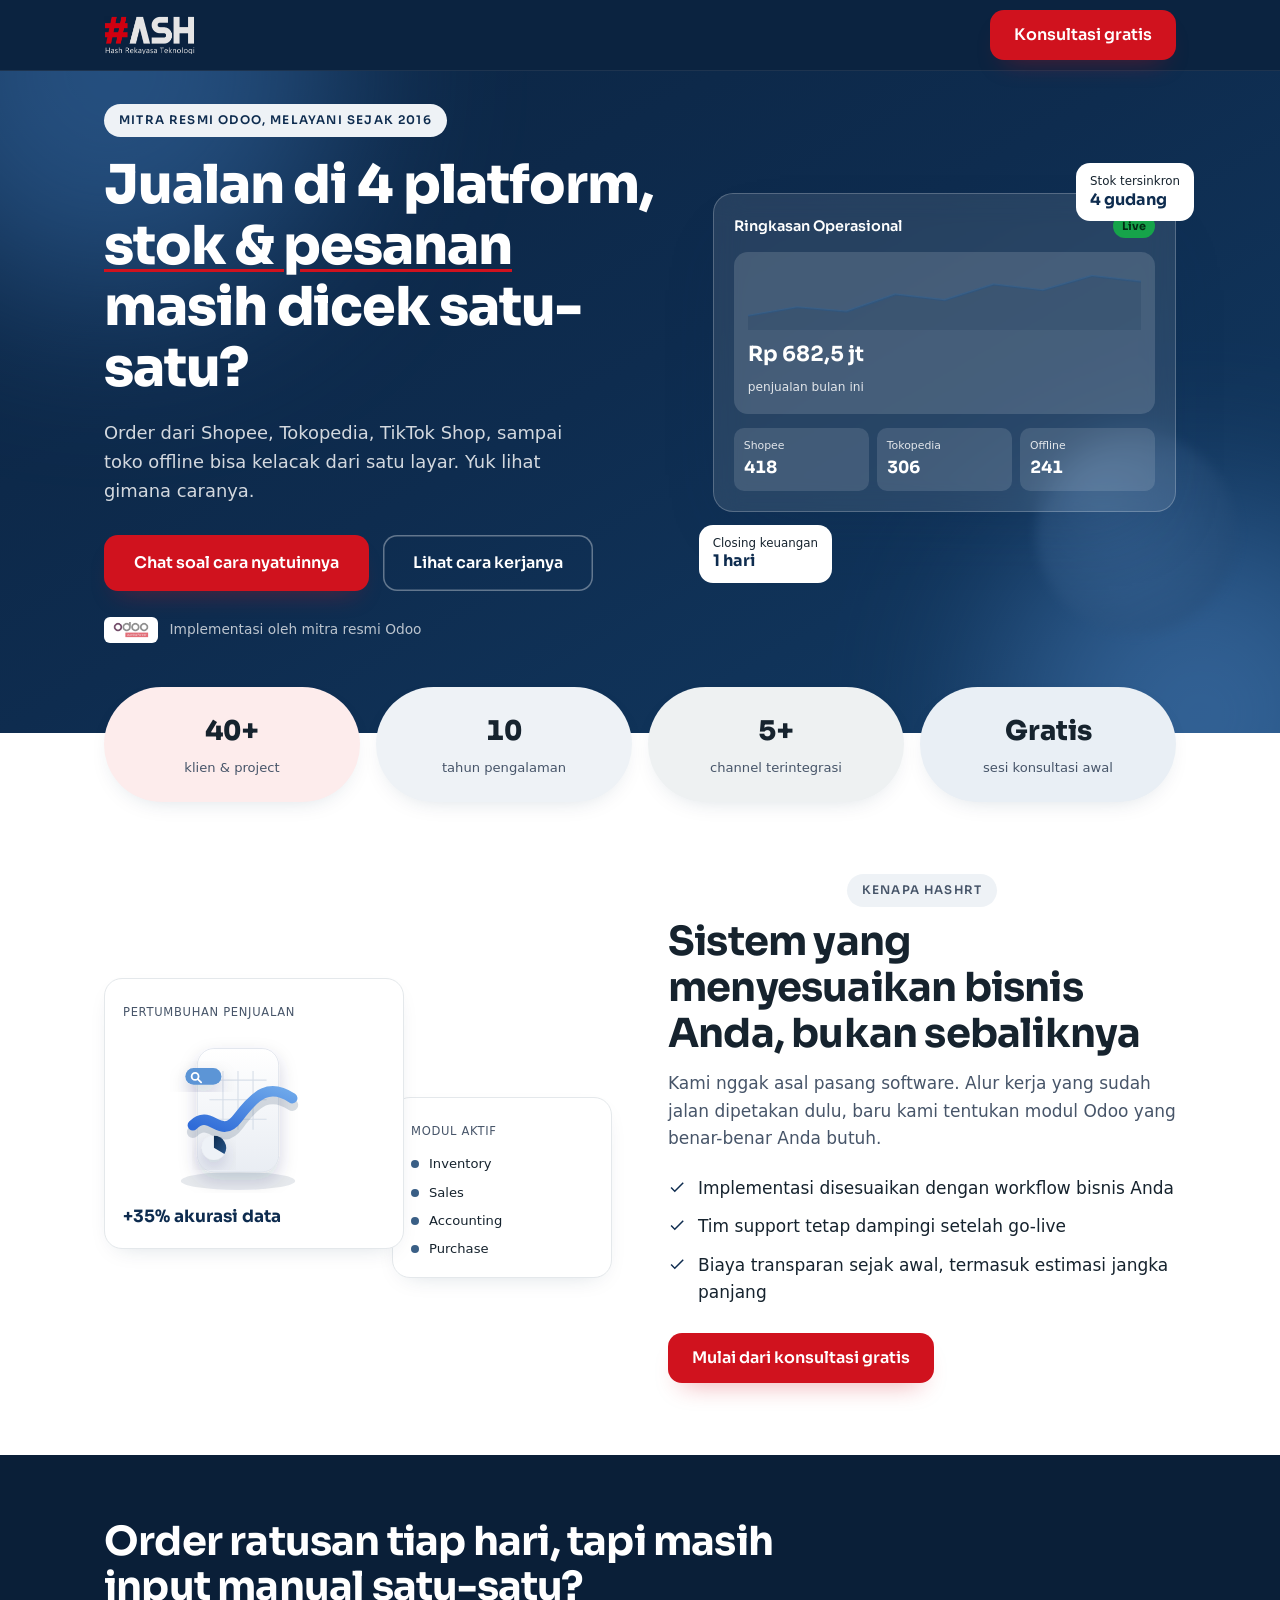
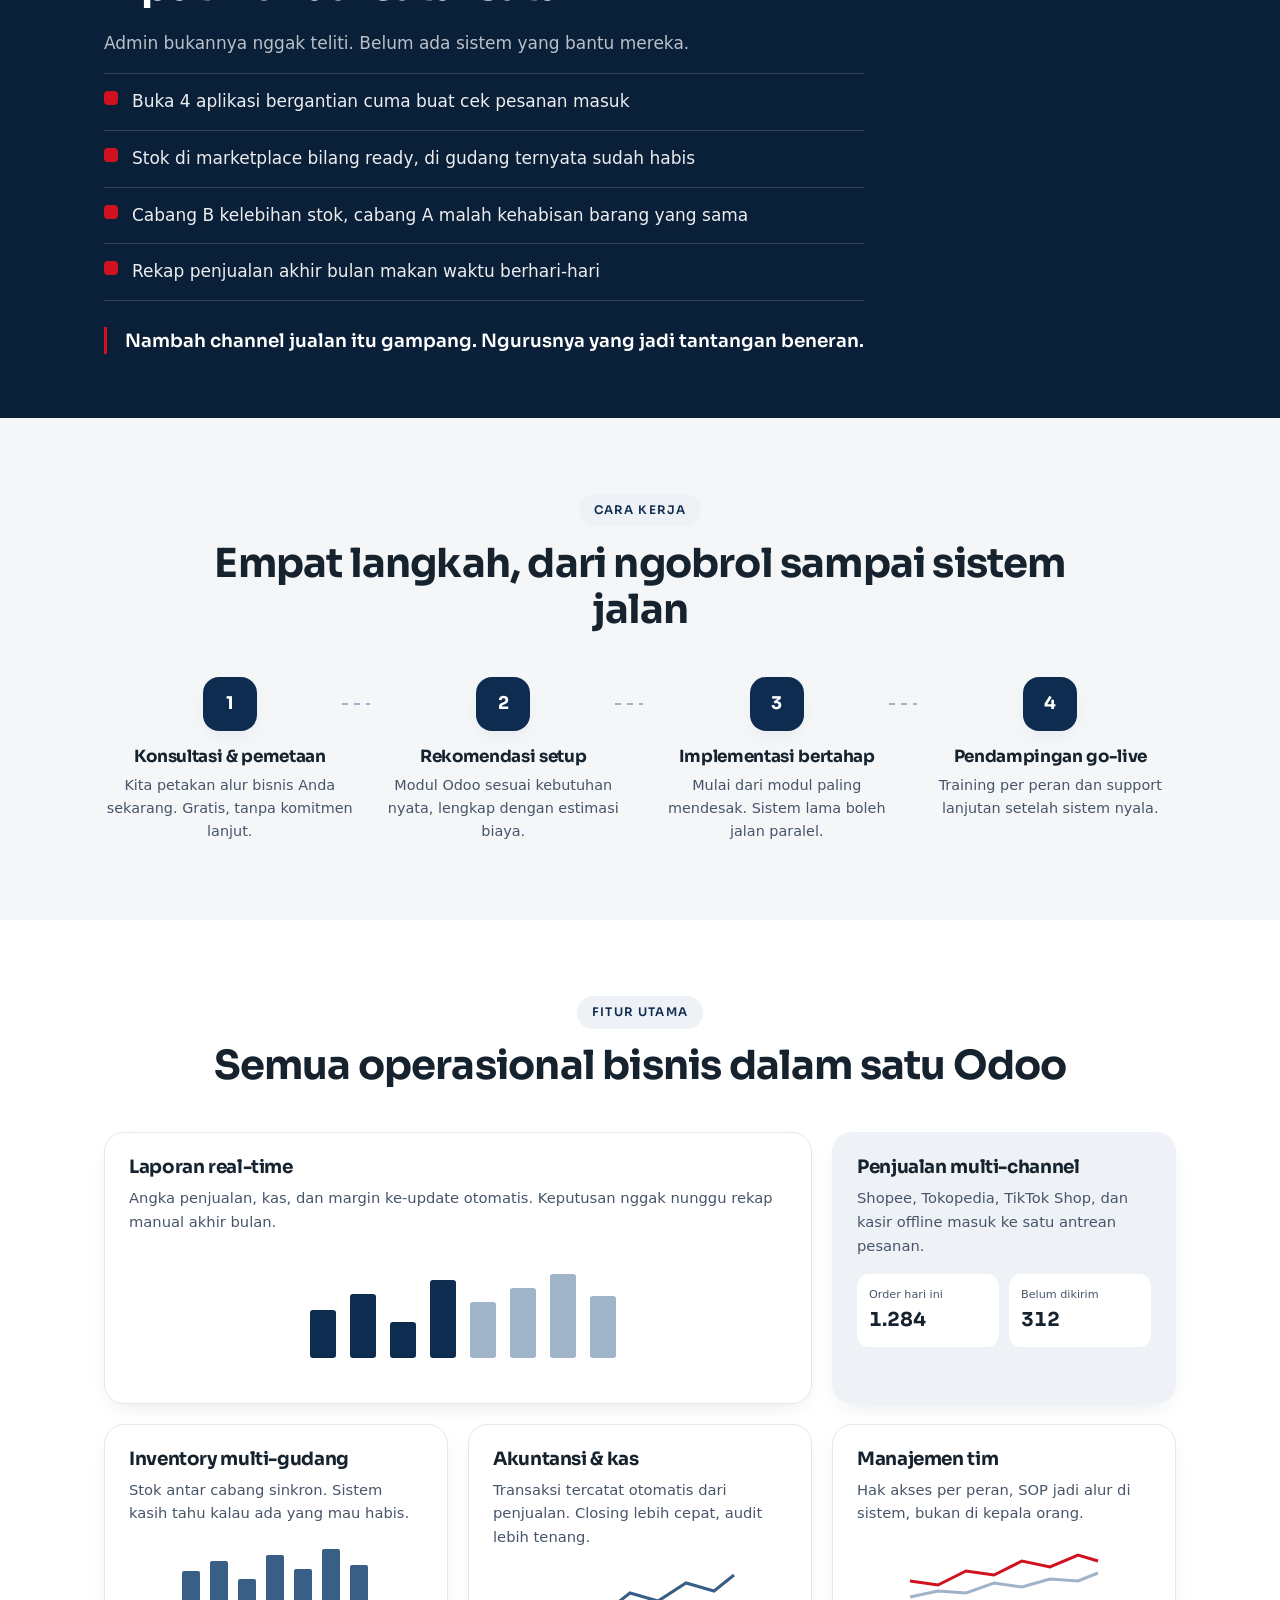
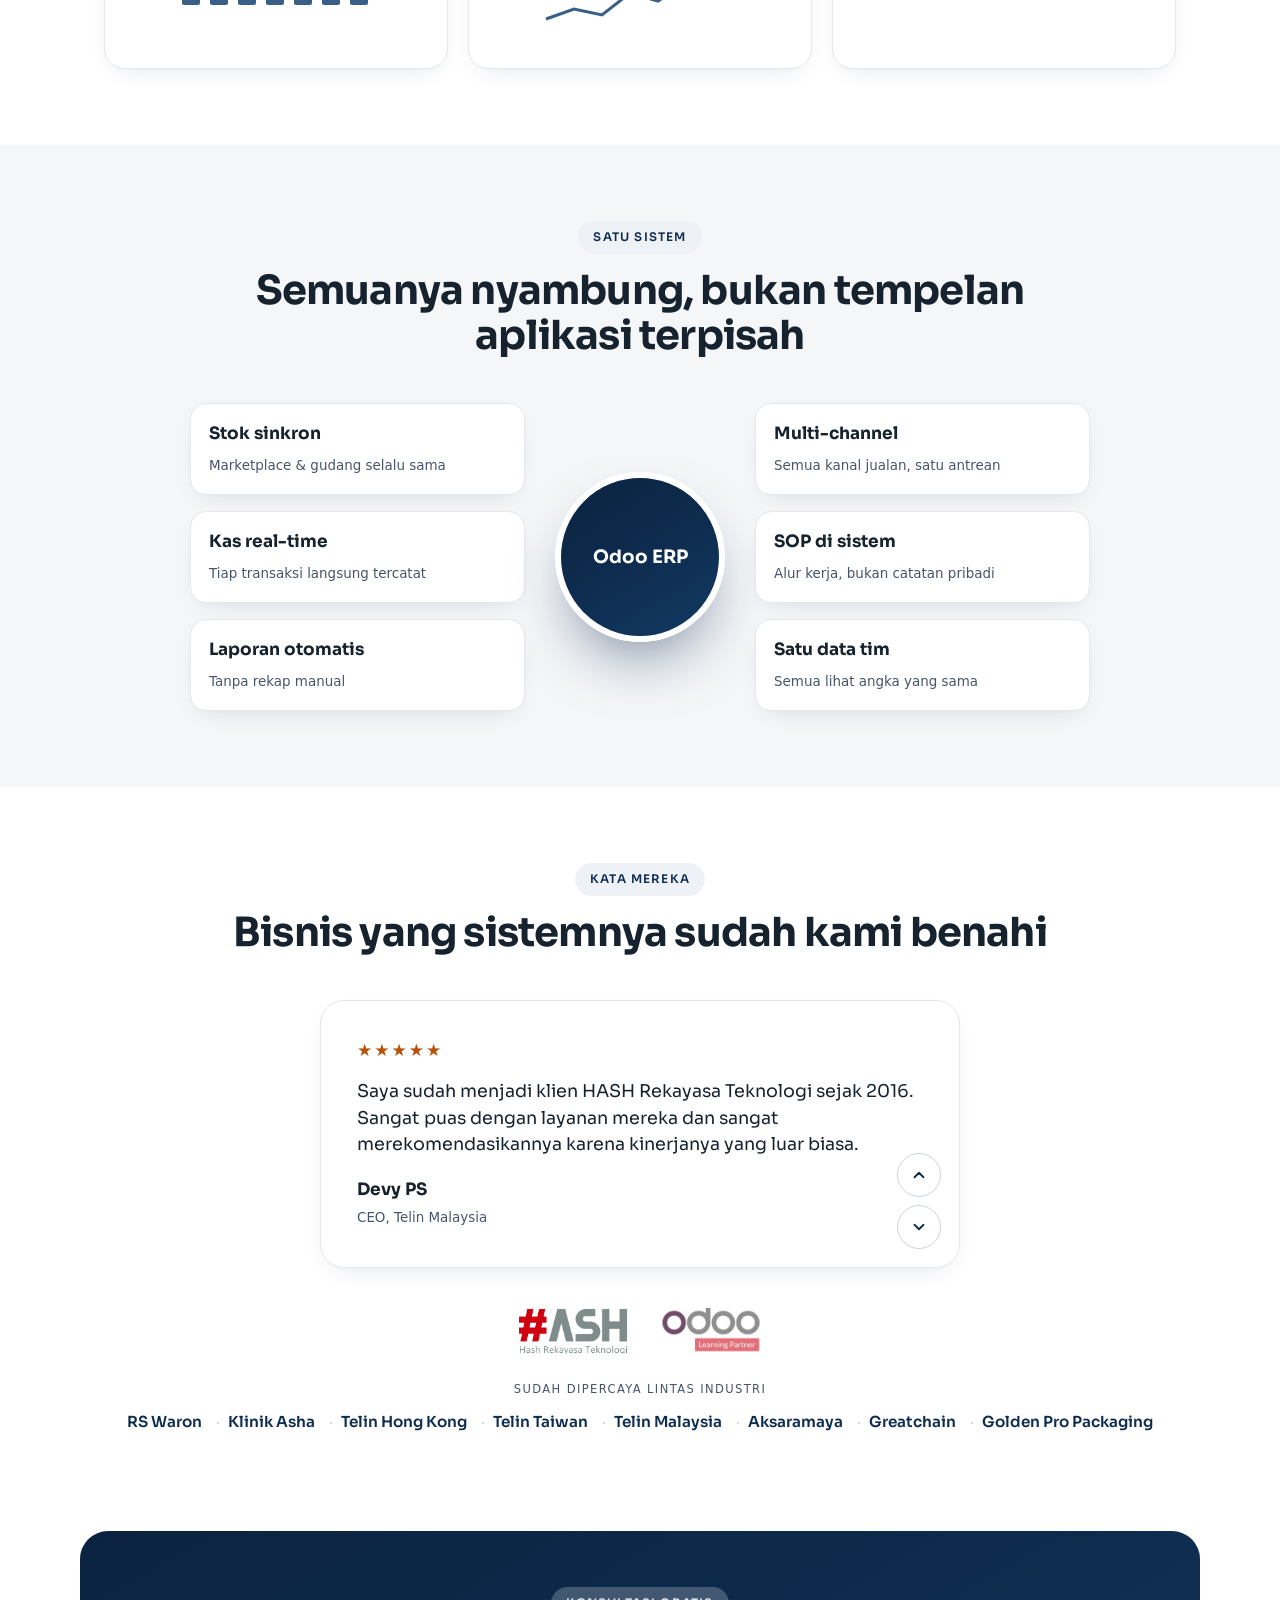
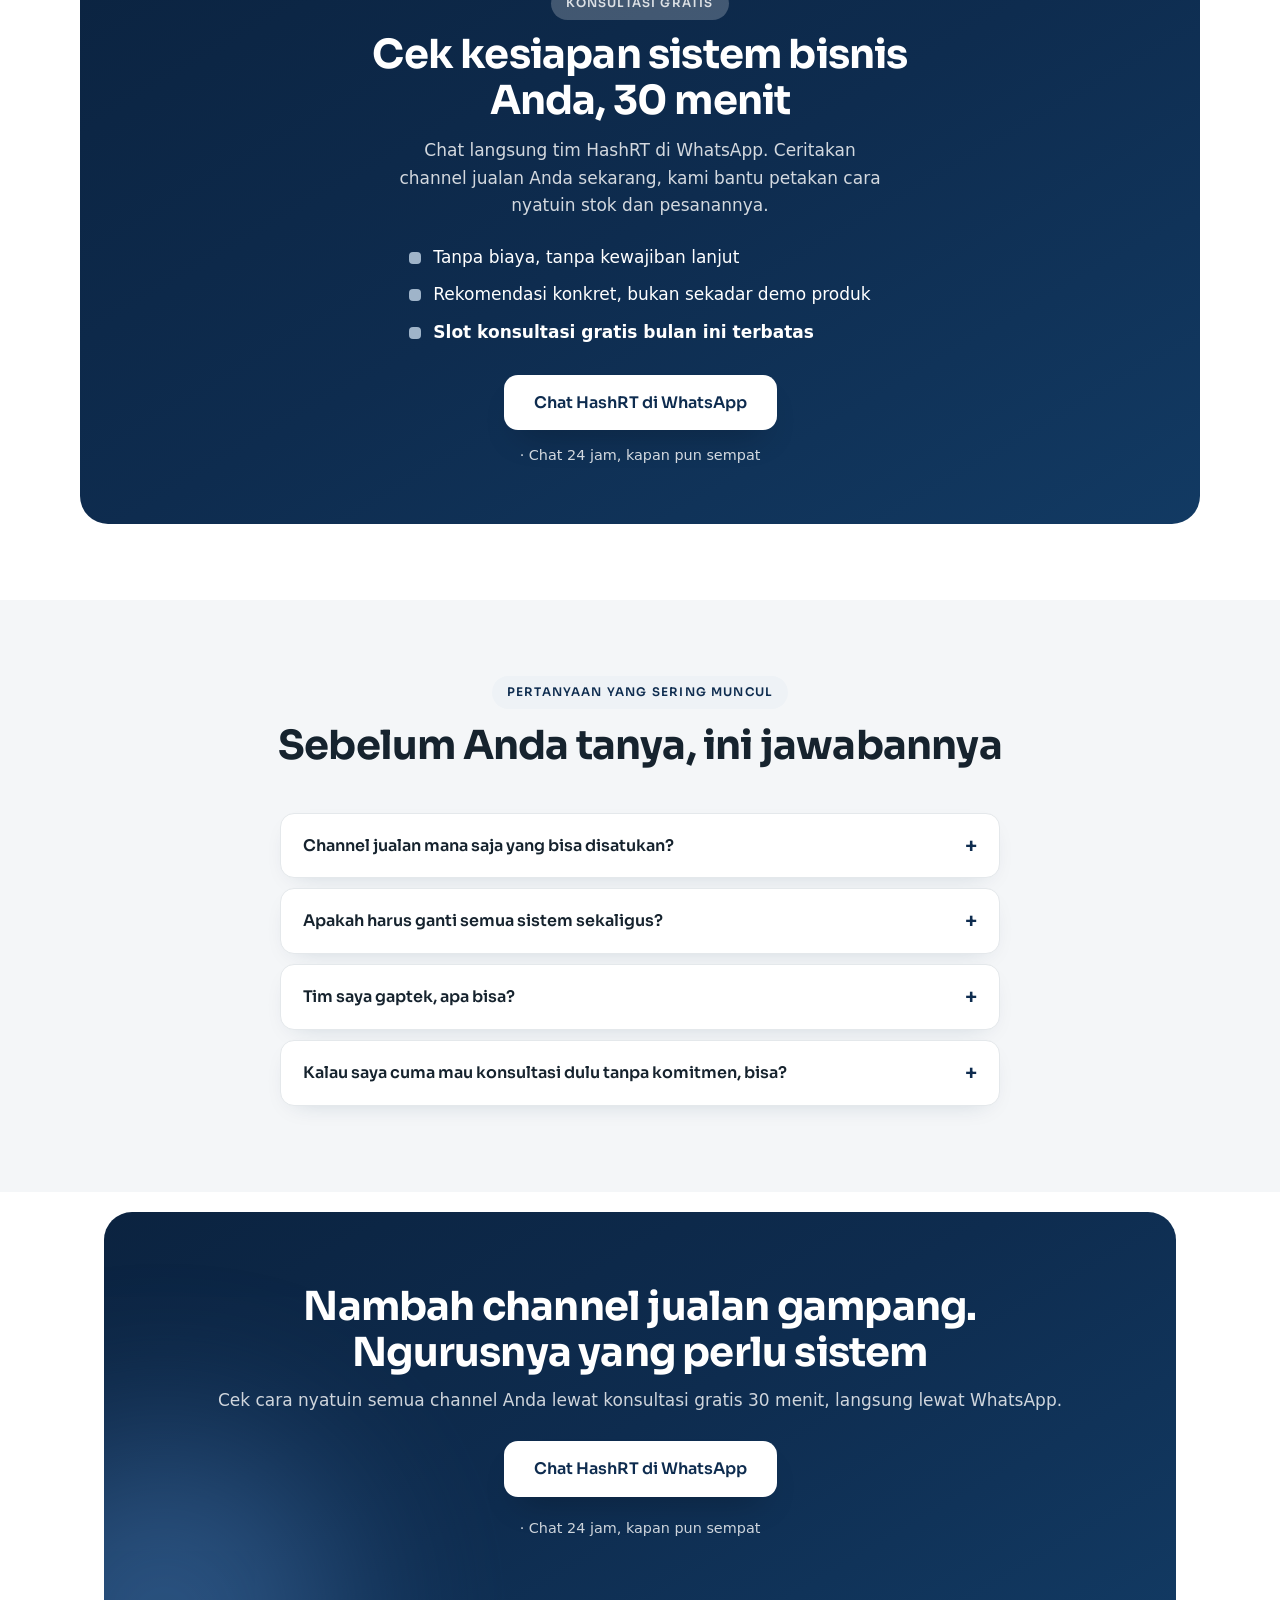
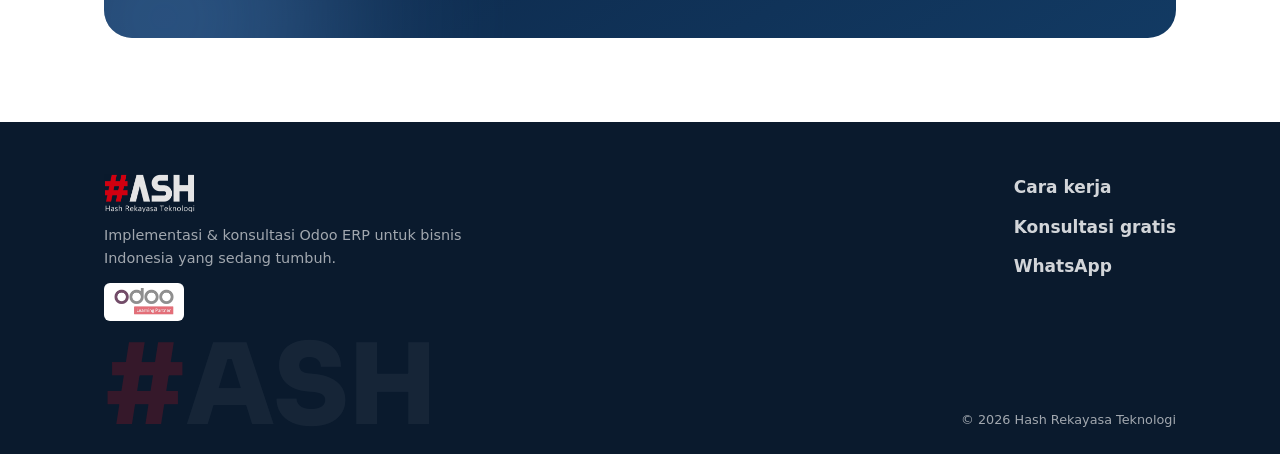
<file: landing-multichannel/index.html>
<!doctype html>
<html lang="id">
<head>
<meta charset="utf-8" />
<meta name="viewport" content="width=device-width, initial-scale=1" />
<link rel="icon" href="/favicon.svg" type="image/svg+xml" />

<!-- Buka koneksi ke server tracking sejak awal (lihat catatan di index.html root). -->
<link rel="preconnect" href="https://www.googletagmanager.com" crossorigin />
<link rel="preconnect" href="https://connect.facebook.net" crossorigin />
<link rel="preconnect" href="https://www.facebook.com" crossorigin />

<!-- Google Tag Manager -->
<script>(function(w,d,s,l,i){w[l]=w[l]||[];w[l].push({'gtm.start':
new Date().getTime(),event:'gtm.js'});var f=d.getElementsByTagName(s)[0],
j=d.createElement(s),dl=l!='dataLayer'?'&l='+l:'';j.async=true;j.src=
'https://www.googletagmanager.com/gtm.js?id='+i+dl;f.parentNode.insertBefore(j,f);
})(window,document,'script','dataLayer','GTM-NKPFBLZN');</script>
<!-- End Google Tag Manager -->
<title>HashRT - Satu Layar untuk Semua Channel Jualan</title>
<meta name="description" content="Jualan di Shopee, Tokopedia, TikTok Shop, dan toko offline sekaligus? Satukan stok dan pesanan dalam satu Odoo. Konsultasi gratis bareng HashRT." />
<link rel="canonical" href="./" />

<meta property="og:type" content="website" />
<meta property="og:title" content="HashRT - Satu Layar untuk Semua Channel Jualan" />
<meta property="og:description" content="Order dari 4 platform kelacak dari satu layar. Lihat cara nyatuinnya." />
<meta property="og:image" content="../assets/og-image.webp" />
<meta property="og:image:width" content="1920" />
<meta property="og:image:height" content="1080" />
<meta name="twitter:card" content="summary_large_image" />

<link rel="preconnect" href="https://fonts.googleapis.com" />
<link rel="preconnect" href="https://fonts.gstatic.com" crossorigin />
<link href="https://fonts.googleapis.com/css2?family=Sora:wght@400;500;600;700;800&display=swap" rel="stylesheet" />
<link rel="stylesheet" href="../styles.css" />
</head>
<body>
<!-- Google Tag Manager (noscript) -->
<noscript><iframe src="https://www.googletagmanager.com/ns.html?id=GTM-NKPFBLZN"
height="0" width="0" style="display:none;visibility:hidden"></iframe></noscript>
<!-- End Google Tag Manager (noscript) -->

<header class="topbar">
  <div class="wrap topbar__inner">
    <a class="brand" data-cta="logo" href="#top" aria-label="Hash Rekayasa Teknologi">
      <img class="brand__logo" src="../assets/logo-white.webp" alt="Hash Rekayasa Teknologi" width="720" height="329"
           onload="this.nextElementSibling.hidden=true" onerror="this.remove()" />
      <span class="wordmark"><span class="hash">#</span>ASH</span>
    </a>
    <a class="btn btn--pill" data-fill="wa-link" href="https://wa.me/62818422230" target="_blank" rel="noopener" data-cta="topbar">Konsultasi gratis</a>
  </div>
</header>

<main id="top">

  <!-- ============ HERO ============ -->
  <section class="hero">
    <div class="hero__glow hero__glow--1" aria-hidden="true"></div>
    <div class="hero__glow hero__glow--2" aria-hidden="true"></div>
    <div class="wrap hero__grid">
      <div class="hero__copy">
        <p class="pill-tag">Mitra resmi Odoo, melayani sejak 2016</p>

        <h1 class="hero__headline">
          Jualan di 4 platform, <span class="grad">stok &amp; pesanan</span> masih dicek satu-satu?
        </h1>

        <p class="hero__sub">
          Order dari Shopee, Tokopedia, TikTok Shop, sampai toko offline bisa kelacak dari satu layar. Yuk lihat gimana caranya.
        </p>

        <div class="hero__actions">
          <a class="btn btn--lg btn--pill" data-fill="wa-link" href="https://wa.me/62818422230" target="_blank" rel="noopener" data-cta="hero">Chat soal cara nyatuinnya</a>
          <a class="btn btn--ghost btn--lg btn--pill" href="#cara-kerja" data-cta="hero-secondary">Lihat cara kerjanya</a>
        </div>

        <p class="hero__note">
          <img src="../assets/odoo-partner.webp" alt="Odoo Learning Partner" width="480" height="216" onerror="this.remove()" />
          <span>Implementasi oleh mitra resmi Odoo</span>
        </p>
      </div>

      <div class="hero__stage" aria-hidden="true">
        <div class="glass-card glass-card--main">
          <div class="glass-card__head">
            <span>Ringkasan Operasional</span><em>Live</em>
          </div>
          <div class="spark">
            <svg viewBox="0 0 240 90" preserveAspectRatio="none">
              <polyline points="0,70 30,58 60,64 90,40 120,48 150,26 180,34 210,14 240,22"
                        fill="none" stroke="#3a5f86" stroke-width="3"/>
              <polygon points="0,70 30,58 60,64 90,40 120,48 150,26 180,34 210,14 240,22 240,90 0,90" fill="rgba(14,44,79,.18)"/>
            </svg>
            <b>Rp 682,5 jt</b><span>penjualan bulan ini</span>
          </div>
          <div class="glass-card__rows">
            <div><span>Shopee</span><b>418</b></div>
            <div><span>Tokopedia</span><b>306</b></div>
            <div><span>Offline</span><b>241</b></div>
          </div>
        </div>
        <div class="chip chip--a">Stok tersinkron<br><b>4 gudang</b></div>
        <div class="chip chip--b">Closing keuangan<br><b>1 hari</b></div>
        <div class="orb" aria-hidden="true"></div>
      </div>
    </div>
  </section>

  <!-- ============ STATS PILLS ============ -->
  <section class="stats">
    <div class="wrap stats__row">
      <div class="stat-pill stat-pill--pink"><b data-fill="clients">40+</b><span>klien &amp; project</span></div>
      <div class="stat-pill stat-pill--violet"><b data-fill="years">10</b><span>tahun pengalaman</span></div>
      <div class="stat-pill stat-pill--mint"><b data-fill="channels">5+</b><span>channel terintegrasi</span></div>
      <div class="stat-pill stat-pill--sky"><b>Gratis</b><span>sesi konsultasi awal</span></div>
    </div>
  </section>

  <!-- ============ WHY ============ -->
  <section class="why">
    <div class="wrap why__grid">
      <div class="why__visual" aria-hidden="true">
        <div class="mini-panel mini-panel--1">
          <span class="mini-panel__label">Pertumbuhan penjualan</span>
          <svg class="mini-panel__art" viewBox="0 0 240 210" xmlns="http://www.w3.org/2000/svg" aria-hidden="true">
            <defs>
              <linearGradient id="mpFace" x1="0" y1="0" x2="0" y2="1">
                <stop offset="0" stop-color="#ffffff"/><stop offset="1" stop-color="#e9edf3"/>
              </linearGradient>
              <linearGradient id="mpLine" x1="0" y1="1" x2="1" y2="0">
                <stop offset="0" stop-color="#2f6bd8"/><stop offset="1" stop-color="#6ea8ea"/>
              </linearGradient>
              <linearGradient id="mpPie" x1="0" y1="0" x2="1" y2="1">
                <stop offset="0" stop-color="#0e2c4f"/><stop offset="1" stop-color="#26548a"/>
              </linearGradient>
              <filter id="mpSoft" x="-40%" y="-40%" width="180%" height="180%">
                <feDropShadow dx="0" dy="10" stdDeviation="12" flood-color="#0e2c4f" flood-opacity="0.18"/>
              </filter>
            </defs>
            <ellipse cx="120" cy="194" rx="76" ry="12" fill="#0e2c4f" opacity="0.10"/>
            <g filter="url(#mpSoft)">
              <rect x="66" y="18" width="108" height="164" rx="22" fill="url(#mpFace)" stroke="#dbe1ea"/>
            </g>
            <g stroke="#c9d3e0" stroke-width="1.5" opacity="0.7">
              <line x1="82" y1="60" x2="158" y2="60"/><line x1="82" y1="86" x2="158" y2="86"/><line x1="82" y1="112" x2="158" y2="112"/>
              <line x1="100" y1="48" x2="100" y2="126"/><line x1="120" y1="48" x2="120" y2="126"/><line x1="140" y1="48" x2="140" y2="126"/>
            </g>
            <path d="M60 120 C 84 96, 96 142, 120 110 S 162 64, 192 84" fill="none" stroke="#0e2c4f" stroke-opacity="0.16" stroke-width="16" stroke-linecap="round" transform="translate(0,9)"/>
            <path d="M60 120 C 84 96, 96 142, 120 110 S 162 64, 192 84" fill="none" stroke="url(#mpLine)" stroke-width="14" stroke-linecap="round"/>
            <g filter="url(#mpSoft)"><circle cx="88" cy="150" r="16" fill="#eef2f7"/></g>
            <path d="M88 150 L88 134 A16 16 0 0 1 102 158 Z" fill="url(#mpPie)"/>
            <g filter="url(#mpSoft)"><rect x="50" y="44" width="48" height="22" rx="11" fill="#5c95d6"/></g>
            <circle cx="63" cy="55" r="4.6" fill="none" stroke="#fff" stroke-width="2.4"/>
            <line x1="66.5" y1="58.5" x2="71" y2="63" stroke="#fff" stroke-width="2.4" stroke-linecap="round"/>
          </svg>
          <b>+35% akurasi data</b>
        </div>
        <div class="mini-panel mini-panel--2">
          <span class="mini-panel__label">Modul aktif</span>
          <ul>
            <li>Inventory</li><li>Sales</li><li>Accounting</li><li>Purchase</li>
          </ul>
        </div>
      </div>
      <div class="why__copy">
        <p class="pill-tag pill-tag--center">Kenapa HashRT</p>
        <h2>Sistem yang menyesuaikan bisnis Anda, bukan sebaliknya</h2>
        <p>Kami nggak asal pasang software. Alur kerja yang sudah jalan dipetakan dulu, baru kami tentukan modul Odoo yang benar-benar Anda butuh.</p>
        <ul class="ticks">
          <li>Implementasi disesuaikan dengan workflow bisnis Anda</li>
          <li>Tim support tetap dampingi setelah go-live</li>
          <li>Biaya transparan sejak awal, termasuk estimasi jangka panjang</li>
        </ul>
        <a class="btn btn--pill" data-fill="wa-link" href="https://wa.me/62818422230" target="_blank" rel="noopener" data-cta="why">Mulai dari konsultasi gratis</a>
      </div>
    </div>
  </section>

  <!-- ============ PROBLEM ============ -->
  <section class="problem">
    <div class="wrap">
      <div class="problem__card">
        <h2>Order ratusan tiap hari, tapi masih input manual satu-satu?</h2>
        <p class="problem__lead">Admin bukannya nggak teliti. Belum ada sistem yang bantu mereka.</p>
        <ul class="checklist">
          <li>Buka 4 aplikasi bergantian cuma buat cek pesanan masuk</li>
          <li>Stok di marketplace bilang ready, di gudang ternyata sudah habis</li>
          <li>Cabang B kelebihan stok, cabang A malah kehabisan barang yang sama</li>
          <li>Rekap penjualan akhir bulan makan waktu berhari-hari</li>
        </ul>
        <p class="problem__punch">Nambah channel jualan itu gampang. Ngurusnya yang jadi tantangan beneran.</p>
      </div>
    </div>
  </section>

  <!-- ============ PROCESS ============ -->
  <section class="process" id="cara-kerja">
    <div class="wrap">
      <p class="pill-tag pill-tag--center">Cara kerja</p>
      <h2 class="center">Empat langkah, dari ngobrol sampai sistem jalan</h2>
      <ol class="process__steps">
        <li>
          <span class="process__icon">1</span>
          <h3>Konsultasi &amp; pemetaan</h3>
          <p>Kita petakan alur bisnis Anda sekarang. Gratis, tanpa komitmen lanjut.</p>
        </li>
        <li>
          <span class="process__icon">2</span>
          <h3>Rekomendasi setup</h3>
          <p>Modul Odoo sesuai kebutuhan nyata, lengkap dengan estimasi biaya.</p>
        </li>
        <li>
          <span class="process__icon">3</span>
          <h3>Implementasi bertahap</h3>
          <p>Mulai dari modul paling mendesak. Sistem lama boleh jalan paralel.</p>
        </li>
        <li>
          <span class="process__icon">4</span>
          <h3>Pendampingan go-live</h3>
          <p>Training per peran dan support lanjutan setelah sistem nyala.</p>
        </li>
      </ol>
    </div>
  </section>

  <!-- ============ FEATURES ============ -->
  <section class="features">
    <div class="wrap">
      <p class="pill-tag pill-tag--center">Fitur utama</p>
      <h2 class="center">Semua operasional bisnis dalam satu Odoo</h2>

      <div class="feat-grid">
        <article class="feat feat--wide">
          <h3>Laporan real-time</h3>
          <p>Angka penjualan, kas, dan margin ke-update otomatis. Keputusan nggak nunggu rekap manual akhir bulan.</p>
          <svg class="chart" viewBox="0 0 320 120" role="img" aria-label="Grafik pendapatan bulanan">
            <g fill="#0e2c4f">
              <rect x="12" y="60" width="26" height="48" rx="3"/>
              <rect x="52" y="44" width="26" height="64" rx="3"/>
              <rect x="92" y="72" width="26" height="36" rx="3"/>
              <rect x="132" y="30" width="26" height="78" rx="3"/>
            </g>
            <g fill="#9fb4c9">
              <rect x="172" y="52" width="26" height="56" rx="3"/>
              <rect x="212" y="38" width="26" height="70" rx="3"/>
              <rect x="252" y="24" width="26" height="84" rx="3"/>
              <rect x="292" y="46" width="26" height="62" rx="3"/>
            </g>
          </svg>
        </article>

        <article class="feat feat--pay">
          <h3>Penjualan multi-channel</h3>
          <p>Shopee, Tokopedia, TikTok Shop, dan kasir offline masuk ke satu antrean pesanan.</p>
          <div class="feat__mini">
            <div><span>Order hari ini</span><b>1.284</b></div>
            <div><span>Belum dikirim</span><b>312</b></div>
          </div>
        </article>

        <article class="feat">
          <h3>Inventory multi-gudang</h3>
          <p>Stok antar cabang sinkron. Sistem kasih tahu kalau ada yang mau habis.</p>
          <svg class="chart chart--sm" viewBox="0 0 200 70" aria-hidden="true"><g fill="#3a5f86"><rect x="6" y="30" width="18" height="34" rx="2"/><rect x="34" y="20" width="18" height="44" rx="2"/><rect x="62" y="38" width="18" height="26" rx="2"/><rect x="90" y="14" width="18" height="50" rx="2"/><rect x="118" y="28" width="18" height="36" rx="2"/><rect x="146" y="8" width="18" height="56" rx="2"/><rect x="174" y="24" width="18" height="40" rx="2"/></g></svg>
        </article>

        <article class="feat">
          <h3>Akuntansi &amp; kas</h3>
          <p>Transaksi tercatat otomatis dari penjualan. Closing lebih cepat, audit lebih tenang.</p>
          <svg class="chart chart--sm" viewBox="0 0 200 70" aria-hidden="true"><polyline points="6,54 34,44 62,50 90,28 118,36 146,18 174,26 194,10" fill="none" stroke="#3a5f86" stroke-width="3"/></svg>
        </article>

        <article class="feat">
          <h3>Manajemen tim</h3>
          <p>Hak akses per peran, SOP jadi alur di sistem, bukan di kepala orang.</p>
          <svg class="chart chart--sm" viewBox="0 0 200 70" aria-hidden="true"><polyline points="6,40 34,44 62,30 90,34 118,20 146,26 174,14 194,20" fill="none" stroke="#d0121e" stroke-width="3"/><polyline points="6,56 34,50 62,52 90,42 118,46 146,38 174,40 194,32" fill="none" stroke="#9fb4c9" stroke-width="3"/></svg>
        </article>
      </div>
    </div>
  </section>

  <!-- ============ HUB ============ -->
  <section class="hub">
    <div class="wrap">
      <p class="pill-tag pill-tag--center">Satu sistem</p>
      <h2 class="center">Semuanya nyambung, bukan tempelan aplikasi terpisah</h2>

      <div class="hub__wheel">
        <div class="hub__col">
          <div class="hub__node"><b>Stok sinkron</b><span>Marketplace &amp; gudang selalu sama</span></div>
          <div class="hub__node"><b>Kas real-time</b><span>Tiap transaksi langsung tercatat</span></div>
          <div class="hub__node"><b>Laporan otomatis</b><span>Tanpa rekap manual</span></div>
        </div>
        <div class="hub__center">
          <span>Odoo ERP</span>
        </div>
        <div class="hub__col">
          <div class="hub__node"><b>Multi-channel</b><span>Semua kanal jualan, satu antrean</span></div>
          <div class="hub__node"><b>SOP di sistem</b><span>Alur kerja, bukan catatan pribadi</span></div>
          <div class="hub__node"><b>Satu data tim</b><span>Semua lihat angka yang sama</span></div>
        </div>
      </div>
    </div>
  </section>

  <!-- ============ TESTIMONIALS ============ -->
  <section class="testi">
    <div class="wrap">
      <p class="pill-tag pill-tag--center">Kata mereka</p>
      <h2 class="center">Bisnis yang sistemnya sudah kami benahi</h2>

      <div class="testi__slider" data-fill="testimonials" role="group" aria-roledescription="carousel" aria-label="Testimoni klien">
        <div class="testi__track" aria-live="polite">
          <figure class="testi__slide is-active" role="group" aria-roledescription="slide" aria-label="1 dari 2">
            <div class="stars" role="img" aria-label="Penilaian 5 dari 5">★★★★★</div>
            <blockquote>Saya sudah menjadi klien HASH Rekayasa Teknologi sejak 2016. Sangat puas dengan layanan mereka dan sangat merekomendasikannya karena kinerjanya yang luar biasa.</blockquote>
            <figcaption><b>Devy PS</b><span>CEO, Telin Malaysia</span></figcaption>
          </figure>
          <figure class="testi__slide" role="group" aria-roledescription="slide" aria-label="2 dari 2">
            <div class="stars" role="img" aria-label="Penilaian 5 dari 5">★★★★★</div>
            <blockquote>Yang membedakan HASH adalah kemampuannya memahami kebutuhan spesifik kami dan menyesuaikan solusinya. Hasilnya pas dengan kebutuhan perusahaan dan selalu melampaui ekspektasi.</blockquote>
            <figcaption><b>Kartia Rausen</b><span>CEO, Telin Taiwan</span></figcaption>
          </figure>
        </div>
        <div class="testi__nav">
          <button type="button" data-testi="prev" aria-label="Testimoni sebelumnya">
            <svg viewBox="0 0 24 24" aria-hidden="true"><path d="M18 15l-6-6-6 6"/></svg>
          </button>
          <button type="button" data-testi="next" aria-label="Testimoni berikutnya">
            <svg viewBox="0 0 24 24" aria-hidden="true"><path d="M6 9l6 6 6-6"/></svg>
          </button>
        </div>
      </div>

      <div class="partners">
        <img src="../assets/logo-color.webp" alt="Hash Rekayasa Teknologi" width="720" height="329" onerror="this.remove()" />
        <img src="../assets/odoo-partner.webp" alt="Odoo Learning Partner" width="480" height="216" onerror="this.remove()" />
      </div>

      <div class="clients">
        <p class="clients__label">Sudah dipercaya lintas industri</p>
        <ul class="clients__list">
          <li>RS Waron</li>
          <li>Klinik Asha</li>
          <li>Telin Hong Kong</li>
          <li>Telin Taiwan</li>
          <li>Telin Malaysia</li>
          <li>Aksaramaya</li>
          <li>Greatchain</li>
          <li>Golden Pro Packaging</li>
        </ul>
      </div>
    </div>
  </section>

  <!-- ============ WHATSAPP CTA ============ -->
  <section class="lead" id="kontak">
    <div class="lead__band">
      <div class="lead__cta">
        <p class="pill-tag pill-tag--light">Konsultasi gratis</p>
        <h2>Cek kesiapan sistem bisnis Anda, 30 menit</h2>
        <p>Chat langsung tim HashRT di WhatsApp. Ceritakan channel jualan Anda sekarang, kami bantu petakan cara nyatuin stok dan pesanannya.</p>
        <ul class="lead__list">
          <li>Tanpa biaya, tanpa kewajiban lanjut</li>
          <li>Rekomendasi konkret, bukan sekadar demo produk</li>
          <li class="lead__slot" data-fill="urgency">Slot konsultasi gratis bulan ini terbatas</li>
        </ul>
        <a class="btn btn--lg btn--pill btn--invert" data-fill="wa-link" href="https://wa.me/62818422230" target="_blank" rel="noopener" data-cta="lead">Chat HashRT di WhatsApp</a>
        <p class="lead__contact"><span data-fill="wa-hours">· Chat 24 jam, kapan pun sempat</span></p>
      </div>
    </div>
  </section>

  <!-- ============ FAQ ============ -->
  <section class="faq">
    <div class="wrap">
      <p class="pill-tag pill-tag--center">Pertanyaan yang sering muncul</p>
      <h2 class="center">Sebelum Anda tanya, ini jawabannya</h2>
      <div class="acc">
        <details>
          <summary>Channel jualan mana saja yang bisa disatukan?</summary>
          <div class="acc__body"><p>Saat konsultasi kita data channel yang Anda pakai sekarang (marketplace, toko offline, sosial commerce) lalu cek konektor yang tersedia untuk masing-masing. Channel offline masuk lewat POS Odoo.</p></div>
        </details>
        <details>
          <summary>Apakah harus ganti semua sistem sekaligus?</summary>
          <div class="acc__body"><p>Tidak. Kita mulai dari modul yang paling mendesak, lalu tambah bertahap setelah tim terbiasa. Sistem lama bisa jalan paralel selama masa transisi.</p></div>
        </details>
        <details>
          <summary>Tim saya gaptek, apa bisa?</summary>
          <div class="acc__body"><p>Bisa. Kami sediakan training per peran dan pendampingan setelah go-live, jadi tim belajar sambil sistemnya benar-benar dipakai.</p></div>
        </details>
        <details>
          <summary>Kalau saya cuma mau konsultasi dulu tanpa komitmen, bisa?</summary>
          <div class="acc__body"><p>Bisa. Konsultasi awal gratis dan tanpa kewajiban lanjut. Kalau memang belum butuh sekarang, kami bilang apa adanya.</p></div>
        </details>
      </div>
    </div>
  </section>

  <!-- ============ FINAL CTA ============ -->
  <section class="final">
    <div class="wrap">
      <div class="final__card">
        <div class="final__glow" aria-hidden="true"></div>
        <h2>Nambah channel jualan gampang. Ngurusnya yang perlu sistem</h2>
        <p>Cek cara nyatuin semua channel Anda lewat konsultasi gratis 30 menit, langsung lewat WhatsApp.</p>
        <a class="btn btn--lg btn--pill btn--invert" data-fill="wa-link" href="https://wa.me/62818422230" target="_blank" rel="noopener" data-cta="final">Chat HashRT di WhatsApp</a>
        <p class="final__contact"><span data-fill="wa-hours">· Chat 24 jam, kapan pun sempat</span></p>
      </div>
    </div>
  </section>
</main>

<footer class="foot">
  <div class="wrap foot__inner">
    <div class="foot__brand">
      <img class="foot__logo" src="../assets/logo-white.webp" alt="Hash Rekayasa Teknologi" width="720" height="329"
           onload="this.nextElementSibling.hidden=true" onerror="this.remove()" />
      <span class="wordmark"><span class="hash">#</span>ASH</span>
      <p>Implementasi &amp; konsultasi Odoo ERP untuk bisnis Indonesia yang sedang tumbuh.</p>
      <img class="foot__badge" src="../assets/odoo-partner.webp" alt="Odoo Learning Partner" width="480" height="216" onerror="this.remove()" />
    </div>
    <nav class="foot__nav" aria-label="Navigasi footer">
      <a href="#cara-kerja" data-cta="foot-cara-kerja">Cara kerja</a>
      <a href="#kontak" data-cta="foot-kontak">Konsultasi gratis</a>
      <a data-fill="wa-link" data-cta="foot-whatsapp" href="https://wa.me/62818422230" target="_blank" rel="noopener">WhatsApp</a>
    </nav>
  </div>
  <div class="wrap foot__base">
    <span class="foot__wm" aria-hidden="true"><span class="hash">#</span>ASH</span>
    <p>© <span id="year"></span> Hash Rekayasa Teknologi</p>
  </div>
</footer>

<script src="config.js"></script>
<script src="../script.js"></script>
</body>
</html>
</file>
<file: styles.css>
/* ===== HashRT Landing — Hash brand (navy + red + steel) =====
   Token architecture from ui-ux-pro-max: B2B Service -> "Professional blue + Neutral grey",
   accent for CTA only, functional color always paired with text/icon. */
:root{
  --plum:#16232e;          /* foreground — ~14:1 on white */
  --plum-soft:#475569;     /* muted text — ~7:1 on white */
  --paper:#ffffff;
  --wash:#f4f6f8;
  --line:#e4e8eb;
  --line-strong:#cdd5da;

  --v900:#0a1f38;          /* navy-deep surface */
  --v700:#0e2c4f;          /* navy — primary */
  --v600:#0e2c4f;          /* navy — borders / icons */
  --v500:#3a5f86;          /* navy-mid */
  --v300:#9fb4c9;          /* pale navy on dark */
  --indigo:#12365f;
  --accent:#d0121e;        /* Hash red — CTA / highlight only */
  --accent-dark:#a60e17;
  --steel:#7c8a91;
  --ring:#0e2c4f;
  --danger:#dc2626;
  --danger-ink:#b91c1c;
  --ok:#16a34a;

  --grad-btn:var(--accent);
  --grad-hero:linear-gradient(150deg,#0b2340 0%,#0e2c4f 50%,#123a63 100%);

  --tint-pink:#fdecec;     /* red tint */
  --tint-violet:#eef2f6;   /* navy tint */
  --tint-mint:#eef1f2;     /* steel tint */
  --tint-sky:#e9eff5;      /* navy tint 2 */

  --font-head:"Sora",system-ui,-apple-system,"Segoe UI",Helvetica,Arial,sans-serif;
  --font:system-ui,-apple-system,"Segoe UI",Roboto,Helvetica,Arial,sans-serif;
  --maxw:1120px;
  --shadow:0 30px 70px -32px rgba(14,44,79,.30);
  --shadow-sm:0 8px 26px -14px rgba(14,44,79,.22);
}

*,*::before,*::after{box-sizing:border-box;margin:0;padding:0}
html{scroll-behavior:smooth;scroll-padding-top:88px}
body{font-family:var(--font);color:var(--plum);background:var(--paper);font-size:17px;line-height:1.62;
  -webkit-font-smoothing:antialiased;overflow-x:hidden}
img{max-width:100%;display:block}
a{color:inherit}
a,button,summary,label,input,select,.btn{touch-action:manipulation}
.wrap{max-width:var(--maxw);margin:0 auto;padding:0 24px}
.is-hidden{display:none !important}

/* visible keyboard focus everywhere (skill: focus-states, focus-appearance) */
:focus-visible{outline:3px solid var(--ring);outline-offset:2px;border-radius:3px}
.hero :focus-visible,.problem :focus-visible,.lead__band :focus-visible,.final__card :focus-visible,.topbar :focus-visible{outline-color:#fff}
@media (prefers-reduced-motion:reduce){html{scroll-behavior:auto}}

h1,h2,h3{font-family:var(--font-head);font-weight:700;line-height:1.14;letter-spacing:-.02em}
h2{font-size:clamp(1.7rem,3.4vw,2.5rem)}
h2.center,.center{text-align:center}
h2.center{max-width:28ch;margin:14px auto 44px}
[id]{scroll-margin-top:88px}

.pill-tag{display:inline-block;font-family:var(--font-head);font-weight:600;font-size:.74rem;letter-spacing:.1em;
  text-transform:uppercase;color:var(--v700);background:var(--tint-violet);padding:7px 15px;border-radius:999px}
.pill-tag--center{display:block;width:max-content;margin:0 auto 6px}
.pill-tag--light{background:rgba(255,255,255,.22);color:#fff}

.grad{color:#fff;text-decoration:underline;text-decoration-color:var(--accent);
  text-decoration-thickness:3px;text-underline-offset:5px}

/* ===== buttons ===== */
.btn{display:inline-flex;align-items:center;justify-content:center;gap:.5em;min-height:44px;
  background:var(--grad-btn);color:#fff;font-family:var(--font-head);font-weight:600;font-size:1rem;
  padding:12px 24px;border:none;border-radius:12px;cursor:pointer;text-decoration:none;
  box-shadow:0 14px 26px -14px rgba(208,18,30,.4);transition:transform .16s ease,box-shadow .16s ease,background .16s ease}
.btn:hover{transform:translateY(-2px);background:var(--accent-dark);box-shadow:0 18px 32px -16px rgba(208,18,30,.45)}
.btn:active{transform:translateY(0) scale(.985)}
.btn:disabled{opacity:.55;cursor:not-allowed;transform:none;box-shadow:none}
.btn--pill{border-radius:14px}
.btn--lg{padding:15px 30px}
.btn--sm{min-height:44px;padding:10px 18px;font-size:.92rem}
.btn--block{width:100%}
.btn--ghost{background:transparent;color:#fff;box-shadow:inset 0 0 0 1.5px rgba(255,255,255,.35)}
.btn--ghost:hover{background:rgba(255,255,255,.1);box-shadow:inset 0 0 0 1.5px rgba(255,255,255,.6)}
.btn--invert{background:#fff;color:var(--v700);box-shadow:0 18px 34px -16px rgba(0,0,0,.3)}
.btn--invert:hover{background:#eef1f4;color:var(--v700)}

/* ===== brand / topbar ===== */
.brand{display:inline-flex;align-items:center;gap:10px;text-decoration:none}
.brand__logo,.foot__logo{height:38px;width:auto}
.wordmark{font-family:var(--font-head);font-weight:700;font-size:1.3rem;letter-spacing:-.03em;color:#fff}
.wordmark .hash{color:var(--accent)}

.topbar{position:fixed;inset:0 0 auto 0;z-index:40;background:#0b2340;
  border-bottom:1px solid rgba(255,255,255,.08);transition:box-shadow .2s ease}
.topbar.is-stuck{box-shadow:0 10px 30px -18px rgba(0,0,0,.55)}
.topbar__inner{display:flex;align-items:center;justify-content:space-between;height:70px}

/* ===== hero ===== */
.hero{position:relative;background:var(--grad-hero);color:#fff;padding:104px 0 90px;overflow:hidden}
.hero__glow{position:absolute;border-radius:50%;filter:blur(90px);opacity:.55;pointer-events:none}
.hero__glow--1{width:460px;height:460px;background:#3a72b0;top:-160px;left:-120px}
.hero__glow--2{width:400px;height:400px;background:#5c95d6;bottom:-180px;right:-120px;opacity:.45}
.hero__grid{position:relative;z-index:1;display:grid;grid-template-columns:1.15fr .95fr;gap:48px;align-items:center}
.hero__headline{font-size:clamp(2.1rem,4.6vw,3.35rem);font-weight:800;margin:18px 0 18px;max-width:16ch}
.hero__sub{font-size:1.12rem;color:rgba(255,255,255,.82);max-width:42ch}
.hero__actions{display:flex;gap:14px;flex-wrap:wrap;margin:30px 0 26px}
.hero__note{display:flex;align-items:center;gap:12px;font-size:.86rem;color:rgba(255,255,255,.72)}
.hero__note img{height:26px;width:auto;background:#fff;padding:5px 9px;border-radius:6px}

/* hero stage */
.hero__stage{position:relative;min-height:360px}
.glass-card{background:rgba(255,255,255,.1);border:1px solid rgba(255,255,255,.22);border-radius:20px;
  backdrop-filter:blur(14px);padding:20px;box-shadow:var(--shadow)}
.glass-card--main{position:relative;z-index:2}
.glass-card__head{display:flex;justify-content:space-between;align-items:center;font-family:var(--font-head);
  font-weight:600;font-size:.9rem;margin-bottom:14px}
.glass-card__head em{font-style:normal;font-size:.7rem;font-weight:700;background:var(--ok);color:#022c14;padding:3px 9px;border-radius:999px}
.spark{background:rgba(255,255,255,.14);border-radius:14px;padding:14px;margin-bottom:14px}
.spark svg{width:100%;height:64px;display:block;margin-bottom:8px}
.spark b{font-family:var(--font-head);font-size:1.3rem;display:block;font-variant-numeric:tabular-nums}
.spark span{font-size:.76rem;color:rgba(255,255,255,.85)}
.glass-card__rows{display:grid;grid-template-columns:repeat(3,1fr);gap:8px}
.glass-card__rows div{background:rgba(255,255,255,.12);border-radius:10px;padding:9px 10px}
.glass-card__rows span{font-size:.68rem;color:rgba(255,255,255,.85);display:block}
.glass-card__rows b{font-family:var(--font-head);font-size:1.05rem;font-variant-numeric:tabular-nums}
.chip{position:absolute;background:#fff;color:var(--plum);border-radius:14px;padding:11px 14px;font-size:.74rem;
  line-height:1.3;box-shadow:var(--shadow);z-index:3}
.chip b{font-family:var(--font-head);font-size:1rem;color:var(--v700)}
.chip--a{top:-30px;right:-18px}
.chip--b{bottom:-30px;left:-14px}
.orb{position:absolute;inset:auto -60px -80px auto;width:200px;height:200px;border-radius:50%;
  background:radial-gradient(circle at 30% 30%,rgba(120,170,225,.45),rgba(14,44,79,.5));filter:blur(6px);opacity:.55;z-index:0}

/* ===== stats pills ===== */
.stats{margin-top:-46px;position:relative;z-index:5}
.stats__row{display:grid;grid-template-columns:repeat(4,1fr);gap:16px}
.stat-pill{border-radius:999px;padding:22px 20px;text-align:center;box-shadow:var(--shadow-sm)}
.stat-pill b{font-family:var(--font-head);font-size:1.7rem;font-weight:800;display:block;color:var(--plum);font-variant-numeric:tabular-nums}
.stat-pill span{font-size:.82rem;color:var(--plum-soft)}
.stat-pill--pink{background:var(--tint-pink)}
.stat-pill--violet{background:var(--tint-violet)}
.stat-pill--mint{background:var(--tint-mint)}
.stat-pill--sky{background:var(--tint-sky)}

/* ===== why ===== */
.why{padding:72px 0}
.why__grid{display:grid;grid-template-columns:1fr 1fr;gap:56px;align-items:center}
.why__visual{position:relative;min-height:300px}
.mini-panel{background:#fff;border:1px solid var(--line);border-radius:18px;padding:18px;box-shadow:var(--shadow-sm)}
.mini-panel__label{font-size:.72rem;color:var(--plum-soft);text-transform:uppercase;letter-spacing:.06em}
.mini-panel svg{width:100%;height:80px;margin:10px 0}
.mini-panel__art{height:158px !important;margin:6px auto 4px;max-width:230px;display:block}
.mini-panel b{font-family:var(--font-head);color:var(--v700)}
.mini-panel--1{position:relative;z-index:2;max-width:300px}
.mini-panel--2{position:absolute;right:0;bottom:0;width:220px}
.mini-panel--2 ul{list-style:none;display:grid;gap:7px;margin-top:10px}
.mini-panel--2 li{font-size:.82rem;padding-left:18px;position:relative}
.mini-panel--2 li::before{content:"";position:absolute;left:0;top:7px;width:8px;height:8px;border-radius:50%;background:var(--v500)}
.why__copy h2{margin:12px 0 14px}
.why__copy>p{color:var(--plum-soft)}
.ticks{list-style:none;display:grid;gap:11px;margin:22px 0 26px}
.ticks li{padding-left:30px;position:relative}
.ticks li::before{content:"";position:absolute;left:0;top:3px;width:18px;height:18px;background:var(--v600);
  -webkit-mask:url("data:image/svg+xml,%3Csvg xmlns='http://www.w3.org/2000/svg' viewBox='0 0 24 24'%3E%3Cpath fill='%23000' d='M9 16.2 4.8 12l-1.4 1.4L9 19 21 7l-1.4-1.4z'/%3E%3C/svg%3E") center/contain no-repeat;
          mask:url("data:image/svg+xml,%3Csvg xmlns='http://www.w3.org/2000/svg' viewBox='0 0 24 24'%3E%3Cpath fill='%23000' d='M9 16.2 4.8 12l-1.4 1.4L9 19 21 7l-1.4-1.4z'/%3E%3C/svg%3E") center/contain no-repeat}

/* ===== problem ===== */
.problem{padding:64px 0;background:var(--v900);color:#fff}
.problem__card{max-width:760px}
.problem__card h2{margin-bottom:20px}
.problem__lead{color:rgba(255,255,255,.72);margin-bottom:16px}
.checklist{list-style:none;display:grid;gap:0;margin-bottom:26px}
.checklist li{padding:14px 0 14px 28px;border-bottom:1px solid rgba(255,255,255,.16);position:relative;color:rgba(255,255,255,.92)}
.checklist li:first-child{border-top:1px solid rgba(255,255,255,.16)}
.checklist li::before{content:"";position:absolute;left:0;top:17px;width:14px;height:14px;border-radius:4px;background:var(--accent)}
.problem__punch{font-family:var(--font-head);font-weight:600;font-size:1.15rem;line-height:1.5;max-width:62ch;
  border-left:3px solid var(--accent);padding-left:18px}

/* ===== process ===== */
.process{padding:76px 0;background:var(--wash)}
.process__steps{list-style:none;display:grid;grid-template-columns:repeat(4,1fr);gap:22px;margin-top:8px}
.process__steps li{text-align:center;position:relative}
.process__steps li:not(:last-child)::after{content:"";position:absolute;top:26px;right:-14px;width:28px;height:2px;
  background:repeating-linear-gradient(90deg,var(--v300) 0 6px,transparent 6px 12px)}
.process__icon{width:54px;height:54px;border-radius:16px;background:var(--v700);color:#fff;display:grid;place-items:center;
  font-family:var(--font-head);font-weight:700;font-size:1.1rem;margin:0 auto 16px;box-shadow:var(--shadow-sm)}
.process__steps h3{font-size:1.05rem;margin-bottom:8px}
.process__steps p{font-size:.9rem;color:var(--plum-soft)}

/* ===== features ===== */
.features{padding:76px 0}
.feat-grid{display:grid;grid-template-columns:repeat(3,1fr);gap:20px}
.feat{background:#fff;border:1px solid var(--line);border-radius:20px;padding:24px;box-shadow:var(--shadow-sm)}
.feat--wide{grid-column:span 2}
.feat--pay{background:var(--tint-violet);border-color:transparent}
.feat h3{font-size:1.15rem;margin-bottom:8px}
.feat p{font-size:.92rem;color:var(--plum-soft)}
.chart{width:100%;height:120px;margin-top:16px}
.chart--sm{height:70px}
.feat__mini{display:grid;grid-template-columns:1fr 1fr;gap:10px;margin-top:16px}
.feat__mini div{background:#fff;border-radius:12px;padding:12px}
.feat__mini span{font-size:.7rem;color:var(--plum-soft);display:block}
.feat__mini b{font-family:var(--font-head);font-size:1.2rem;font-variant-numeric:tabular-nums}

/* ===== hub ===== */
.hub{padding:76px 0;background:var(--wash)}
.hub__wheel{display:grid;grid-template-columns:1fr auto 1fr;gap:30px;align-items:center;max-width:900px;margin:0 auto}
.hub__col{display:grid;gap:16px}
.hub__node{background:#fff;border:1px solid var(--line);border-radius:16px;padding:16px 18px;box-shadow:var(--shadow-sm)}
.hub__node b{font-family:var(--font-head);display:block;margin-bottom:3px}
.hub__node span{font-size:.84rem;color:var(--plum-soft)}
.hub__center{width:170px;height:170px;border-radius:50%;background:var(--grad-hero);color:#fff;display:grid;place-items:center;
  font-family:var(--font-head);font-weight:700;font-size:1.15rem;box-shadow:0 30px 60px -20px rgba(14,44,79,.55);
  border:6px solid #fff}

/* ===== testimonials ===== */
.testi{padding:76px 0}
.testi__slider{position:relative;max-width:640px;margin:0 auto;background:#fff;border:1px solid var(--line);
  border-radius:24px;padding:36px;box-shadow:var(--shadow-sm);min-height:220px}
.testi__slide{display:none}
.testi__slide.is-active{display:block}
.stars{color:#b45309;letter-spacing:2px;margin-bottom:14px}
.testi__slide blockquote{font-family:var(--font-head);font-size:1.1rem;line-height:1.5;margin-bottom:18px}
.testi__slide figcaption b{display:block;font-family:var(--font-head)}
.testi__slide figcaption span{font-size:.84rem;color:var(--plum-soft)}
.testi__nav{position:absolute;right:18px;bottom:18px;display:flex;flex-direction:column;gap:8px}
.testi__nav button{width:44px;height:44px;border-radius:50%;border:1px solid var(--line-strong);background:#fff;
  cursor:pointer;color:var(--v700);display:grid;place-items:center}
.testi__nav button svg{width:18px;height:18px;fill:none;stroke:currentColor;stroke-width:2.4;stroke-linecap:round;stroke-linejoin:round}
.testi__nav button:hover{background:var(--tint-violet)}
.partners{margin-top:40px;display:flex;align-items:center;justify-content:center;gap:32px;flex-wrap:wrap}
.partners img{height:46px;width:auto}
.partners:empty{display:none}
.clients{margin-top:26px;text-align:center}
.clients__label{font-size:.72rem;letter-spacing:.12em;text-transform:uppercase;color:var(--plum-soft);margin-bottom:12px}
.clients__list{list-style:none;display:flex;flex-wrap:wrap;justify-content:center;align-items:center;
  font-family:var(--font-head);font-weight:600;font-size:.95rem;color:var(--v700);row-gap:6px}
.clients__list li{padding:0 4px}
.clients__list li:not(:last-child)::after{content:"·";margin-left:14px;color:var(--line-strong);font-weight:400}

/* ===== lead (WhatsApp CTA band) ===== */
.lead{padding:20px 0 76px}
.lead__band{background:var(--grad-hero);border-radius:28px;color:#fff;padding:56px clamp(22px,4vw,52px);
  max-width:var(--maxw);margin:0 auto;position:relative;overflow:hidden}
.lead__cta{max-width:600px;margin:0 auto;text-align:center;position:relative;z-index:1}
.lead__cta h2{margin:12px 0 14px}
.lead__cta>p{color:rgba(255,255,255,.82);max-width:46ch;margin:0 auto}
.lead__list{list-style:none;display:inline-grid;gap:10px;margin:24px 0 28px;text-align:left}
.lead__list li{padding-left:24px;position:relative}
.lead__list li::before{content:"";position:absolute;left:0;top:8px;width:12px;height:12px;border-radius:4px;background:var(--v300)}
.lead__slot{font-weight:700}
.lead__contact{font-size:.9rem;color:rgba(255,255,255,.78)}
.lead__contact a{color:#fff;font-weight:700}
.lead__cta .lead__contact{margin-top:14px}

/* ===== faq ===== */
.faq{padding:76px 0;background:var(--wash)}
.acc{max-width:720px;margin:0 auto}
.acc details{background:#fff;border:1px solid var(--line);border-radius:14px;margin-bottom:10px;padding:2px 22px;box-shadow:var(--shadow-sm)}
.acc summary{font-family:var(--font-head);font-weight:600;font-size:1rem;padding:17px 30px 17px 0;cursor:pointer;list-style:none;position:relative}
.acc summary::-webkit-details-marker{display:none}
.acc summary::after{content:"+";position:absolute;right:0;top:14px;font-size:1.3rem;color:var(--v600)}
.acc details[open] summary::after{content:"–"}
.acc__body{padding:0 0 18px;color:var(--plum-soft);max-width:65ch}

/* ===== final ===== */
.final{padding:20px 0 84px}
.final__card{position:relative;overflow:hidden;background:var(--grad-hero);color:#fff;border-radius:28px;
  padding:clamp(40px,6vw,72px);text-align:center}
.final__glow{position:absolute;width:360px;height:360px;border-radius:50%;background:#5c95d6;filter:blur(90px);opacity:.4;
  left:-120px;bottom:-160px;pointer-events:none}
.final__card h2{max-width:24ch;margin:0 auto 12px;position:relative}
.final__card>p{color:rgba(255,255,255,.8);margin-bottom:26px;position:relative}
.final__contact{margin-top:20px;font-size:.9rem;color:rgba(255,255,255,.78)}
.final__contact a{font-weight:700;text-decoration:underline;text-underline-offset:3px}

/* ===== footer ===== */
.foot{background:#0a1a2d;color:rgba(255,255,255,.62);padding:52px 0 24px;overflow:hidden}
.foot__inner{display:flex;justify-content:space-between;gap:40px;flex-wrap:wrap}
.foot__brand{max-width:360px}
.foot__brand .wordmark{color:#fff}
.foot__brand p{margin:12px 0;font-size:.9rem}
.foot__badge{height:38px;width:auto;background:#fff;padding:5px 9px;border-radius:6px}
.foot__nav{display:grid;gap:12px;align-content:start}
.foot__nav a{font-weight:600;color:rgba(255,255,255,.82);text-decoration:none}
.foot__nav a:hover{color:#fff}
.foot__base{display:flex;justify-content:space-between;align-items:flex-end;margin-top:20px}
.foot__wm{font-family:var(--font-head);font-weight:800;font-size:clamp(3rem,12vw,7rem);line-height:.8;
  color:rgba(255,255,255,.05)}
.foot__wm .hash{color:rgba(208,18,30,.22)}
.foot__base p{font-size:.8rem}

/* ===== motion ===== */
@keyframes rise{from{opacity:0;transform:translateY(16px)}to{opacity:1;transform:translateY(0)}}
.hero__copy>*{animation:rise .6s ease backwards}
.hero__headline{animation-delay:.05s}.hero__sub{animation-delay:.12s}
.hero__actions{animation-delay:.18s}.hero__note{animation-delay:.24s}
.hero__stage{animation:rise .7s .2s ease backwards}
@media (prefers-reduced-motion:reduce){*{animation:none !important;transition:none !important}}

/* ===== responsive ===== */
@media (max-width:940px){
  .lead{padding-left:24px;padding-right:24px}
  .hero__grid{grid-template-columns:1fr;gap:56px}
  .hero__headline{max-width:20ch}
  .hero__stage{margin:0 auto;max-width:400px}
  .stats{margin-top:-30px}
  .stats__row{grid-template-columns:1fr 1fr}
  .why__grid{grid-template-columns:1fr;gap:40px}
  .why__visual{min-height:0;display:flex;flex-direction:column;gap:16px}
  .mini-panel--1,.mini-panel--2{position:static;max-width:none;width:auto}
  .process__steps{grid-template-columns:1fr 1fr}
  .process__steps li:not(:last-child)::after{display:none}
  .feat-grid{grid-template-columns:1fr 1fr}
  .feat--wide{grid-column:span 2}
  .hub__wheel{grid-template-columns:1fr;justify-items:center}
  .hub__center{order:-1}
  .lead__grid{grid-template-columns:1fr;gap:28px}
}
@media (max-width:560px){
  body{font-size:16px}
  .wrap{padding:0 18px}
  .lead{padding-left:18px;padding-right:18px}
  .hero{padding:96px 0 64px}
  .stats__row{grid-template-columns:1fr 1fr;gap:12px}
  .feat-grid{grid-template-columns:1fr}
  .feat--wide{grid-column:auto}
  .process__steps{grid-template-columns:1fr}
  .chip--b{left:-6px}
  .lead__band{border-radius:20px}
  .testi__slider{padding:26px 22px 78px}
  .testi__nav{right:50%;transform:translateX(50%);flex-direction:row}
}
</file>
<file: implementasi-odoo/implementasi.css>
/* ===== HashRT — Landing implementasi Odoo =====
   Layout mengikuti referensi SaaS (hero gelap + mockup miring, bento, pricing 3 tier),
   warna brand Hash. Token ui-ux-pro-max: B2B Service -> Feature-Rich Showcase + Trust,
   professional blue + neutral grey, merah hanya untuk CTA/aksen. */
:root{
  --ink:#14212d;            /* teks utama ~15:1 di putih */
  --ink-soft:#4a5867;       /* teks sekunder ~7:1 */
  --paper:#ffffff;
  --wash:#f2f5f9;           /* latar section terang (pengganti lavender referensi) */
  --wash-2:#e8eef5;
  --line:#e1e7ee;

  --navy-950:#071628;
  --navy-900:#0a1f38;
  --navy-700:#0e2c4f;       /* brand utama */
  --navy-500:#3a5f86;
  --navy-300:#9fb4c9;
  --navy-100:#dfe8f2;

  --red:#d0121e;            /* brand aksen: CTA */
  --red-dark:#a60e17;
  --red-tint:#fdecec;
  --ok:#16a34a;
  --warn:#d97706;

  --font-head:"Sora",system-ui,-apple-system,"Segoe UI",Helvetica,Arial,sans-serif;
  --font:system-ui,-apple-system,"Segoe UI",Roboto,Helvetica,Arial,sans-serif;
  --maxw:1160px;
  --r-lg:24px;
  --r:16px;
  --shadow:0 30px 60px -30px rgba(14,44,79,.35);
  --shadow-sm:0 1px 2px rgba(14,44,79,.06),0 10px 28px -16px rgba(14,44,79,.25);
}

*,*::before,*::after{box-sizing:border-box;margin:0;padding:0}
html{scroll-behavior:smooth;scroll-padding-top:84px}
body{font-family:var(--font);color:var(--ink);background:var(--paper);font-size:16px;line-height:1.6;
  -webkit-font-smoothing:antialiased;overflow-x:hidden}
img{max-width:100%;display:block}
a{color:inherit}
a,button,summary{touch-action:manipulation}
ul,ol{list-style:none}
.wrap{max-width:var(--maxw);margin:0 auto;padding:0 16px}
@media (min-width:640px){.wrap{padding:0 28px}}
[hidden]{display:none !important}
:focus-visible{outline:3px solid var(--navy-500);outline-offset:3px;border-radius:6px}
.hero :focus-visible,.topbar :focus-visible,.cta :focus-visible,.plan--featured :focus-visible{outline-color:#fff}
@media (prefers-reduced-motion:reduce){html{scroll-behavior:auto}*{transition:none !important;animation:none !important}}

.skip{position:absolute;left:-999px;top:8px;z-index:100;background:#fff;color:var(--ink);padding:8px 14px;border-radius:8px}
.skip:focus{left:8px}

h1,h2,h3{font-family:var(--font-head);line-height:1.15;letter-spacing:-.02em;font-weight:600}
h2{font-size:clamp(1.6rem,3.2vw,2.35rem)}
h3{font-size:1.1rem;letter-spacing:-.01em}
section{padding:72px 0}
@media (min-width:900px){section{padding:104px 0}}

/* ---------- chips & buttons ---------- */
.chip{display:inline-block;font-size:.8rem;font-weight:600;color:var(--navy-700);background:var(--navy-100);
  padding:5px 12px;border-radius:999px;margin-bottom:16px}
.chip--dark{color:#dbe6f2;background:rgba(255,255,255,.1);border:1px solid rgba(255,255,255,.16)}

.btn{display:inline-flex;align-items:center;justify-content:center;gap:8px;min-height:44px;padding:10px 20px;
  border-radius:12px;font-weight:600;font-size:.95rem;text-decoration:none;border:1px solid transparent;cursor:pointer;
  transition:background .2s,transform .2s,box-shadow .2s,color .2s}
.btn svg{width:16px;height:16px;fill:none;stroke:currentColor;stroke-width:2.2;stroke-linecap:round;stroke-linejoin:round}
.btn--sm{min-height:40px;padding:8px 16px;font-size:.9rem}
.btn--lg{min-height:52px;padding:14px 26px;font-size:1rem}
.btn--accent{background:var(--red);color:#fff;box-shadow:0 10px 24px -12px rgba(208,18,30,.7)}
.btn--accent:hover{background:var(--red-dark);transform:translateY(-1px)}
.btn--light{background:#fff;color:var(--navy-700)}
.btn--light:hover{background:var(--navy-100)}
.btn--outline{background:#fff;color:var(--navy-700);border-color:var(--line)}
.btn--outline:hover{border-color:var(--navy-500)}
.btn--icon{width:52px;min-height:52px;padding:0;background:#fff;color:var(--navy-700)}
.btn--icon svg{width:20px;height:20px}
.btn--icon:hover{transform:translateY(-1px)}
.btn--icon-light{width:44px;min-height:44px;border-color:var(--line)}

/* ---------- topbar ---------- */
.topbar{position:fixed;inset:0 0 auto;z-index:50;transition:background .25s,box-shadow .25s}
.topbar.is-stuck{background:rgba(7,22,40,.88);backdrop-filter:blur(12px);-webkit-backdrop-filter:blur(12px);box-shadow:0 1px 0 rgba(255,255,255,.08)}
.topbar__inner{display:flex;align-items:center;justify-content:space-between;gap:16px;height:68px}
.brand{display:flex;align-items:center;text-decoration:none;color:#fff;min-height:44px}
.brand__logo{height:34px;width:auto}
.wordmark{font-family:var(--font-head);font-weight:700;font-size:1.35rem;letter-spacing:.02em}
.wordmark .hash{color:var(--red)}
.brand--dark{color:var(--navy-700)}
.nav{display:none;gap:4px}
.nav a{color:#c9d6e4;text-decoration:none;font-size:.92rem;padding:10px 12px;border-radius:8px}
.nav a:hover{color:#fff;background:rgba(255,255,255,.08)}
@media (min-width:900px){.nav{display:flex}}

/* ---------- hero ---------- */
.hero{position:relative;overflow:hidden;color:#fff;padding:128px 0 88px;
  background:
    radial-gradient(60% 70% at 85% 10%,rgba(58,95,134,.55),transparent 70%),
    radial-gradient(40% 50% at 10% 100%,rgba(208,18,30,.18),transparent 70%),
    linear-gradient(160deg,var(--navy-950) 0%,var(--navy-900) 45%,var(--navy-700) 100%)}
.hero::after{content:"";position:absolute;inset:auto 0 0;height:120px;background:linear-gradient(transparent,rgba(242,245,249,.06))}
.hero__grid{display:grid;gap:56px;align-items:center}
@media (min-width:980px){.hero{padding:156px 0 120px}.hero__grid{grid-template-columns:1fr 1.05fr;gap:40px}}
.hero h1{font-size:clamp(2.2rem,5.2vw,3.6rem);font-weight:600;max-width:15ch}
.hl{background:linear-gradient(90deg,#fff 0%,#9fb4c9 100%);-webkit-background-clip:text;background-clip:text;color:transparent}
.hero__sub{margin-top:20px;font-size:1.08rem;color:#c3d1df;max-width:46ch}
.hero__actions{display:flex;flex-wrap:wrap;gap:12px;margin-top:32px}
.hero__note{margin-top:18px;font-size:.88rem;color:#9fb4c9}
.hero__note::before{content:"";display:inline-block;width:7px;height:7px;border-radius:50%;background:var(--red);margin-right:8px;vertical-align:middle}

/* mockup */
.hero__visual{position:relative;perspective:1600px;min-height:300px}
.mock{display:grid;grid-template-columns:100px 1fr;background:#fff;color:var(--ink);border-radius:18px;overflow:hidden;
  box-shadow:0 50px 90px -40px rgba(0,0,0,.6),0 0 0 1px rgba(255,255,255,.2);font-size:.72rem}
@media (min-width:980px){.mock{transform:rotateY(-14deg) rotateX(6deg) rotateZ(1deg);transform-origin:left center}}
.mock__side{background:var(--wash);padding:14px 10px;display:flex;flex-direction:column;gap:4px}
.mock__logo{font-family:var(--font-head);font-weight:700;color:var(--navy-700);font-size:.95rem;margin:0 6px 10px}
.mock__item{padding:6px 8px;border-radius:7px;color:var(--ink-soft)}
.mock__item.is-on{background:#fff;color:var(--navy-700);font-weight:600;box-shadow:var(--shadow-sm)}
.mock__main{padding:16px;min-width:0}
.mock__head{display:flex;justify-content:space-between;align-items:center;font-size:.85rem}
.mock__live{font-size:.68rem;color:var(--ok);background:#e8f6ed;padding:2px 8px;border-radius:99px}
.mock__kpis{display:grid;grid-template-columns:repeat(3,1fr);gap:8px;margin:12px 0}
.mock__kpis div{border:1px solid var(--line);border-radius:10px;padding:8px}
.mock__kpis small{display:block;color:var(--ink-soft);font-size:.65rem}
.mock__kpis b{font-size:.85rem;font-family:var(--font-head)}
.mock__chart{width:100%;height:64px;display:block}
.mock__rows{margin-top:10px;display:grid;gap:6px}
.mock__rows div{display:flex;align-items:center;gap:8px;padding:7px 8px;border-radius:8px;background:var(--wash);white-space:nowrap;overflow:hidden;text-overflow:ellipsis}
.dot{width:7px;height:7px;border-radius:50%;flex:none}
.dot--ok{background:var(--ok)}.dot--warn{background:var(--warn)}
.float{position:absolute;background:rgba(10,31,56,.82);backdrop-filter:blur(10px);-webkit-backdrop-filter:blur(10px);
  border:1px solid rgba(255,255,255,.18);border-radius:14px;padding:12px 16px;box-shadow:var(--shadow)}
.float small{display:block;font-size:.72rem;color:#9fb4c9}
.float b{font-family:var(--font-head);font-size:1.25rem}
.float--a{left:-8px;bottom:-26px}
.float--b{right:-4px;top:-22px;background:#fff;color:var(--navy-700);border-color:var(--line)}
.float--b small{color:var(--ink-soft)}
@media (min-width:980px){.float--a{left:-36px;bottom:-34px}.float--b{right:10px;top:-30px}}

/* ---------- trusted ---------- */
.trusted{padding:40px 0;background:var(--paper);border-bottom:1px solid var(--line)}
.trusted__title{font-size:.85rem;font-weight:600;color:var(--ink-soft);margin-bottom:18px}
.trusted__list{display:flex;flex-wrap:wrap;align-items:center;gap:14px 32px}
.trusted__list li{font-family:var(--font-head);font-weight:600;color:var(--navy-500);font-size:1rem;opacity:.9}
.trusted__list img{height:38px;width:auto}

/* ---------- services ---------- */
.services__head{display:flex;flex-wrap:wrap;align-items:flex-end;justify-content:space-between;gap:24px;margin-bottom:48px}
.services__head h2{max-width:22ch}
.services__grid{display:grid;gap:20px;grid-template-columns:1fr}
@media (min-width:600px){.services__grid{grid-template-columns:1fr 1fr}}
@media (min-width:980px){.services__grid{grid-template-columns:repeat(4,1fr);gap:28px}}
.svc h3{margin:20px 0 8px}
.svc p{color:var(--ink-soft);font-size:.95rem}
.svc__icon{display:grid;place-items:center;width:64px;height:64px;border-radius:18px;color:#fff;
  background:linear-gradient(145deg,var(--navy-500),var(--navy-700) 70%);
  box-shadow:inset 0 2px 0 rgba(255,255,255,.25),0 14px 26px -12px rgba(14,44,79,.6);position:relative}
.svc__icon::after{content:"";position:absolute;width:22px;height:22px;border-radius:7px;right:-7px;top:-7px;background:var(--red);opacity:.9;z-index:-1;transform:rotate(12deg)}
.svc__icon svg{width:30px;height:30px;fill:none;stroke:currentColor;stroke-width:1.8;stroke-linecap:round;stroke-linejoin:round}

/* ---------- statement + bento ---------- */
.explore{background:var(--wash)}
.statement{font-family:var(--font-head);font-weight:600;font-size:clamp(1.55rem,3.6vw,2.6rem);line-height:1.22;letter-spacing:-.02em;max-width:30ch;margin-bottom:56px}
.hl-red{color:var(--red)}
.hl-navy{color:var(--navy-500)}
.bento{display:grid;gap:20px;grid-template-columns:1fr}
@media (min-width:760px){.bento{grid-template-columns:repeat(2,1fr)}}
@media (min-width:1020px){.bento{grid-template-columns:repeat(6,1fr)}
  .tile--wide{grid-column:span 4}.tile--map{grid-column:span 2}
  .tile{grid-column:span 2}}
.tile{background:#fff;border-radius:var(--r-lg);padding:26px;box-shadow:var(--shadow-sm);display:flex;flex-direction:column;gap:22px;overflow:hidden}
.tile__text p{color:var(--ink-soft);font-size:.94rem;margin-top:8px}
@media (min-width:760px){.tile--wide{grid-column:span 2}}
@media (min-width:1020px){.tile--wide{grid-column:span 4}}

.pipe{display:grid;grid-template-columns:repeat(3,1fr);gap:10px;font-size:.78rem}
.pipe__col{background:var(--wash);border-radius:12px;padding:10px;display:flex;flex-direction:column;gap:6px;min-width:0}
.pipe__col small{font-weight:600;color:var(--ink-soft);margin-bottom:2px}
.pipe__col span{background:#fff;border-radius:8px;padding:7px 8px;box-shadow:0 1px 2px rgba(14,44,79,.08);overflow:hidden;text-overflow:ellipsis;white-space:nowrap}
.pipe__col .is-won{background:var(--navy-700);color:#fff;white-space:normal}

.map{position:relative;height:170px;border-radius:14px;
  background-image:radial-gradient(circle,var(--navy-300) 1.3px,transparent 1.6px);background-size:12px 12px;
  -webkit-mask-image:radial-gradient(ellipse 75% 60% at 50% 55%,#000 55%,transparent 100%);mask-image:radial-gradient(ellipse 75% 60% at 50% 55%,#000 55%,transparent 100%)}
.pin{position:absolute;left:var(--x);top:var(--y);transform:translate(-50%,-100%);font-size:.7rem;font-weight:600;color:var(--navy-700);
  background:#fff;padding:3px 8px;border-radius:99px;box-shadow:var(--shadow-sm);white-space:nowrap}
.pin::after{content:"";position:absolute;left:50%;bottom:-9px;width:8px;height:8px;margin-left:-4px;border-radius:50%;background:var(--red);box-shadow:0 0 0 4px rgba(208,18,30,.2)}

.flow{display:flex;flex-direction:column;align-items:stretch;gap:6px;font-size:.8rem;margin-top:auto}
.flow span{background:var(--wash);border-radius:10px;padding:10px;text-align:center}
.flow i{align-self:center;transform:rotate(90deg);margin:6px 0}
.flow .is-strong{background:var(--navy-100);color:var(--navy-700);font-weight:600}
.flow i{flex:none;width:22px;height:2px;background:var(--navy-300);position:relative}
.flow i::after{content:"";position:absolute;right:-1px;top:-4px;border:5px solid transparent;border-left-color:var(--navy-300);border-right:0}

.approve{display:flex;align-items:center;justify-content:space-between;gap:12px;background:var(--wash);border-radius:14px;padding:14px}
.approve small{display:block;color:var(--ink-soft);font-size:.72rem}
.approve b{font-family:var(--font-head);font-size:1rem}
.approve__btn{background:var(--ok);color:#fff;font-size:.78rem;font-weight:600;padding:7px 12px;border-radius:9px}

.tile--phone{position:relative;padding-bottom:0}
.phone{align-self:center;width:170px;height:170px;border-radius:26px 26px 0 0;background:var(--navy-900);padding:9px 9px 0;margin-top:auto}
.phone__screen{background:#fff;border-radius:19px 19px 0 0;height:100%;padding:16px 14px;display:flex;flex-direction:column;gap:8px;font-size:.72rem}
.phone__big{font-family:var(--font-head);font-weight:700;font-size:1.15rem;color:var(--navy-700)}
.phone__bar{height:8px;border-radius:9px;background:var(--wash-2);position:relative;overflow:hidden}
.phone__bar::before{content:"";position:absolute;inset:0 auto 0 0;width:var(--w);background:var(--navy-500);border-radius:9px}
.explore__note{margin-top:16px;font-size:.8rem;color:var(--ink-soft)}

/* ---------- proof ---------- */
.proof__grid{display:grid;gap:40px}
@media (min-width:900px){.proof__grid{grid-template-columns:.8fr 1.6fr;gap:64px}}
.proof__label h2{max-width:14ch}
.testi__nav{display:flex;gap:10px;margin-top:28px}
.testi{min-height:9.5em}
.testi__slide{display:none}
.testi__slide.is-active{display:block;animation:fade .35s ease}
@keyframes fade{from{opacity:0;transform:translateY(6px)}to{opacity:1;transform:none}}
.testi blockquote{font-size:clamp(1.1rem,2vw,1.3rem);line-height:1.55;color:var(--ink)}
.testi figcaption{margin-top:16px;font-size:.92rem;color:var(--ink-soft)}
.testi figcaption b{color:var(--navy-700)}
.stats{display:grid;gap:24px;margin-top:44px;padding-top:36px;border-top:1px solid var(--line)}
@media (min-width:600px){.stats{grid-template-columns:repeat(3,1fr)}}
.stats dt{font-family:var(--font-head);font-weight:600;font-size:clamp(2.2rem,4vw,3rem);color:var(--navy-700);line-height:1}
.stats dd{margin-top:10px;color:var(--ink-soft);font-size:.9rem;max-width:22ch}

/* ---------- steps ---------- */
.steps{background:var(--wash)}
.steps h2{max-width:20ch;margin-bottom:44px}
.steps__list{display:grid;gap:16px;counter-reset:s}
@media (min-width:640px){.steps__list{grid-template-columns:1fr 1fr}}
@media (min-width:980px){.steps__list{grid-template-columns:repeat(4,1fr)}}
.steps__list li{background:#fff;border-radius:var(--r-lg);padding:24px;box-shadow:var(--shadow-sm)}
.steps__list span{display:inline-block;font-family:var(--font-head);font-weight:600;color:var(--red);font-size:.9rem;margin-bottom:14px}
.steps__list h3{margin-bottom:8px}
.steps__list p{color:var(--ink-soft);font-size:.94rem}

/* ---------- pricing ---------- */
.pricing__head{text-align:center;max-width:640px;margin:0 auto 48px}
.pricing__head p:not(.chip){color:var(--ink-soft);margin-top:14px}
.plans{display:grid;gap:20px}
@media (min-width:900px){.plans{grid-template-columns:repeat(3,1fr);align-items:stretch}}
.plan{display:flex;flex-direction:column;gap:14px;border-radius:var(--r-lg);padding:28px;
  background:linear-gradient(180deg,var(--navy-100) 0%,#fff 55%);border:1px solid var(--line)}
.plan__tag{font-weight:600;font-size:.88rem;color:var(--navy-700);display:flex;align-items:center;gap:8px}
.plan__badge{font-size:.72rem;background:var(--red);color:#fff;padding:3px 9px;border-radius:99px}
.plan__price{font-family:var(--font-head);font-weight:600;font-size:2rem;line-height:1.1}
.plan__desc{color:var(--ink-soft);font-size:.93rem}
.plan__list{display:grid;gap:8px;font-size:.92rem;margin:4px 0 8px;flex:1}
.plan__list li{padding-left:24px;position:relative}
.plan__list li::before{content:"";position:absolute;left:0;top:.35em;width:14px;height:14px;border-radius:50%;
  background:var(--navy-700) url("data:image/svg+xml,%3Csvg xmlns='http://www.w3.org/2000/svg' viewBox='0 0 24 24' fill='none' stroke='white' stroke-width='3.5' stroke-linecap='round' stroke-linejoin='round'%3E%3Cpath d='M5 12l5 5 9-10'/%3E%3C/svg%3E") center/9px no-repeat}
.plan .btn{width:100%}
.plan--featured{background:linear-gradient(165deg,var(--navy-950),var(--navy-700));color:#fff;border-color:transparent;box-shadow:var(--shadow)}
.plan--featured .plan__tag{color:#fff}
.plan--featured .plan__desc{color:#c3d1df}
.plan--featured .plan__list li::before{background-color:var(--red)}
@media (min-width:900px){.plan--featured{transform:translateY(-12px)}}

.compare{margin-top:48px;overflow-x:auto;border-radius:var(--r-lg);border:1px solid var(--line)}
.compare table{width:100%;min-width:620px;border-collapse:collapse;font-size:.93rem}
.compare th,.compare td{padding:16px 18px;text-align:center;border-bottom:1px solid var(--line)}
.compare tbody tr:last-child>*{border-bottom:0}
.compare thead th{background:var(--wash);font-family:var(--font-head);font-weight:600;color:var(--navy-700)}
.compare thead th:nth-child(3){background:var(--navy-700);color:#fff}
.compare tbody th{text-align:left;font-weight:500}
.compare th:first-child{text-align:left}

.compare td small{display:block;font-size:.8rem;color:var(--ok);font-weight:600;margin-top:2px}
.compare tbody th{max-width:280px}
.yes,.no{display:inline-block;width:22px;height:22px;border-radius:50%;vertical-align:middle}
.yes{background:var(--navy-700) url("data:image/svg+xml,%3Csvg xmlns='http://www.w3.org/2000/svg' viewBox='0 0 24 24' fill='none' stroke='white' stroke-width='3' stroke-linecap='round' stroke-linejoin='round'%3E%3Cpath d='M5 12l5 5 9-10'/%3E%3C/svg%3E") center/13px no-repeat}
.no{background:var(--wash-2) url("data:image/svg+xml,%3Csvg xmlns='http://www.w3.org/2000/svg' viewBox='0 0 24 24' fill='none' stroke='%237c8a91' stroke-width='3' stroke-linecap='round'%3E%3Cpath d='M7 12h10'/%3E%3C/svg%3E") center/13px no-repeat}
.pricing__notes{margin-top:18px;display:grid;gap:4px;font-size:.85rem;color:var(--ink-soft)}
.pricing__notes li::before{content:"* ";color:var(--red)}
.svcpkg{margin-top:80px}
.svcpkg__head{max-width:640px;margin-bottom:28px}
.svcpkg__head h3{font-size:clamp(1.3rem,2.4vw,1.7rem)}
.svcpkg__head p{color:var(--ink-soft);margin-top:10px}
.svcpkg .compare{margin-top:0}
.svcpkg .compare thead th:nth-child(3){background:var(--wash);color:var(--navy-700)}
.pricing__foot{margin-top:16px;font-size:.88rem;color:var(--ink-soft)}
.plan__price{font-size:1.9rem}

/* ---------- FAQ ---------- */
.faq__grid{display:grid;gap:32px}
@media (min-width:900px){.faq__grid{grid-template-columns:.8fr 1.6fr;gap:64px}}
.faq h2{max-width:14ch}
.faq__list{display:grid;gap:12px}
.faq details{background:var(--wash);border-radius:var(--r);padding:0 20px}
.faq summary{cursor:pointer;list-style:none;font-weight:600;padding:18px 32px 18px 0;position:relative;min-height:44px}
.faq summary::-webkit-details-marker{display:none}
.faq summary::after{content:"";position:absolute;right:4px;top:50%;width:10px;height:10px;border-right:2px solid var(--navy-700);border-bottom:2px solid var(--navy-700);transform:translateY(-70%) rotate(45deg);transition:transform .2s}
.faq details[open] summary::after{transform:translateY(-30%) rotate(-135deg)}
.faq details p{color:var(--ink-soft);padding-bottom:18px}

/* ---------- CTA ---------- */
.cta{padding-top:0}
.cta__card{position:relative;overflow:hidden;text-align:center;color:#fff;border-radius:28px;padding:64px 22px;
  background:
    radial-gradient(50% 80% at 100% 100%,rgba(208,18,30,.35),transparent 70%),
    radial-gradient(50% 80% at 0% 0%,rgba(58,95,134,.6),transparent 70%),
    linear-gradient(140deg,var(--navy-950),var(--navy-700))}
.cta__card h2{font-size:clamp(1.8rem,4vw,2.8rem)}
.cta__card p:not(.chip){color:#c3d1df;max-width:48ch;margin:14px auto 0}
.cta__actions{display:flex;flex-direction:column;align-items:center;gap:12px;margin-top:30px}
.cta__hours{font-size:.88rem;color:#9fb4c9}

/* ---------- footer ---------- */
.foot{background:var(--wash);padding:64px 0 28px}
.foot__grid{display:grid;gap:36px}
@media (min-width:860px){.foot__grid{grid-template-columns:1.3fr .7fr 1.1fr;gap:48px}}
.foot__brand .brand__logo{height:38px}
.foot__brand p{margin-top:14px;color:var(--ink-soft);max-width:34ch;font-size:.94rem}
.foot__links{display:grid;gap:2px;align-content:start}
.foot__links a{text-decoration:none;color:var(--ink-soft);padding:8px 0;min-height:44px;display:flex;align-items:center}
.foot__links a:hover{color:var(--navy-700)}
.foot__contact h3{margin-bottom:8px}
.foot__contact p{color:var(--ink-soft);font-size:.94rem;margin-bottom:18px}
.foot__bottom{display:flex;flex-wrap:wrap;justify-content:space-between;align-items:center;gap:16px;margin-top:48px;padding-top:24px;border-top:1px solid var(--line);font-size:.85rem;color:var(--ink-soft)}
.foot__bottom img{height:32px;width:auto}

/* ---------- revisi brief Okt 2026 ---------- */
.btn--ghost{background:transparent;color:#fff;border-color:rgba(255,255,255,.45)}
.btn--ghost:hover{background:rgba(255,255,255,.1);border-color:#fff}
.hero__sub strong{color:#fff;font-weight:700}

.plan__pick{font-size:.9rem;font-weight:600;color:var(--navy-700);background:var(--navy-100);border-radius:10px;padding:8px 12px}
.plan--featured .plan__pick{color:#fff;background:rgba(255,255,255,.12)}

/* accordion paket support (details/summary: keyboard & sentuh bawaan) */
.svcpkg__summary{list-style:none;cursor:pointer;display:flex;align-items:center;justify-content:space-between;gap:16px;
  min-height:56px;padding:16px 22px;border:1px solid var(--line);border-radius:var(--r);background:var(--wash)}
.svcpkg__summary::-webkit-details-marker{display:none}
.svcpkg__summary h3{font-size:clamp(1.05rem,2vw,1.3rem)}
.svcpkg__summary::after{content:"";flex:none;width:10px;height:10px;border-right:2px solid var(--navy-700);border-bottom:2px solid var(--navy-700);
  transform:translateY(-30%) rotate(45deg);transition:transform .2s}
.svcpkg[open] .svcpkg__summary::after{transform:translateY(20%) rotate(-135deg)}
.svcpkg[open] .svcpkg__summary{margin-bottom:24px}
.svcpkg{margin-top:56px}

/* tombol WhatsApp mengambang */
.wa-float{position:fixed;z-index:60;right:max(16px,env(safe-area-inset-right));bottom:max(16px,env(safe-area-inset-bottom));
  display:inline-flex;align-items:center;justify-content:center;gap:10px;min-width:56px;height:56px;padding:0 16px;border-radius:999px;
  background:#0f7d4b;color:#fff;text-decoration:none;font-weight:700;box-shadow:0 14px 30px -10px rgba(7,22,40,.55);
  transition:transform .2s,opacity .2s,visibility .2s}
.wa-float:hover{transform:translateY(-2px);background:#0c6a3f}
.wa-float svg{width:28px;height:28px;fill:currentColor;flex:none}
.wa-float__label{display:none}
@media (min-width:768px){.wa-float{padding:0 22px 0 18px}.wa-float__label{display:inline}}
@media (max-width:767px){.wa-float{width:56px;padding:0}}
.wa-float.is-away{opacity:0;visibility:hidden;transform:translateY(12px)}
.foot{padding-bottom:104px}

/* strip logo klien (company profile 2025) */
.trusted__list{gap:18px 36px}
.trusted__list img{height:40px;width:auto;max-width:140px;object-fit:contain}
.trusted__badge{padding-right:28px;border-right:1px solid var(--line)}
@media (max-width:599px){.trusted__list{gap:16px 24px}.trusted__list img{height:32px;max-width:110px}.trusted__badge{border-right:0;padding-right:0;flex-basis:100%}}
.testi blockquote{font-size:clamp(1rem,1.6vw,1.12rem)}
.trusted__list{gap:16px 26px}
.trusted__list img{height:36px;max-width:124px;mix-blend-mode:multiply}
.trusted__list .logo--square img{height:54px}
.trusted__badge{padding-right:22px}

/* strip logo klien berjalan otomatis (marquee) */
.trusted__row{display:flex;align-items:center;gap:24px}
.trusted__badge{flex:none;padding-right:24px;border-right:1px solid var(--line)}
.trusted__badge img{height:36px;width:auto}
.marquee{flex:1;min-width:0;overflow:hidden;
  -webkit-mask-image:linear-gradient(90deg,transparent,#000 8%,#000 92%,transparent);mask-image:linear-gradient(90deg,transparent,#000 8%,#000 92%,transparent)}
.marquee__track{display:flex;align-items:center;gap:44px;width:max-content;padding-right:44px;animation:marquee 60s linear infinite}
.marquee:hover .marquee__track{animation-play-state:paused}
.marquee__track li{flex:none}
.marquee__track img{height:36px;width:auto;max-width:140px;object-fit:contain;mix-blend-mode:multiply}
.marquee__track .logo--square img{height:54px}
@keyframes marquee{to{transform:translateX(-50%)}}
@media (max-width:599px){
  .trusted__row{flex-direction:column;align-items:flex-start;gap:14px}
  .trusted__badge{border-right:0;padding-right:0}
  .marquee{width:100%}
  .marquee__track{gap:32px;padding-right:32px;animation-duration:45s}
  .marquee__track img{height:30px}
  .marquee__track .logo--square img{height:44px}
}
@media (prefers-reduced-motion:reduce){
  .marquee{-webkit-mask-image:none;mask-image:none}
  .marquee__track{flex-wrap:wrap;width:auto;gap:16px 28px;animation:none}
  .marquee__track li[aria-hidden]{display:none}
}

/* video latar hero (Pexels #36328573) di bawah overlay navy */
.hero__media{position:absolute;inset:0;z-index:0;overflow:hidden}
.hero__video{width:100%;height:100%;object-fit:cover;opacity:.42}
.hero__media::after{content:"";position:absolute;inset:0;
  background:
    linear-gradient(90deg,rgba(7,22,40,.94) 0%,rgba(10,31,56,.82) 42%,rgba(14,44,79,.55) 100%),
    linear-gradient(180deg,rgba(7,22,40,.35) 0%,transparent 30%,rgba(7,22,40,.6) 100%)}
.hero__grid{position:relative;z-index:1}
@media (max-width:979px){
  .hero__media::after{background:linear-gradient(180deg,rgba(7,22,40,.88) 0%,rgba(10,31,56,.8) 55%,rgba(14,44,79,.7) 100%)}
}
.hero__video{opacity:.6}
.hero__media::after{background:
    linear-gradient(90deg,rgba(7,22,40,.92) 0%,rgba(10,31,56,.74) 45%,rgba(14,44,79,.42) 100%),
    linear-gradient(180deg,rgba(7,22,40,.3) 0%,transparent 30%,rgba(7,22,40,.55) 100%)}
@media (max-width:979px){
  .hero__media::after{background:linear-gradient(180deg,rgba(7,22,40,.8) 0%,rgba(10,31,56,.72) 50%,rgba(14,44,79,.55) 100%)}
}

/* ===== ramah mobile (<640px) ===== */
.swipe-hint{display:none}
@media (max-width:639px){
  section{padding:56px 0}
  h2{font-size:1.55rem}
  .chip{font-size:.82rem}
  .btn--sm{min-height:44px}

  /* hero: tanpa mockup, tombol penuh */
  .hero{padding:100px 0 56px}
  .hero__visual{display:none}
  .hero__grid{gap:0}
  .hero h1{font-size:clamp(2rem,8.6vw,2.4rem)}
  .hero__actions{flex-direction:column;align-items:stretch}
  .hero__actions .btn{width:100%}

  /* layanan: baris ringkas */
  .services__head{margin-bottom:32px}
  .services__head .btn{width:100%}
  .services__grid{gap:22px}
  .svc{display:grid;grid-template-columns:52px 1fr;column-gap:16px;align-items:start}
  .svc__icon{width:52px;height:52px;border-radius:15px;grid-row:span 2}
  .svc__icon svg{width:26px;height:26px}
  .svc h3{margin:2px 0 4px}

  /* kartu geser (bento & paket) */
  .bento,.plans{display:flex;gap:14px;overflow-x:auto;scroll-snap-type:x mandatory;
    margin:0 -16px;padding:4px 16px 18px;scroll-padding:0 16px;-webkit-overflow-scrolling:touch;scrollbar-width:none}
  .bento::-webkit-scrollbar,.plans::-webkit-scrollbar{display:none}
  .bento>.tile,.plans>.plan{flex:0 0 86%;scroll-snap-align:start}
  .plans{align-items:stretch}
  .swipe-hint{display:flex;align-items:center;gap:6px;justify-content:center;font-size:.85rem;color:var(--ink-soft);margin:2px 0 0}
  .swipe-hint::after{content:"\2192"}
  .statement{margin-bottom:32px;font-size:1.4rem}

  /* klien: angka 3 kolom */
  .stats{grid-template-columns:repeat(3,1fr);gap:12px;margin-top:32px;padding-top:24px}
  .stats dt{font-size:1.8rem}
  .stats dd{font-size:.8rem;margin-top:6px}
  .testi{min-height:0}

  /* cara kerja: nomor di kiri */
  .steps h2{margin-bottom:28px}
  .steps__list{gap:12px}
  .steps__list li{display:grid;grid-template-columns:36px 1fr;column-gap:12px;padding:18px}
  .steps__list span{grid-row:span 2;margin:2px 0 0}

  /* tabel: kolom pertama menempel saat digeser */
  .compare{margin-top:28px}
  .compare table{min-width:560px;font-size:.88rem}
  .compare th,.compare td{padding:12px}
  .compare tbody th,.compare thead th:first-child{position:sticky;left:0;background:#fff;z-index:1;max-width:150px;box-shadow:1px 0 0 var(--line)}
  .compare thead th:first-child{background:var(--wash)}
  .svcpkg{margin-top:40px}

  .pricing__head{margin-bottom:28px}
  .faq__grid{gap:20px}
  .cta__card{padding:44px 18px;border-radius:22px}
  .cta__actions .btn{width:100%}
  .foot{padding-top:48px}
}
@media (max-width:639px){
  .foot__grid{gap:24px}
  .foot__links{grid-template-columns:1fr 1fr;column-gap:16px}
  .foot__bottom{margin-top:28px}
}

/* label "Mulai dari" di atas harga paket */
.plan__from{font-size:.8rem;font-weight:500;color:var(--ink-soft);margin-bottom:-12px;letter-spacing:.01em}
.plan--featured .plan__from{color:#c3d1df}

/* screenshot asli Odoo (bingkai jendela) */
.shot{margin:0;border-radius:12px;overflow:hidden;background:#fff;border:1px solid var(--line);box-shadow:var(--shadow-sm)}
.shot__bar{display:flex;align-items:center;gap:6px;height:26px;padding:0 10px;background:var(--wash);border-bottom:1px solid var(--line)}
.shot__bar i{width:8px;height:8px;border-radius:50%;background:#d6dde5}
.shot__bar i:first-child{background:#f0857d}.shot__bar i:nth-child(2){background:#f5c26b}.shot__bar i:nth-child(3){background:#7fd08a}
.shot__bar span{margin-left:6px;font-size:.72rem;color:var(--ink-soft);white-space:nowrap;overflow:hidden;text-overflow:ellipsis}
.shot img{display:block;width:100%;height:auto}
.tile .shot{margin-top:auto}
.tile--map .shot{margin-top:0}
.shot--hero{border:0;box-shadow:0 50px 90px -40px rgba(0,0,0,.6),0 0 0 1px rgba(255,255,255,.2)}
@media (min-width:980px){.shot--hero{transform:rotateY(-14deg) rotateX(6deg) rotateZ(1deg);transform-origin:left center}}
.phone__screen{padding:0;overflow:hidden;display:block}
.phone__screen img{display:block;width:100%;height:auto}
</file>
